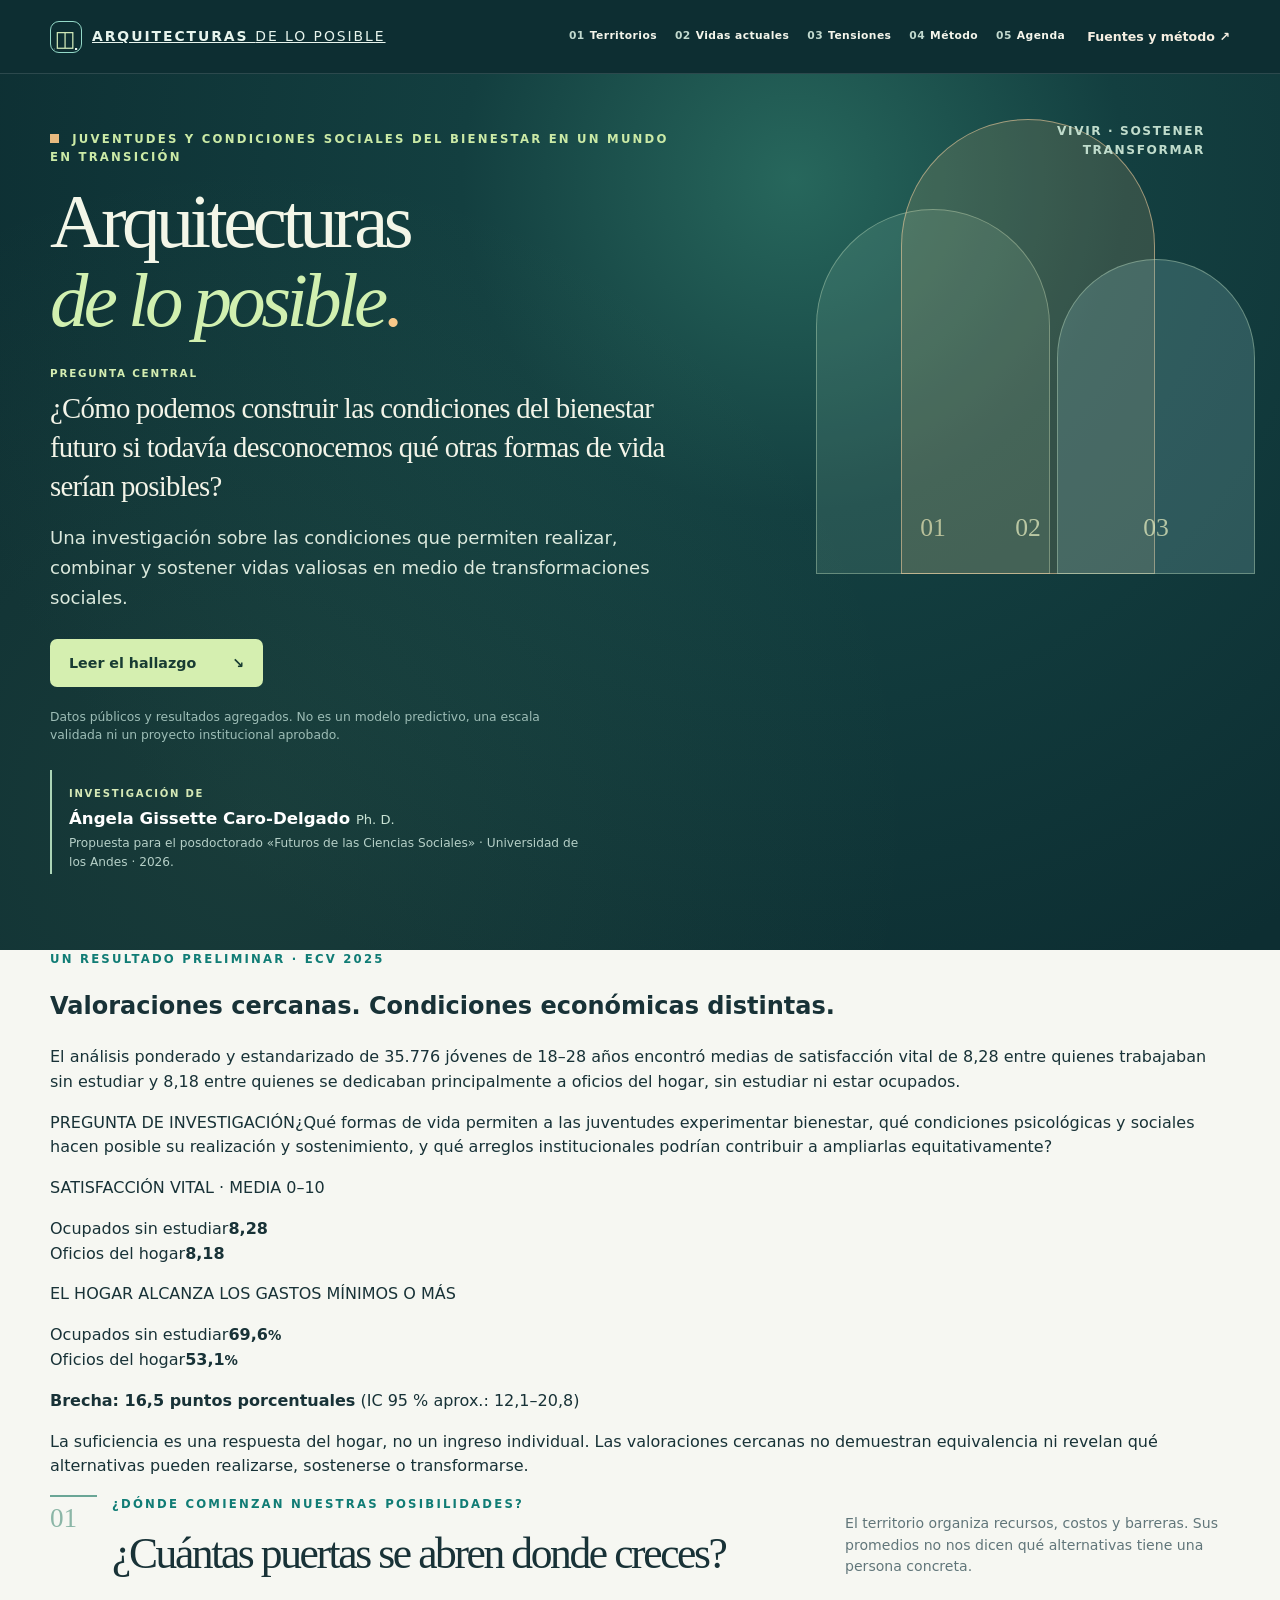
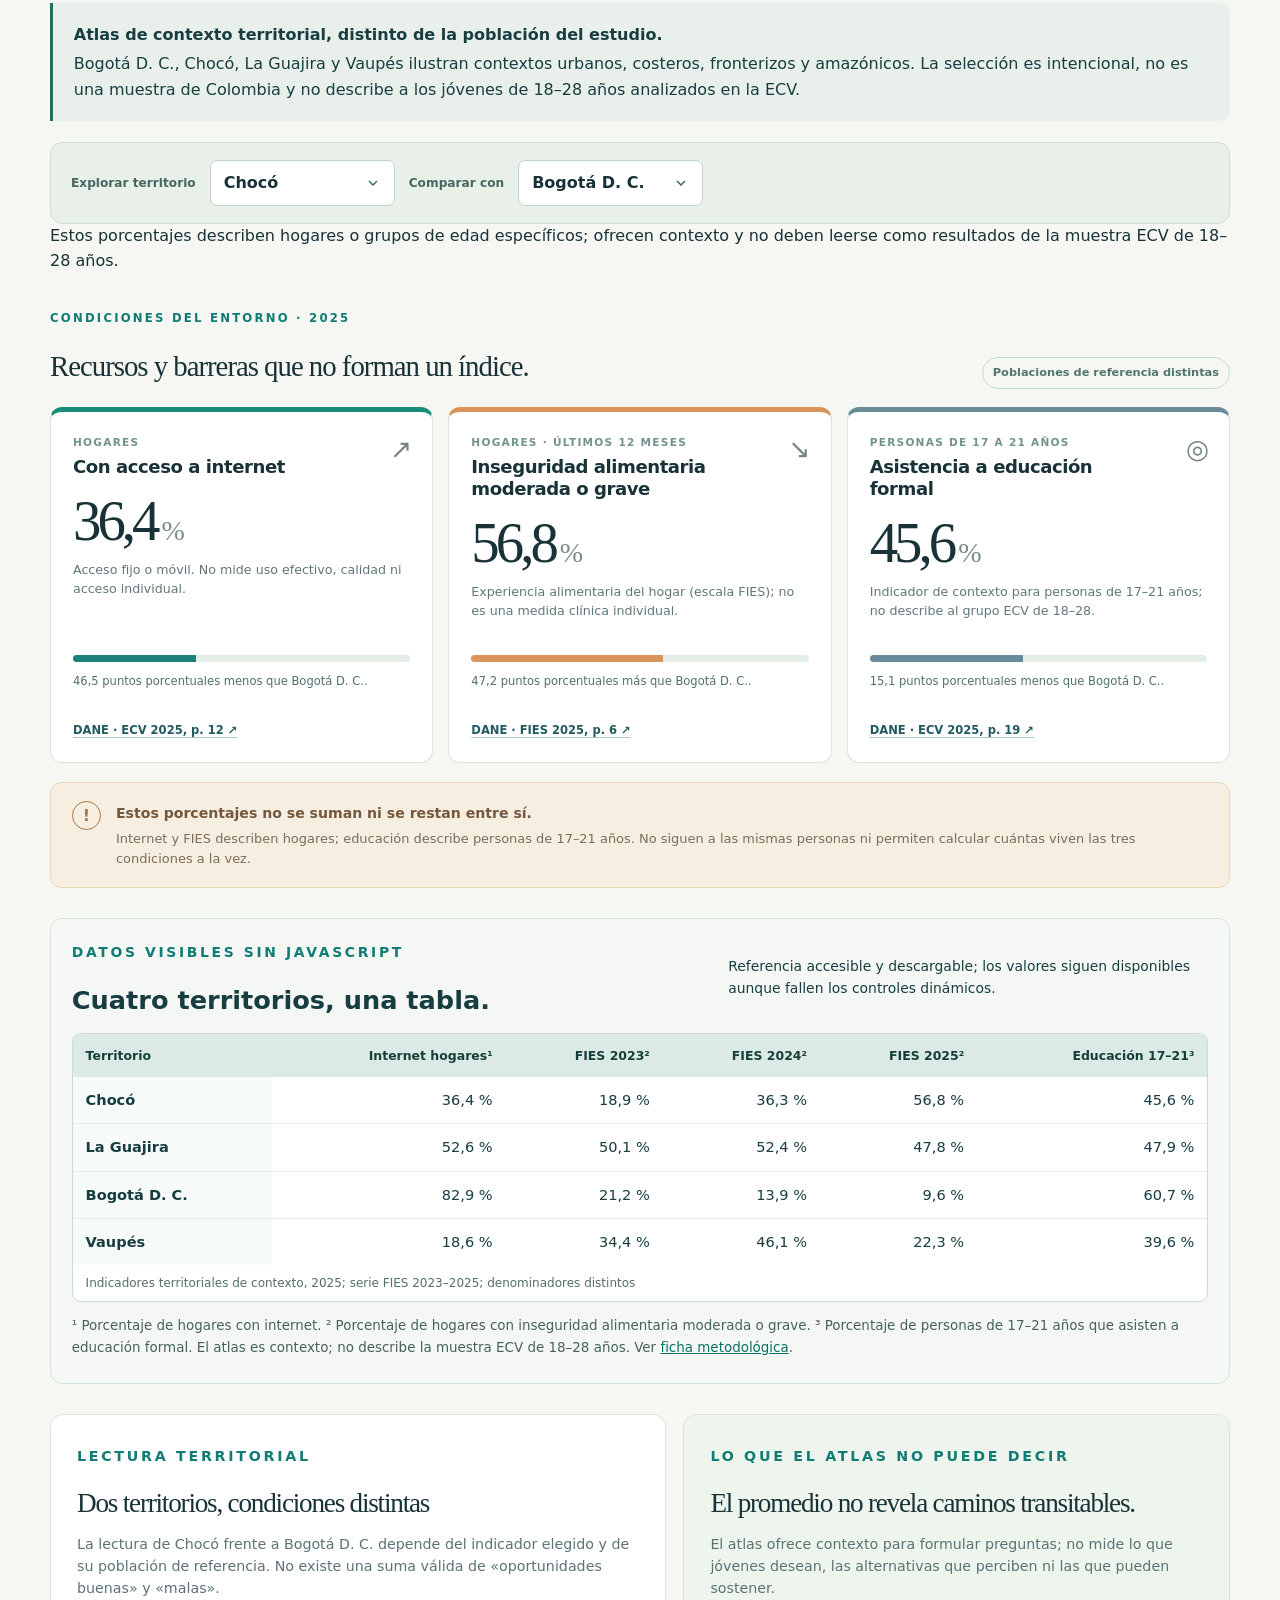
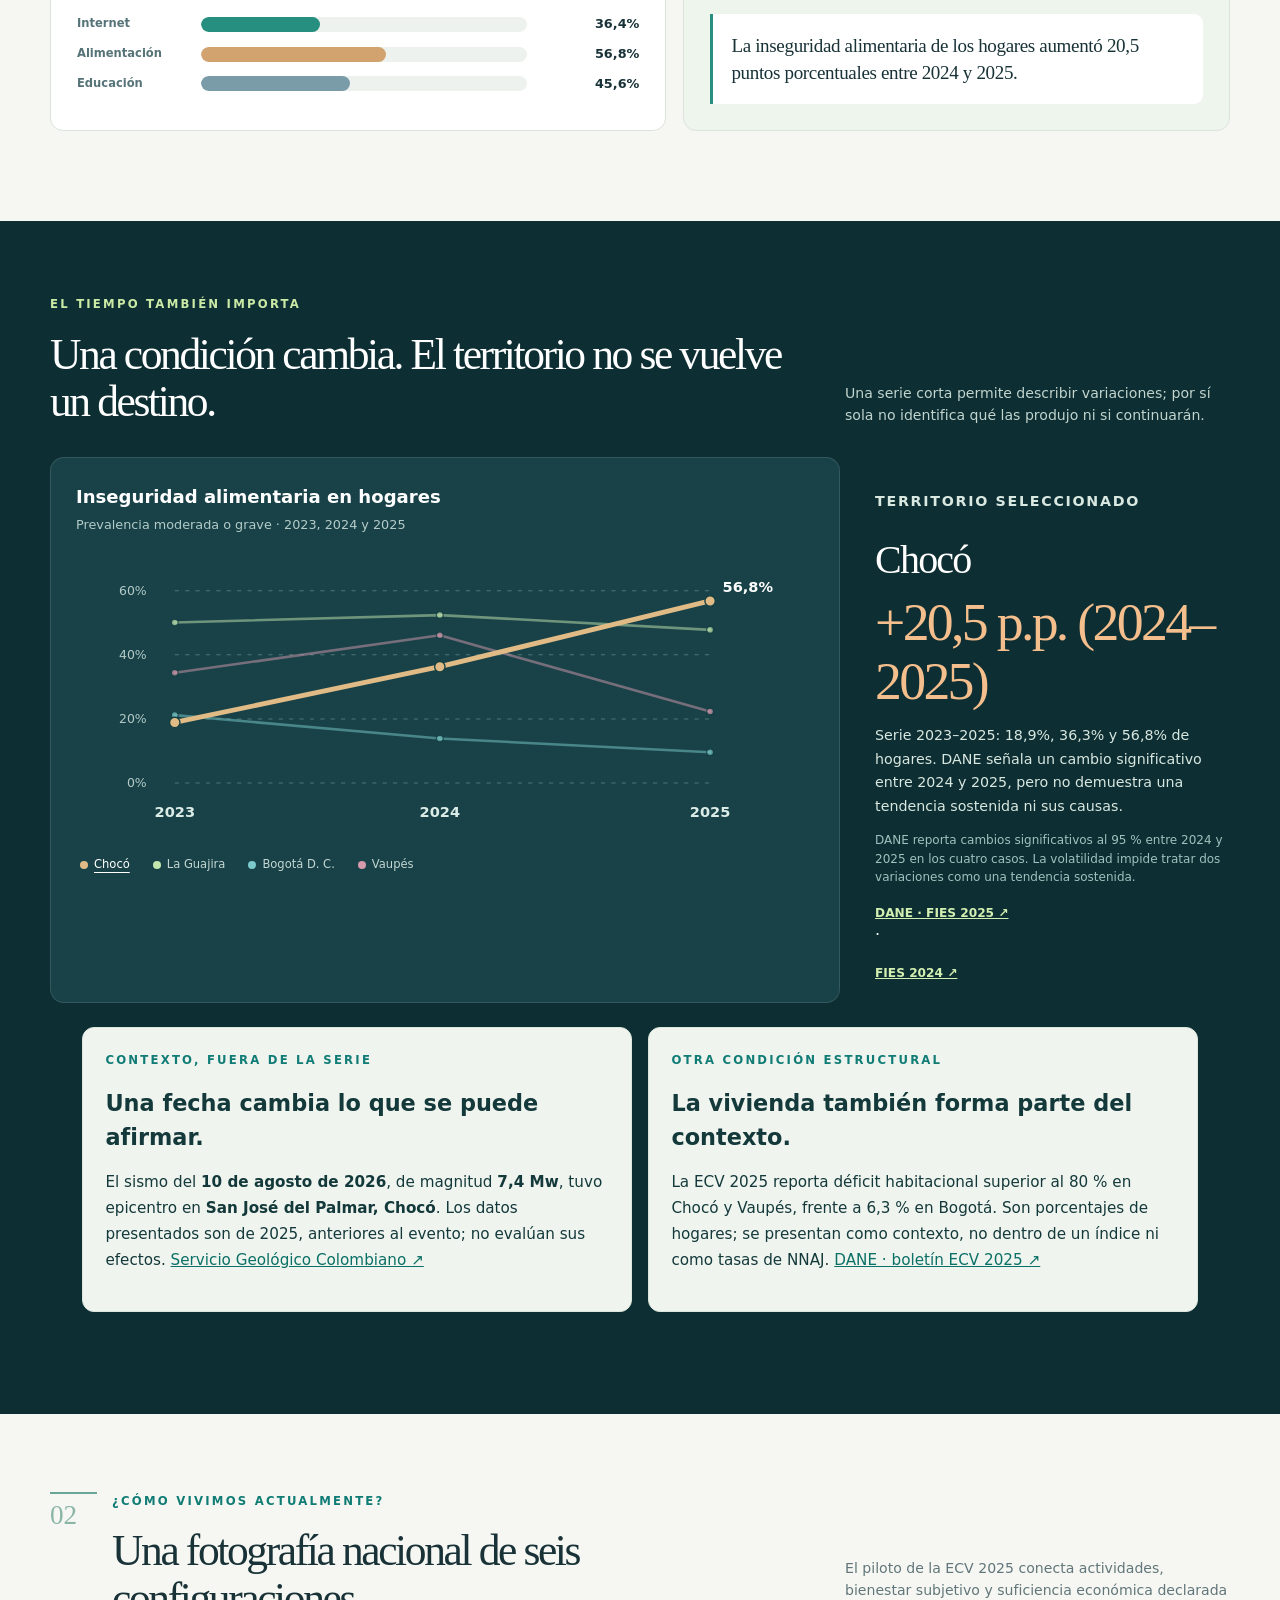
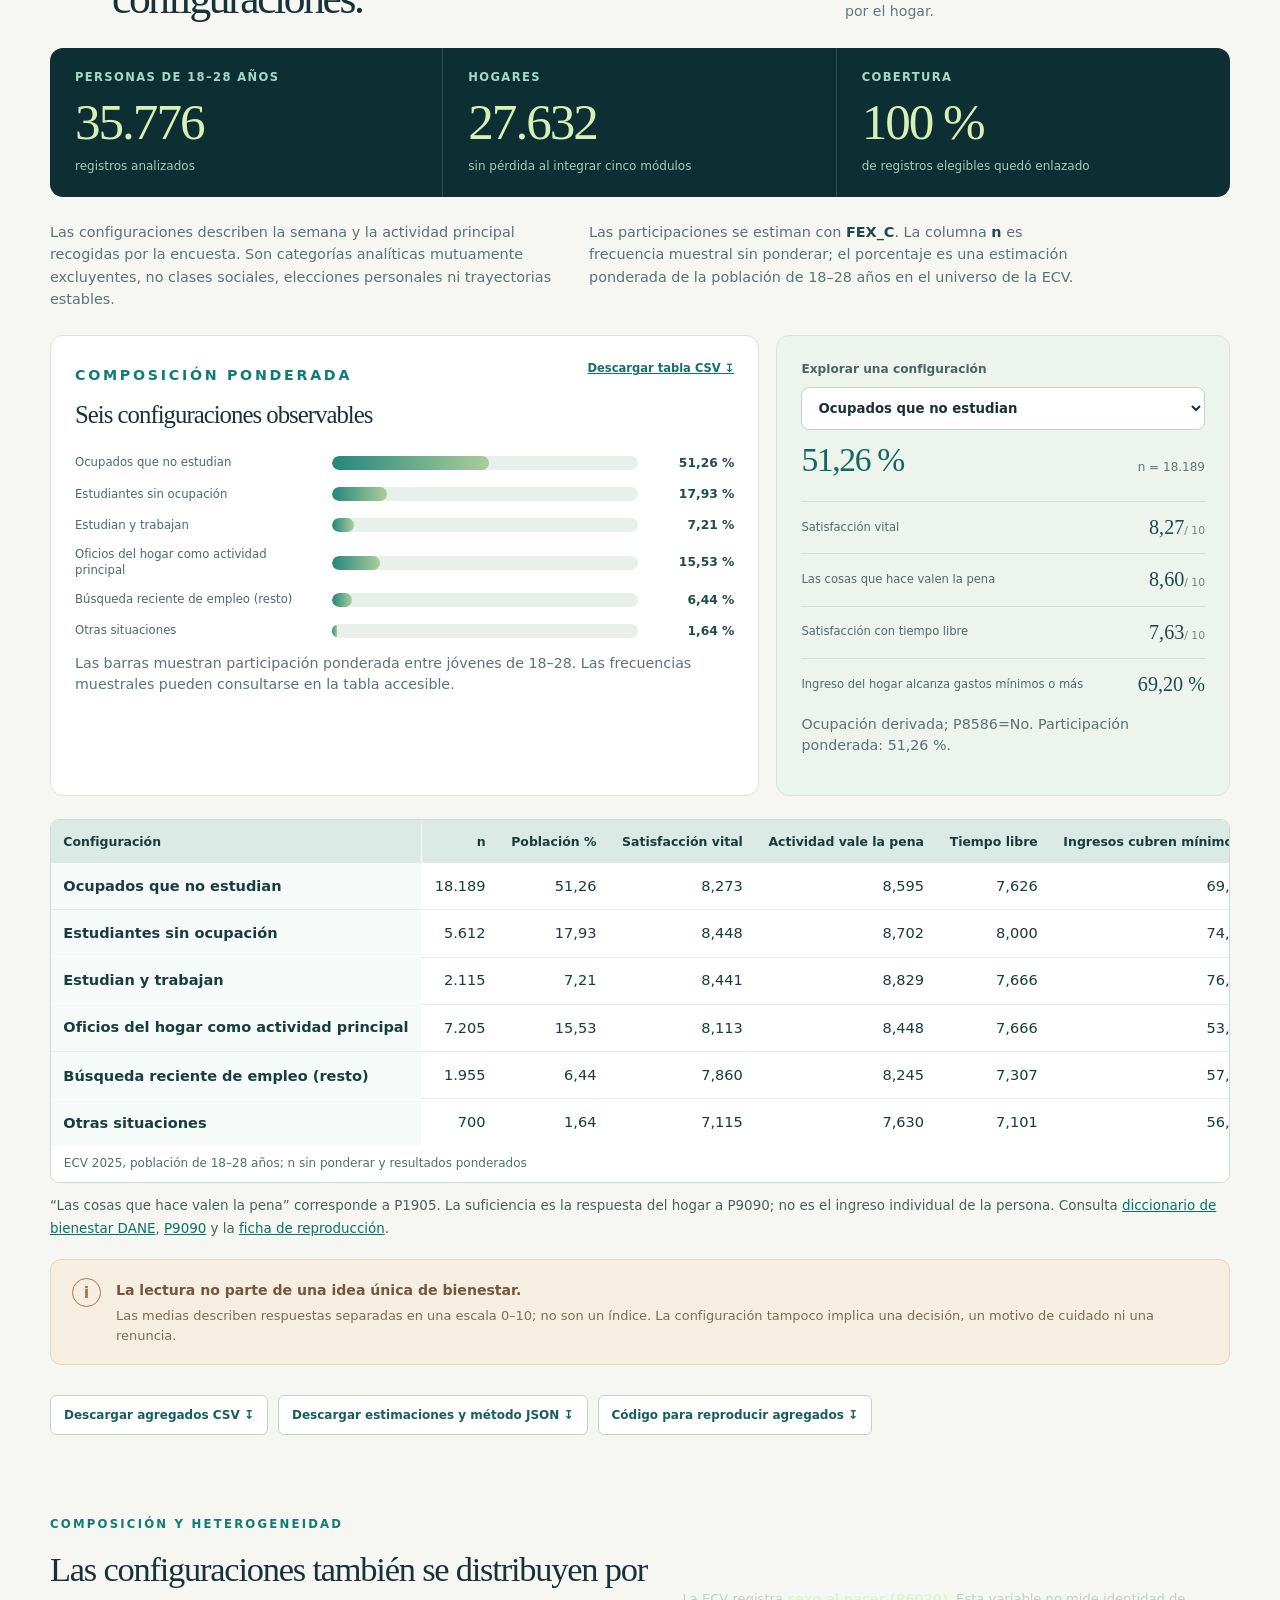
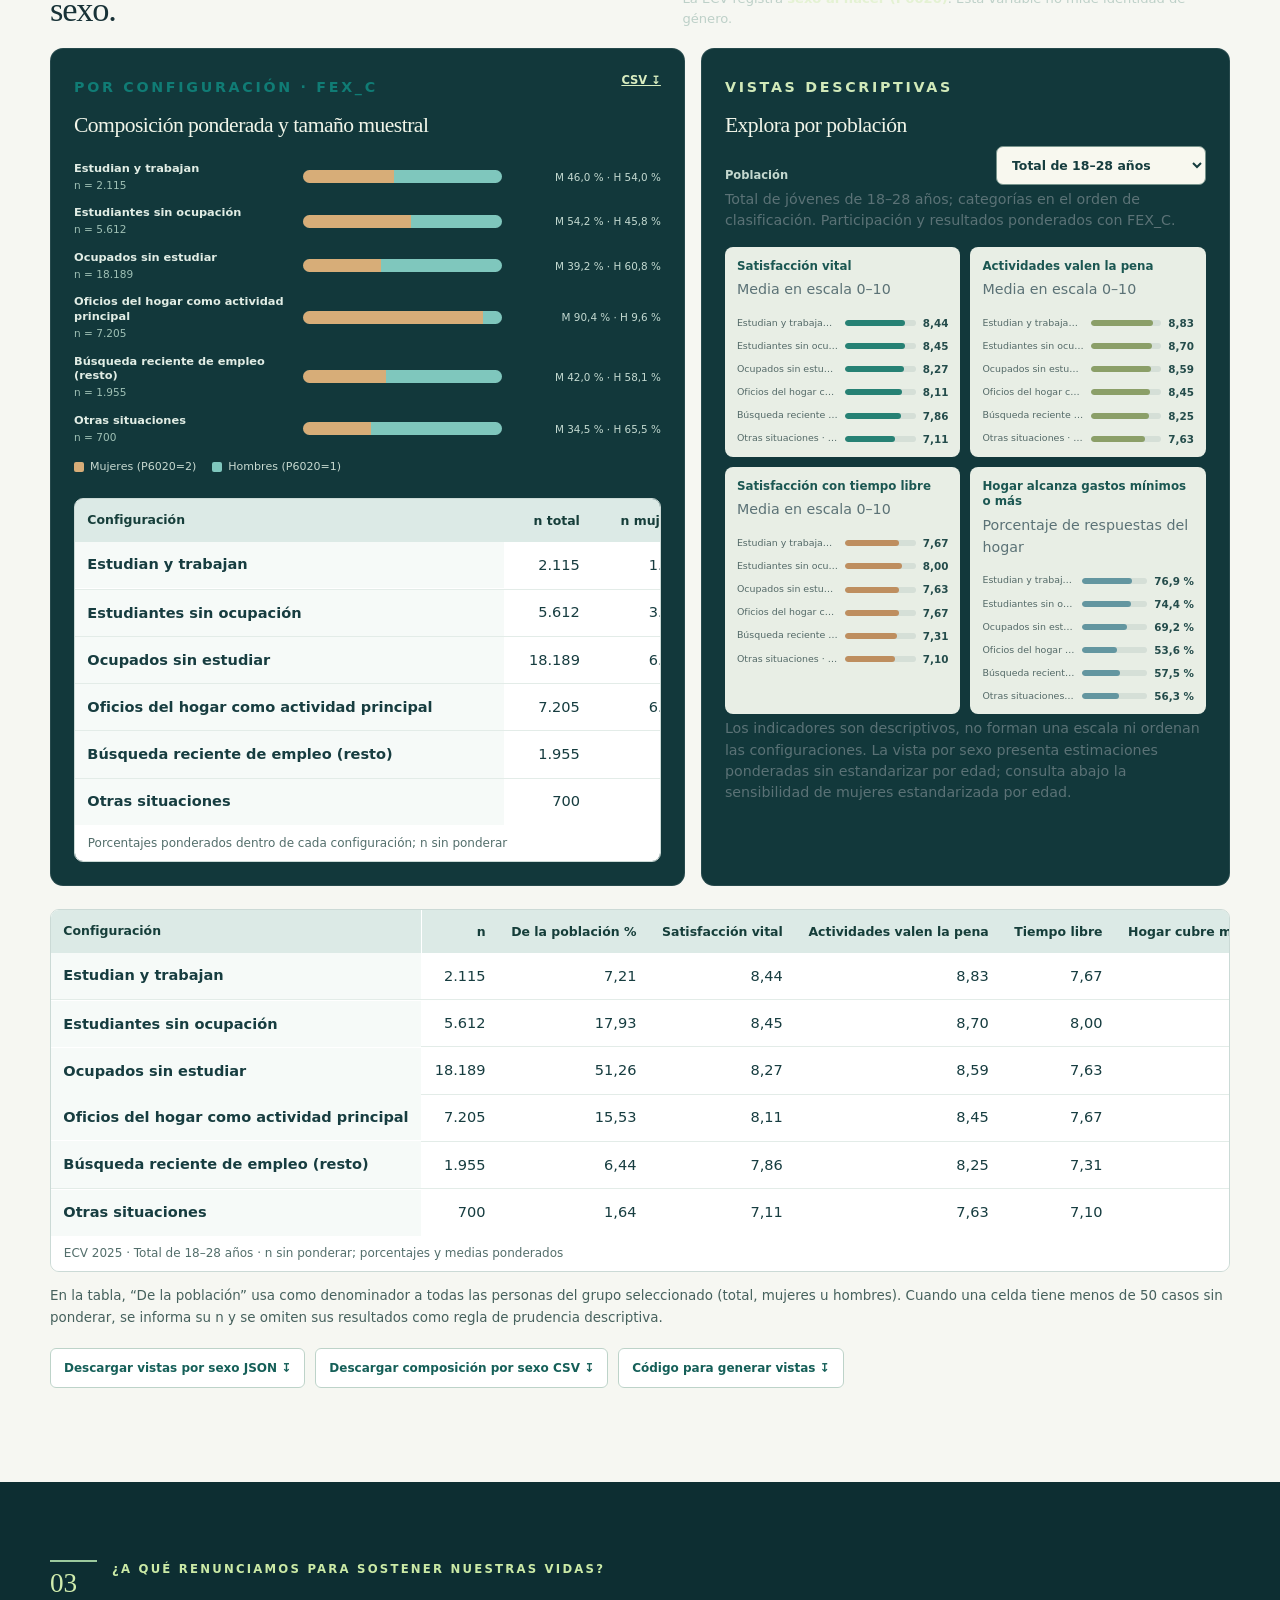
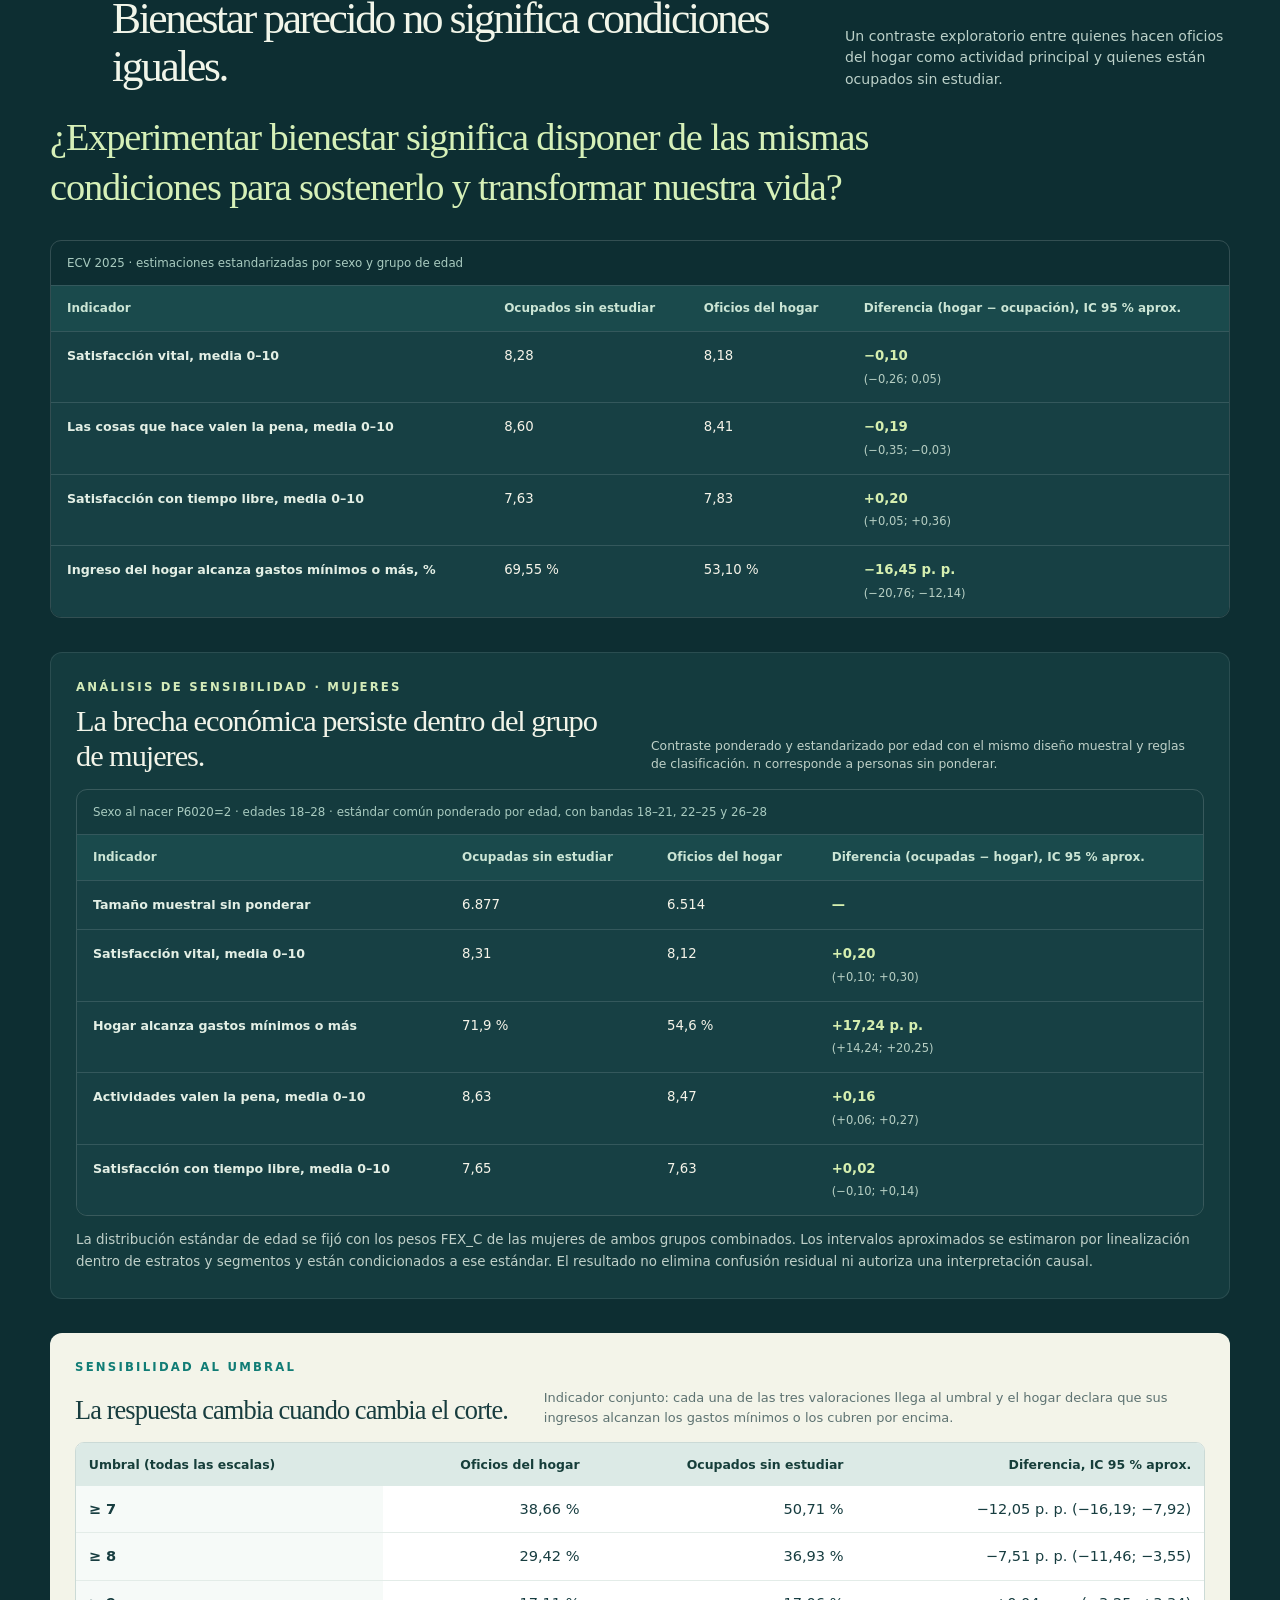
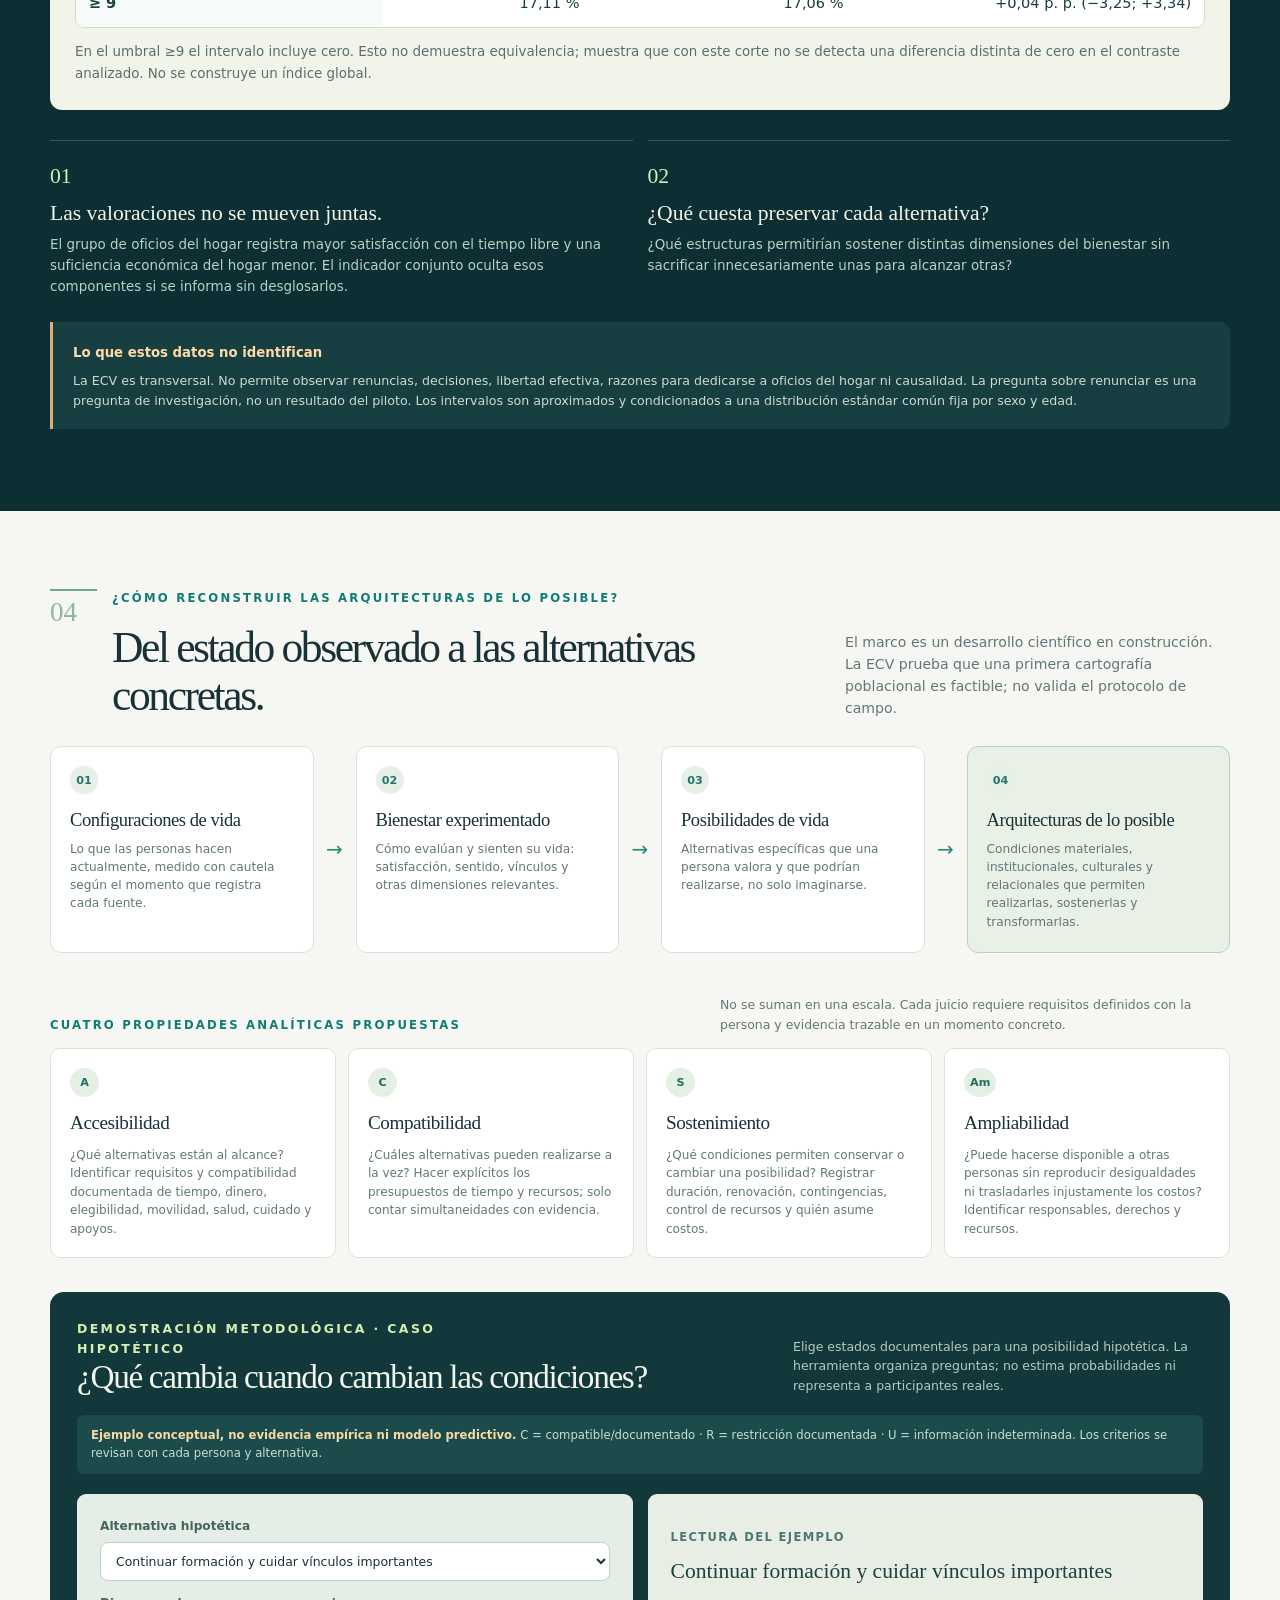
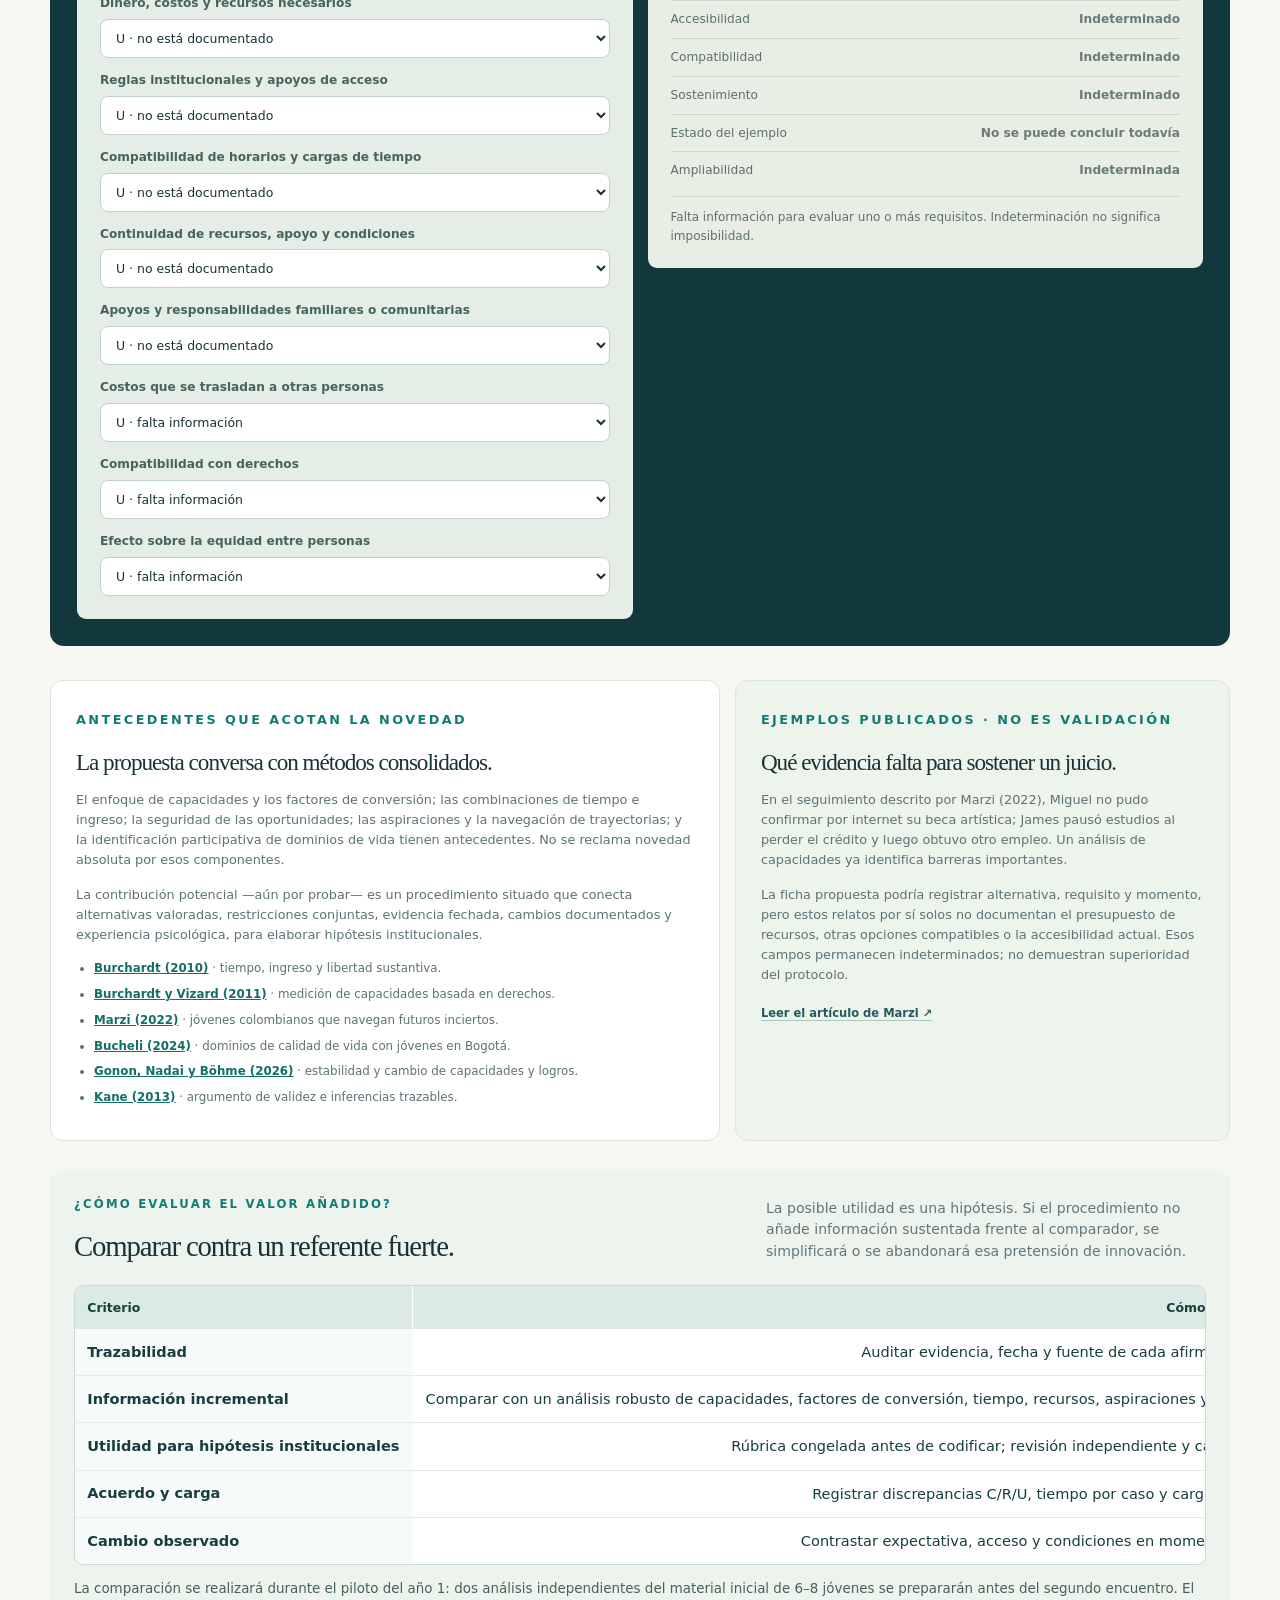
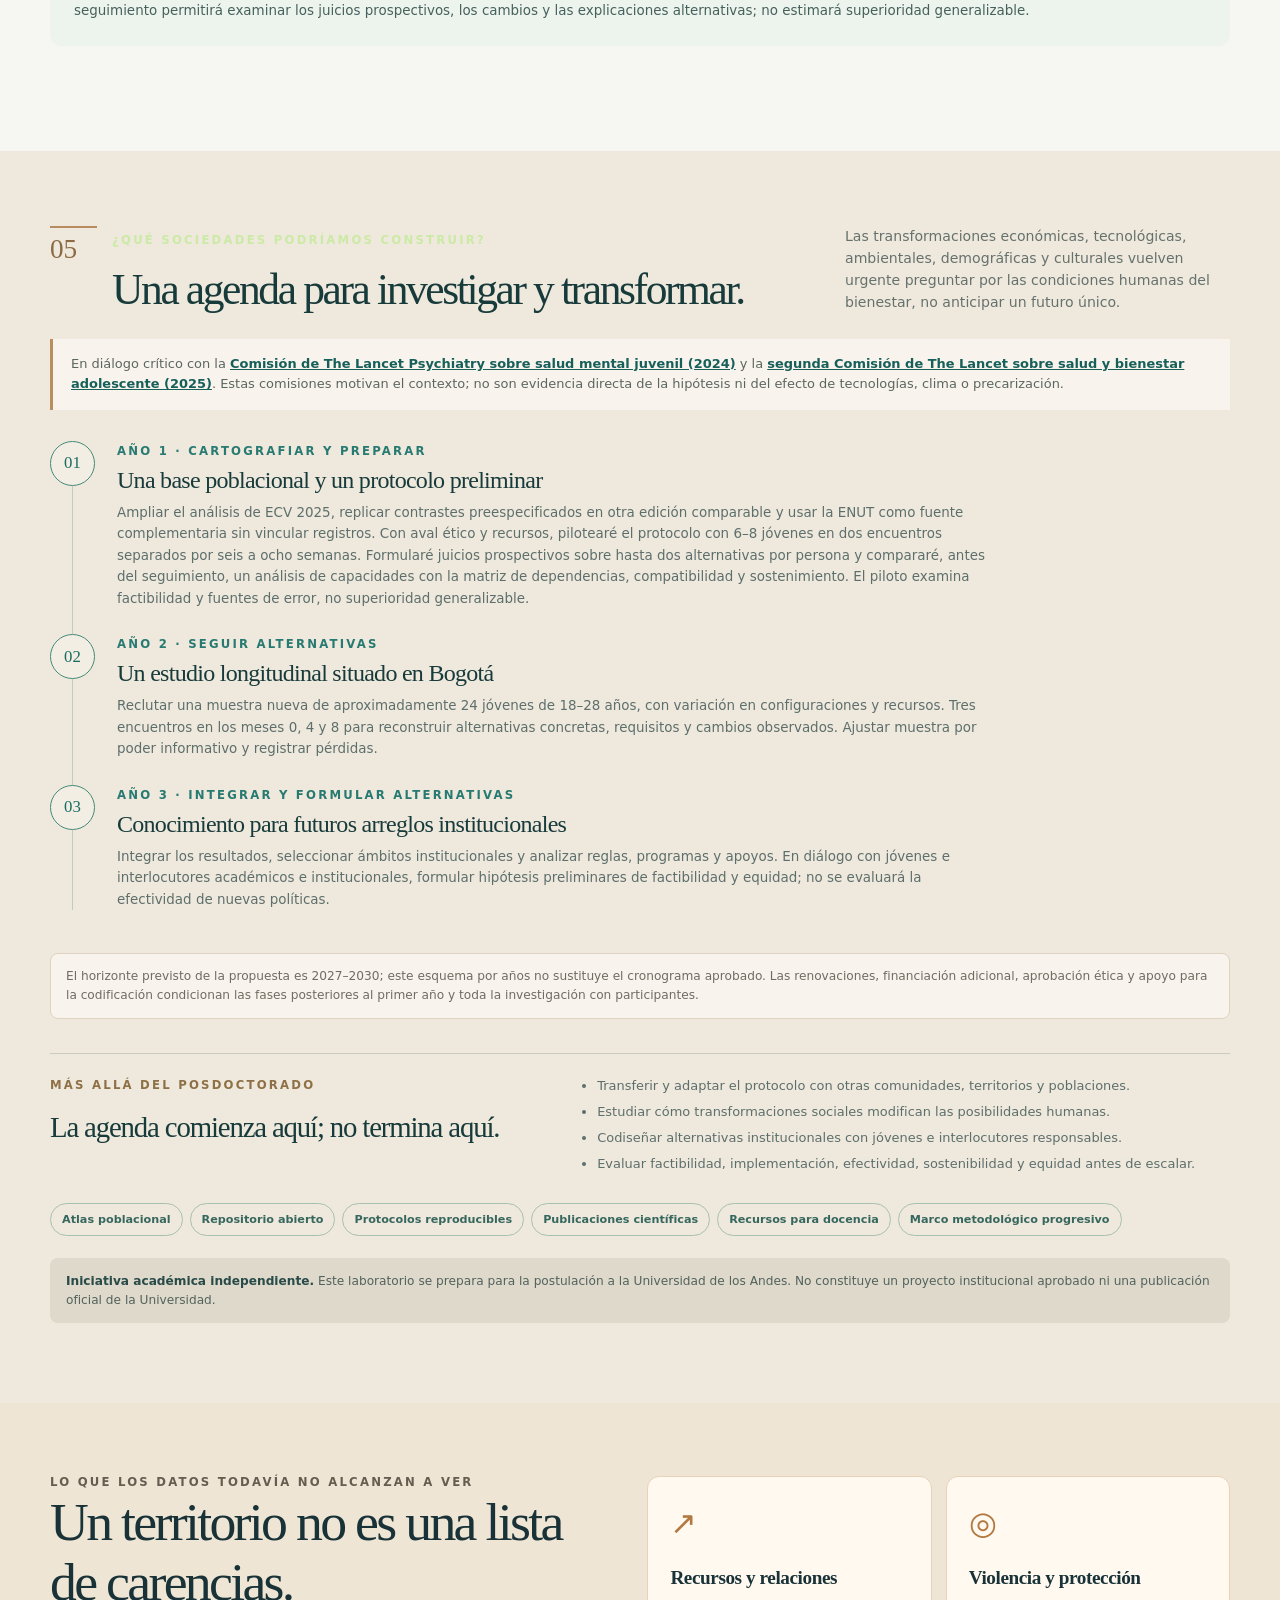
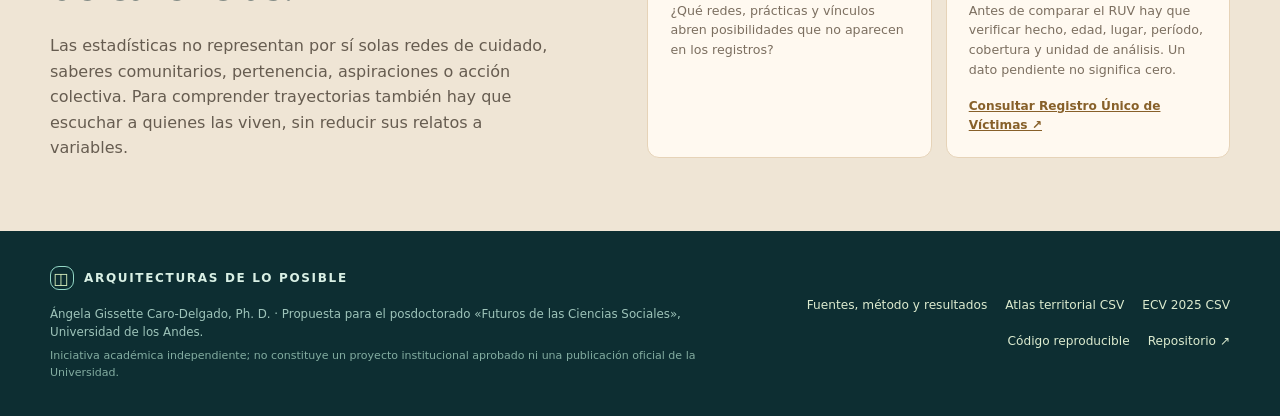
<file: index.html>
<!doctype html>
<html lang="es">
<head>
  <meta charset="utf-8">
  <meta name="viewport" content="width=device-width, initial-scale=1">
  <meta name="theme-color" content="#0d2e32">
  <meta name="description" content="Arquitecturas de lo posible: laboratorio académico sobre juventudes y condiciones sociales del bienestar. Datos territoriales, análisis ECV 2025 y metodología en desarrollo.">
  <meta property="og:title" content="Arquitecturas de lo posible">
  <meta property="og:description" content="Juventudes y condiciones sociales del bienestar en un mundo en transición.">
  <title>Arquitecturas de lo posible · Juventudes y bienestar</title>
  <link rel="icon" href="assets/favicon.svg" type="image/svg+xml">
  <link rel="stylesheet" href="styles.css?v=20261126-2">
  <script src="data/territorios.js" defer></script>
  <script src="data/demo_logic.js" defer></script>
  <script src="app.js" defer></script>
</head>
<body>
  <a href="#contenido" class="skip-link">Saltar al contenido</a>
  <header class="site-header">
    <div class="shell header-inner">
      <a class="brand" href="#inicio" aria-label="Arquitecturas de lo posible, inicio"><span class="brand-mark" aria-hidden="true">◫</span><span>ARQUITECTURAS <i>DE LO POSIBLE</i></span></a>
      <nav class="chapter-nav" aria-label="Secciones del laboratorio">
        <a href="#atlas">01 <span>Territorios</span></a>
        <a href="#vidas">02 <span>Vidas actuales</span></a>
        <a href="#renuncias">03 <span>Tensiones</span></a>
        <a href="#protocolo">04 <span>Método</span></a>
        <a href="#agenda">05 <span>Agenda</span></a>
      </nav>
      <a class="header-link" href="metodologia.html">Fuentes y método <span aria-hidden="true">↗</span></a>
    </div>
  </header>

  <main id="contenido">
    <section class="hero" id="inicio">
      <div class="shell hero-grid">
        <div class="hero-copy">
          <p class="eyebrow"><span class="eyebrow-square"></span> Juventudes y condiciones sociales del bienestar en un mundo en transición</p>
          <h1>Arquitecturas<br><em>de lo posible</em><span class="mark">.</span></h1>
          <p class="hero-question">¿Cómo podemos construir las condiciones del bienestar futuro si todavía desconocemos qué otras formas de vida serían posibles?</p>
          <p class="hero-sub">Una investigación sobre las condiciones que permiten realizar, combinar y sostener vidas valiosas en medio de transformaciones sociales.</p>
          <a class="primary-action" href="#hallazgo">Leer el hallazgo <span aria-hidden="true">↘</span></a>
          <p class="hero-small">Datos públicos y resultados agregados. No es un modelo predictivo, una escala validada ni un proyecto institucional aprobado.</p>
          <div class="author-credit">
            <p class="author-kicker">INVESTIGACIÓN DE</p>
            <p class="author-name">Ángela Gissette Caro-Delgado <span>Ph. D.</span></p>
            <p class="author-context">Propuesta para el posdoctorado «Futuros de las Ciencias Sociales» · Universidad de los Andes · 2026.</p>
          </div>
        </div>
        <div class="hero-art" aria-hidden="true">
          <div class="arch arch-a"><span class="arch-number">01</span></div>
          <div class="arch arch-b"><span class="arch-number">02</span></div>
          <div class="arch arch-c"><span class="arch-number">03</span></div>
          <div class="art-note">VIVIR · SOSTENER<br>TRANSFORMAR</div>
        </div>
      </div>
    </section>

    <section class="opening-finding" id="hallazgo" aria-labelledby="opening-title">
      <div class="shell opening-layout">
        <div class="opening-copy">
          <p class="eyebrow light">UN RESULTADO PRELIMINAR · ECV 2025</p>
          <h2 id="opening-title">Valoraciones cercanas. Condiciones económicas distintas.</h2>
          <p>El análisis ponderado y estandarizado de 35.776 jóvenes de 18–28 años encontró medias de satisfacción vital de 8,28 entre quienes trabajaban sin estudiar y 8,18 entre quienes se dedicaban principalmente a oficios del hogar, sin estudiar ni estar ocupados.</p>
          <p class="opening-question"><span>PREGUNTA DE INVESTIGACIÓN</span>¿Qué formas de vida permiten a las juventudes experimentar bienestar, qué condiciones psicológicas y sociales hacen posible su realización y sostenimiento, y qué arreglos institucionales podrían contribuir a ampliarlas equitativamente?</p>
        </div>
        <div class="opening-metrics" aria-label="Comparación preliminar de satisfacción vital y suficiencia económica del hogar">
          <article class="opening-stat">
            <p class="opening-stat-label">SATISFACCIÓN VITAL · MEDIA 0–10</p>
            <div class="opening-pair">
              <div><span>Ocupados sin estudiar</span><strong>8,28</strong></div>
              <div><span>Oficios del hogar</span><strong>8,18</strong></div>
            </div>
          </article>
          <article class="opening-stat economic">
            <p class="opening-stat-label">EL HOGAR ALCANZA LOS GASTOS MÍNIMOS O MÁS</p>
            <div class="opening-pair">
              <div><span>Ocupados sin estudiar</span><strong>69,6<small>%</small></strong></div>
              <div><span>Oficios del hogar</span><strong>53,1<small>%</small></strong></div>
            </div>
            <p class="opening-gap"><strong>Brecha: 16,5 puntos porcentuales</strong> <span>(IC 95 % aprox.: 12,1–20,8)</span></p>
          </article>
          <p class="opening-caveat">La suficiencia es una respuesta del hogar, no un ingreso individual. Las valoraciones cercanas no demuestran equivalencia ni revelan qué alternativas pueden realizarse, sostenerse o transformarse.</p>
        </div>
      </div>
    </section>

    <section class="atlas shell" id="atlas" aria-labelledby="atlas-title">
      <div class="chapter-heading">
        <span class="chapter-number">01</span>
        <div class="section-top">
          <div><p class="eyebrow light">¿DÓNDE COMIENZAN NUESTRAS POSIBILIDADES?</p><h2 id="atlas-title">¿Cuántas puertas se abren donde creces?</h2></div>
          <p>El territorio organiza recursos, costos y barreras. Sus promedios no nos dicen qué alternativas tiene una persona concreta.</p>
        </div>
      </div>
      <div class="rationale"><strong>Atlas de contexto territorial, distinto de la población del estudio.</strong> Bogotá D. C., Chocó, La Guajira y Vaupés ilustran contextos urbanos, costeros, fronterizos y amazónicos. La selección es intencional, no es una muestra de Colombia y no describe a los jóvenes de 18–28 años analizados en la ECV.</div>
      <div class="selection-panel">
        <label for="territory">Explorar territorio</label>
        <select id="territory"><option value="choco">Chocó</option><option value="guajira">La Guajira</option><option value="bogota">Bogotá D. C.</option><option value="vaupes">Vaupés</option></select>
        <label for="compare">Comparar con</label>
        <select id="compare"><option value="bogota">Bogotá D. C.</option><option value="choco">Chocó</option><option value="guajira">La Guajira</option><option value="vaupes">Vaupés</option></select>
      </div>
      <div class="atlas-scope">Estos porcentajes describen hogares o grupos de edad específicos; ofrecen contexto y no deben leerse como resultados de la muestra ECV de 18–28 años.</div>
      <div class="indicators-head"><div><p class="eyebrow light">CONDICIONES DEL ENTORNO · 2025</p><h3>Recursos y barreras que no forman un índice.</h3></div><span class="pill">Poblaciones de referencia distintas</span></div>
      <div class="indicator-grid">
        <article class="indicator-card good"><div class="card-icon" aria-hidden="true">↗</div><p class="indicator-type">HOGARES</p><h4>Con acceso a internet</h4><div class="indicator-number"><strong id="internet-val">36,4</strong><span>%</span></div><p class="card-description">Acceso fijo o móvil. No mide uso efectivo, calidad ni acceso individual.</p><div class="meter"><div id="internet-meter" class="meter-fill"></div></div><p class="comparison" id="internet-compare">46,5 puntos porcentuales menos que Bogotá D. C.</p><a href="https://www.dane.gov.co/files/operaciones/ECV/bol-ECV-2025.pdf#page=12" target="_blank" rel="noopener noreferrer" class="source-link">DANE · ECV 2025, p. 12 ↗</a></article>
        <article class="indicator-card concern"><div class="card-icon" aria-hidden="true">↘</div><p class="indicator-type">HOGARES · ÚLTIMOS 12 MESES</p><h4>Inseguridad alimentaria moderada o grave</h4><div class="indicator-number"><strong id="food-val">56,8</strong><span>%</span></div><p class="card-description">Experiencia alimentaria del hogar (escala FIES); no es una medida clínica individual.</p><div class="meter"><div id="food-meter" class="meter-fill"></div></div><p class="comparison" id="food-compare">47,2 puntos porcentuales más que Bogotá D. C.</p><a href="https://www.dane.gov.co/files/operaciones/FIES/bol-FIES-2025.pdf#page=6" target="_blank" rel="noopener noreferrer" class="source-link">DANE · FIES 2025, p. 6 ↗</a></article>
        <article class="indicator-card neutral"><div class="card-icon" aria-hidden="true">◎</div><p class="indicator-type">PERSONAS DE 17 A 21 AÑOS</p><h4>Asistencia a educación formal</h4><div class="indicator-number"><strong id="education-val">45,6</strong><span>%</span></div><p class="card-description">Indicador de contexto para personas de 17–21 años; no describe al grupo ECV de 18–28.</p><div class="meter"><div id="education-meter" class="meter-fill"></div></div><p class="comparison" id="education-compare">15,1 puntos porcentuales menos que Bogotá D. C.</p><a href="https://www.dane.gov.co/files/operaciones/ECV/bol-ECV-2025.pdf#page=19" target="_blank" rel="noopener noreferrer" class="source-link">DANE · ECV 2025, p. 19 ↗</a></article>
      </div>
      <div class="data-alert"><div class="data-alert-icon" aria-hidden="true">!</div><div><strong>Estos porcentajes no se suman ni se restan entre sí.</strong><p>Internet y FIES describen hogares; educación describe personas de 17–21 años. No siguen a las mismas personas ni permiten calcular cuántas viven las tres condiciones a la vez.</p></div></div>

      <section class="static-lookup" aria-labelledby="static-title">
        <div class="static-heading"><div><p class="eyebrow light">DATOS VISIBLES SIN JAVASCRIPT</p><h3 id="static-title">Cuatro territorios, una tabla.</h3></div><p>Referencia accesible y descargable; los valores siguen disponibles aunque fallen los controles dinámicos.</p></div>
        <div class="table-scroller" tabindex="0" role="region" aria-label="Tabla accesible de indicadores territoriales">
          <table class="fallback-table"><caption>Indicadores territoriales de contexto, 2025; serie FIES 2023–2025; denominadores distintos</caption><thead><tr><th scope="col">Territorio</th><th scope="col">Internet hogares¹</th><th scope="col">FIES 2023²</th><th scope="col">FIES 2024²</th><th scope="col">FIES 2025²</th><th scope="col">Educación 17–21³</th></tr></thead><tbody>
            <tr><th scope="row">Chocó</th><td>36,4 %</td><td>18,9 %</td><td>36,3 %</td><td>56,8 %</td><td>45,6 %</td></tr>
            <tr><th scope="row">La Guajira</th><td>52,6 %</td><td>50,1 %</td><td>52,4 %</td><td>47,8 %</td><td>47,9 %</td></tr>
            <tr><th scope="row">Bogotá D. C.</th><td>82,9 %</td><td>21,2 %</td><td>13,9 %</td><td>9,6 %</td><td>60,7 %</td></tr>
            <tr><th scope="row">Vaupés</th><td>18,6 %</td><td>34,4 %</td><td>46,1 %</td><td>22,3 %</td><td>39,6 %</td></tr>
          </tbody></table>
        </div>
        <p class="table-note">¹ Porcentaje de hogares con internet. ² Porcentaje de hogares con inseguridad alimentaria moderada o grave. ³ Porcentaje de personas de 17–21 años que asisten a educación formal. El atlas es contexto; no describe la muestra ECV de 18–28 años. Ver <a href="metodologia.html">ficha metodológica</a>.</p>
      </section>

      <div class="pair-grid">
        <article class="panel comparison-panel"><p class="eyebrow light">LECTURA TERRITORIAL</p><h3>Dos territorios, condiciones distintas</h3><p id="comparison-reading">La lectura de Chocó frente a Bogotá D. C. depende del indicador y su población de referencia.</p><div class="side-compare" id="side-compare" aria-label="Indicadores del territorio seleccionado"><p>Internet: 36,4 % · FIES: 56,8 % · Educación 17–21: 45,6 %.</p></div></article>
        <article class="panel future-panel"><p class="eyebrow light">LO QUE EL ATLAS NO PUEDE DECIR</p><h3>El promedio no revela caminos transitables.</h3><p>El atlas ofrece contexto para formular preguntas; no mide lo que jóvenes desean, las alternativas que perciben ni las que pueden sostener.</p><div class="future-note" id="territory-insight">En Chocó, la inseguridad alimentaria de los hogares aumentó 20,5 puntos porcentuales entre 2024 y 2025.</div></article>
      </div>
    </section>

    <section class="time-section" id="cambios" aria-labelledby="trend-title">
      <div class="shell">
        <div class="section-top"><div><p class="eyebrow">EL TIEMPO TAMBIÉN IMPORTA</p><h2 id="trend-title">Una condición cambia. El territorio no se vuelve un destino.</h2></div><p>Una serie corta permite describir variaciones; por sí sola no identifica qué las produjo ni si continuarán.</p></div>
        <div class="time-grid"><div class="time-graph panel-dark"><h3>Inseguridad alimentaria en hogares</h3><p>Prevalencia moderada o grave · 2023, 2024 y 2025</p><div id="trend-chart" role="img" aria-label="Gráfico de inseguridad alimentaria de los hogares, 2023 a 2025"><p>Tabla de respaldo: Chocó 18,9 → 36,3 → 56,8 %; La Guajira 50,1 → 52,4 → 47,8 %; Bogotá 21,2 → 13,9 → 9,6 %; Vaupés 34,4 → 46,1 → 22,3 %.</p></div><div class="trend-legend" id="trend-legend"></div></div><div class="time-reading"><p class="micro-label">TERRITORIO SELECCIONADO</p><h3 id="trend-name">Chocó</h3><strong id="trend-delta">+20,5 p.p.</strong><p id="trend-statement">Serie 2023–2025. DANE señala un cambio significativo entre 2024 y 2025, pero no demuestra una tendencia sostenida ni sus causas.</p><small>DANE reporta cambios significativos al 95 % entre 2024 y 2025 en los cuatro casos. La volatilidad impide tratar dos variaciones como una tendencia sostenida.</small><a class="light-source" target="_blank" rel="noopener noreferrer" href="https://www.dane.gov.co/files/operaciones/FIES/bol-FIES-2025.pdf#page=6">DANE · FIES 2025 ↗</a> · <a class="light-source" target="_blank" rel="noopener noreferrer" href="https://www.dane.gov.co/files/operaciones/FIES/bol-FIES-2024.pdf#page=7">FIES 2024 ↗</a></div></div>
        <div class="context-strip"><div><p class="eyebrow light">CONTEXTO, FUERA DE LA SERIE</p><h3>Una fecha cambia lo que se puede afirmar.</h3><p>El sismo del <strong>10 de agosto de 2026</strong>, de magnitud <strong>7,4 Mw</strong>, tuvo epicentro en <strong>San José del Palmar, Chocó</strong>. Los datos presentados son de 2025, anteriores al evento; no evalúan sus efectos. <a href="https://www2.sgc.gov.co/Noticias/Paginas/SGC-actualiza-la-informacion-sobre-el-sismo-ocurrido-en-San-Jose-del-Palmar-Choco.aspx" target="_blank" rel="noopener noreferrer">Servicio Geológico Colombiano ↗</a></p></div><div><p class="eyebrow light">OTRA CONDICIÓN ESTRUCTURAL</p><h3>La vivienda también forma parte del contexto.</h3><p>La ECV 2025 reporta déficit habitacional superior al 80 % en Chocó y Vaupés, frente a 6,3 % en Bogotá. Son porcentajes de hogares; se presentan como contexto, no dentro de un índice ni como tasas de NNAJ. <a href="https://www.dane.gov.co/files/operaciones/ECV/bol-ECV-2025.pdf" target="_blank" rel="noopener noreferrer">DANE · boletín ECV 2025 ↗</a></p></div></div>
      </div>
    </section>

    <section class="life-section shell" id="vidas" aria-labelledby="life-title">
      <div class="chapter-heading">
        <span class="chapter-number">02</span>
        <div class="section-top"><div><p class="eyebrow light">¿CÓMO VIVIMOS ACTUALMENTE?</p><h2 id="life-title">Una fotografía nacional de seis configuraciones.</h2></div><p>El piloto de la ECV 2025 conecta actividades, bienestar subjetivo y suficiencia económica declarada por el hogar.</p></div>
      </div>
      <div class="sample-banner">
        <div><span class="micro-label">PERSONAS DE 18–28 AÑOS</span><strong>35.776</strong><small>registros analizados</small></div>
        <div><span class="micro-label">HOGARES</span><strong>27.632</strong><small>sin pérdida al integrar cinco módulos</small></div>
        <div><span class="micro-label">COBERTURA</span><strong>100 %</strong><small>de registros elegibles quedó enlazado</small></div>
      </div>
      <div class="life-intro"><p>Las configuraciones describen la semana y la actividad principal recogidas por la encuesta. Son categorías analíticas mutuamente excluyentes, no clases sociales, elecciones personales ni trayectorias estables.</p><p>Las participaciones se estiman con <strong>FEX_C</strong>. La columna <strong>n</strong> es frecuencia muestral sin ponderar; el porcentaje es una estimación ponderada de la población de 18–28 años en el universo de la ECV.</p></div>
      <div class="group-explorer">
        <div class="group-visual panel">
          <div class="chart-head"><div><p class="eyebrow light">COMPOSICIÓN PONDERADA</p><h3>Seis configuraciones observables</h3></div><a href="data/ecv2025_groups.csv" download>Descargar tabla CSV ↧</a></div>
          <div id="config-plot" class="config-plot" role="group" aria-label="Barras de participación ponderada de seis configuraciones de vida"><p>Ocupados sin estudiar 51,26 %; estudiantes sin ocupación 17,93 %; estudian y trabajan 7,21 %; oficios del hogar 15,53 %; búsqueda reciente de empleo restante 6,44 %; otras situaciones 1,64 %.</p></div>
          <p class="visual-note">Las barras muestran participación ponderada entre jóvenes de 18–28. Las frecuencias muestrales pueden consultarse en la tabla accesible.</p>
        </div>
        <div class="group-detail panel" aria-live="polite">
          <label for="group-select">Explorar una configuración</label>
          <select id="group-select">
            <option value="occupied_no_study">Ocupados que no estudian</option>
            <option value="study_no_occupation">Estudiantes sin ocupación</option>
            <option value="study_and_work">Estudian y trabajan</option>
            <option value="home_primary">Oficios del hogar como actividad principal</option>
            <option value="searched_elsewhere">Búsqueda reciente de empleo (resto)</option>
            <option value="other">Otras situaciones</option>
          </select>
          <p class="detail-share"><strong id="group-share">51,26 %</strong><span id="group-n">n = 18.189</span></p>
          <dl class="outcome-list">
            <div><dt>Satisfacción vital</dt><dd><strong id="group-life">8,27</strong><span>/ 10</span></dd></div>
            <div><dt>Las cosas que hace valen la pena</dt><dd><strong id="group-meaning">8,59</strong><span>/ 10</span></dd></div>
            <div><dt>Satisfacción con tiempo libre</dt><dd><strong id="group-time">7,63</strong><span>/ 10</span></dd></div>
            <div><dt>Ingreso del hogar alcanza gastos mínimos o más</dt><dd><strong id="group-income">69,20 %</strong></dd></div>
          </dl>
          <p class="group-definition" id="group-definition">Ocupación observada/derivada; no estudia.</p>
        </div>
      </div>
      <div class="table-scroller" tabindex="0" role="region" aria-label="Resultados por configuración de vida">
        <table class="fallback-table"><caption>ECV 2025, población de 18–28 años; n sin ponderar y resultados ponderados</caption><thead><tr><th scope="col">Configuración</th><th scope="col">n</th><th scope="col">Población %</th><th scope="col">Satisfacción vital</th><th scope="col">Actividad vale la pena</th><th scope="col">Tiempo libre</th><th scope="col">Ingresos cubren mínimos %</th></tr></thead><tbody>
          <tr><th scope="row">Ocupados que no estudian</th><td>18.189</td><td>51,26</td><td>8,273</td><td>8,595</td><td>7,626</td><td>69,203</td></tr>
          <tr><th scope="row">Estudiantes sin ocupación</th><td>5.612</td><td>17,93</td><td>8,448</td><td>8,702</td><td>8,000</td><td>74,384</td></tr>
          <tr><th scope="row">Estudian y trabajan</th><td>2.115</td><td>7,21</td><td>8,441</td><td>8,829</td><td>7,666</td><td>76,924</td></tr>
          <tr><th scope="row">Oficios del hogar como actividad principal</th><td>7.205</td><td>15,53</td><td>8,113</td><td>8,448</td><td>7,666</td><td>53,627</td></tr>
          <tr><th scope="row">Búsqueda reciente de empleo (resto)</th><td>1.955</td><td>6,44</td><td>7,860</td><td>8,245</td><td>7,307</td><td>57,541</td></tr>
          <tr><th scope="row">Otras situaciones</th><td>700</td><td>1,64</td><td>7,115</td><td>7,630</td><td>7,101</td><td>56,312</td></tr>
        </tbody></table>
      </div>
      <p class="table-note">“Las cosas que hace valen la pena” corresponde a P1905. La suficiencia es la respuesta del hogar a P9090; no es el ingreso individual de la persona. Consulta <a href="https://microdatos.dane.gov.co/index.php/catalog/905/data-dictionary/F9?file_name=Caracteristicas+y+composicion+del+hogar" target="_blank" rel="noopener noreferrer">diccionario de bienestar DANE</a>, <a href="https://microdatos.dane.gov.co/index.php/catalog/905/data-dictionary/F51" target="_blank" rel="noopener noreferrer">P9090</a> y la <a href="metodologia.html#ecv">ficha de reproducción</a>.</p>
      <div class="data-alert"><div class="data-alert-icon" aria-hidden="true">i</div><div><strong>La lectura no parte de una idea única de bienestar.</strong><p>Las medias describen respuestas separadas en una escala 0–10; no son un índice. La configuración tampoco implica una decisión, un motivo de cuidado ni una renuncia.</p></div></div>
      <div class="download-row"><a class="download-link" href="data/ecv2025_groups.csv" download>Descargar agregados CSV ↧</a><a class="download-link" href="data/ecv2025_summary.json" download>Descargar estimaciones y método JSON ↧</a><a class="download-link" href="scripts/build_ecv2025_dashboard.py" download>Código para reproducir agregados ↧</a></div>

      <section class="sex-analysis" aria-labelledby="sex-analysis-title">
        <div class="sex-analysis-heading"><div><p class="eyebrow light">COMPOSICIÓN Y HETEROGENEIDAD</p><h3 id="sex-analysis-title">Las configuraciones también se distribuyen por sexo.</h3></div><p>La ECV registra <strong>sexo al nacer (P6020)</strong>. Esta variable no mide identidad de género.</p></div>
        <div class="sex-analysis-grid">
          <article class="panel sex-composition-panel">
            <div class="chart-head"><div><p class="eyebrow light">POR CONFIGURACIÓN · FEX_C</p><h4>Composición ponderada y tamaño muestral</h4></div><a href="data/ecv2025_sex_composition.csv" download>CSV ↧</a></div>
            <div id="sex-composition-chart" class="sex-composition-chart" role="img" aria-label="Composición ponderada por sexo al nacer en cada configuración; los tamaños muestrales son sin ponderar"><p>Ocupados sin estudiar: n=18.189, mujeres 39,2 %, hombres 60,8 %. Oficios del hogar: n=7.205, mujeres 90,4 %, hombres 9,6 %.</p></div>
            <div class="sex-legend"><span><i class="legend-women"></i>Mujeres (P6020=2)</span><span><i class="legend-men"></i>Hombres (P6020=1)</span></div>
            <div class="table-scroller sex-composition-table-wrap" tabindex="0" role="region" aria-label="Tabla de composición por sexo al nacer y tamaños muestrales">
              <table class="fallback-table sex-composition-table"><caption>Porcentajes ponderados dentro de cada configuración; n sin ponderar</caption><thead><tr><th scope="col">Configuración</th><th scope="col">n total</th><th scope="col">n mujeres</th><th scope="col">n hombres</th><th scope="col">Mujeres %</th><th scope="col">Hombres %</th></tr></thead><tbody>
                <tr><th scope="row">Estudian y trabajan</th><td>2.115</td><td>1.063</td><td>1.052</td><td>46,0</td><td>54,0</td></tr>
                <tr><th scope="row">Estudiantes sin ocupación</th><td>5.612</td><td>3.235</td><td>2.377</td><td>54,2</td><td>45,8</td></tr>
                <tr><th scope="row">Ocupados sin estudiar</th><td>18.189</td><td>6.877</td><td>11.312</td><td>39,2</td><td>60,8</td></tr>
                <tr><th scope="row">Oficios del hogar como actividad principal</th><td>7.205</td><td>6.514</td><td>691</td><td>90,4</td><td>9,6</td></tr>
                <tr><th scope="row">Búsqueda reciente de empleo (resto)</th><td>1.955</td><td>890</td><td>1.065</td><td>42,0</td><td>58,0</td></tr>
                <tr><th scope="row">Otras situaciones</th><td>700</td><td>272</td><td>428</td><td>34,5</td><td>65,5</td></tr>
              </tbody></table>
            </div>
          </article>
          <article class="panel sex-view-panel">
            <div class="sex-view-control"><div><p class="eyebrow light">VISTAS DESCRIPTIVAS</p><h4>Explora por población</h4></div><label for="sex-view-select">Población</label><select id="sex-view-select"><option value="all">Total de 18–28 años</option><option value="women">Mujeres (P6020=2)</option><option value="men">Hombres (P6020=1)</option></select></div>
            <p id="sex-view-description" class="sex-view-description">Total de jóvenes de 18–28 años; categorías en el orden de clasificación. Participación y resultados ponderados con FEX_C.</p>
            <div class="sex-outcome-grid" id="sex-outcome-panels">
              <p class="visual-note">Las vistas muestran cada dimensión por separado: satisfacción vital, valoración de las actividades, satisfacción con el tiempo libre y suficiencia económica del hogar.</p>
            </div>
            <p class="visual-note">Los indicadores son descriptivos, no forman una escala ni ordenan las configuraciones. La vista por sexo presenta estimaciones ponderadas sin estandarizar por edad; consulta abajo la sensibilidad de mujeres estandarizada por edad.</p>
          </article>
        </div>
        <div class="table-scroller sex-results-wrap" tabindex="0" role="region" aria-label="Resultados interactivos por sexo al nacer y configuración de vida">
          <table class="fallback-table sex-results-table"><caption id="sex-results-caption">ECV 2025 · Total de jóvenes de 18–28 años · n sin ponderar; porcentajes y medias ponderados</caption><thead><tr><th scope="col">Configuración</th><th scope="col">n</th><th scope="col">De la población %</th><th scope="col">Satisfacción vital</th><th scope="col">Actividades valen la pena</th><th scope="col">Tiempo libre</th><th scope="col">Hogar cubre mínimos %</th></tr></thead><tbody id="sex-results-body">
            <tr><th scope="row">Estudian y trabajan</th><td>2.115</td><td>7,21</td><td>8,44</td><td>8,83</td><td>7,67</td><td>76,92</td></tr>
            <tr><th scope="row">Estudiantes sin ocupación</th><td>5.612</td><td>17,93</td><td>8,45</td><td>8,70</td><td>8,00</td><td>74,38</td></tr>
            <tr><th scope="row">Ocupados sin estudiar</th><td>18.189</td><td>51,26</td><td>8,27</td><td>8,60</td><td>7,63</td><td>69,20</td></tr>
            <tr><th scope="row">Oficios del hogar como actividad principal</th><td>7.205</td><td>15,53</td><td>8,11</td><td>8,45</td><td>7,67</td><td>53,63</td></tr>
            <tr><th scope="row">Búsqueda reciente de empleo (resto)</th><td>1.955</td><td>6,44</td><td>7,86</td><td>8,25</td><td>7,31</td><td>57,54</td></tr>
            <tr><th scope="row">Otras situaciones</th><td>700</td><td>1,64</td><td>7,12</td><td>7,63</td><td>7,10</td><td>56,31</td></tr>
          </tbody></table>
        </div>
        <p class="table-note">En la tabla, “De la población” usa como denominador a todas las personas del grupo seleccionado (total, mujeres u hombres). Cuando una celda tiene menos de 50 casos sin ponderar, se informa su n y se omiten sus resultados como regla de prudencia descriptiva.</p>
        <div class="download-row"><a class="download-link" href="data/ecv2025_sex.json" download>Descargar vistas por sexo JSON ↧</a><a class="download-link" href="data/ecv2025_sex_composition.csv" download>Descargar composición por sexo CSV ↧</a><a class="download-link" href="scripts/build_ecv2025_sex_dashboard.py" download>Código para generar vistas ↧</a></div>
      </section>
    </section>

    <section class="renunciation-section" id="renuncias" aria-labelledby="renuncia-title">
      <div class="shell">
        <div class="chapter-heading">
          <span class="chapter-number">03</span>
          <div class="section-top"><div><p class="eyebrow">¿A QUÉ RENUNCIAMOS PARA SOSTENER NUESTRAS VIDAS?</p><h2 id="renuncia-title">Bienestar parecido no significa condiciones iguales.</h2></div><p>Un contraste exploratorio entre quienes hacen oficios del hogar como actividad principal y quienes están ocupados sin estudiar.</p></div>
        </div>
        <p class="renunciation-lede">¿Experimentar bienestar significa disponer de las mismas condiciones para sostenerlo y transformar nuestra vida?</p>
        <div class="comparison-table-wrap">
          <table class="contrast-table">
            <caption>ECV 2025 · estimaciones estandarizadas por sexo y grupo de edad</caption>
            <thead><tr><th scope="col">Indicador</th><th scope="col">Ocupados sin estudiar</th><th scope="col">Oficios del hogar</th><th scope="col">Diferencia (hogar − ocupación), IC 95 % aprox.</th></tr></thead>
            <tbody>
              <tr><th scope="row">Satisfacción vital, media 0–10</th><td>8,28</td><td>8,18</td><td>−0,10 <small>(−0,26; 0,05)</small></td></tr>
              <tr><th scope="row">Las cosas que hace valen la pena, media 0–10</th><td>8,60</td><td>8,41</td><td>−0,19 <small>(−0,35; −0,03)</small></td></tr>
              <tr><th scope="row">Satisfacción con tiempo libre, media 0–10</th><td>7,63</td><td>7,83</td><td>+0,20 <small>(+0,05; +0,36)</small></td></tr>
              <tr><th scope="row">Ingreso del hogar alcanza gastos mínimos o más, %</th><td>69,55 %</td><td>53,10 %</td><td>−16,45 p. p. <small>(−20,76; −12,14)</small></td></tr>
            </tbody>
          </table>
        </div>
        <div class="women-sensitivity">
          <div class="women-sensitivity-heading"><p class="eyebrow light">ANÁLISIS DE SENSIBILIDAD · MUJERES</p><h3>La brecha económica persiste dentro del grupo de mujeres.</h3><p>Contraste ponderado y estandarizado por edad con el mismo diseño muestral y reglas de clasificación. n corresponde a personas sin ponderar.</p></div>
          <div class="comparison-table-wrap">
            <table class="contrast-table women-table"><caption>Sexo al nacer P6020=2 · edades 18–28 · estándar común ponderado por edad, con bandas 18–21, 22–25 y 26–28</caption>
              <thead><tr><th scope="col">Indicador</th><th scope="col">Ocupadas sin estudiar</th><th scope="col">Oficios del hogar</th><th scope="col">Diferencia (ocupadas − hogar), IC 95 % aprox.</th></tr></thead>
              <tbody>
                <tr><th scope="row">Tamaño muestral sin ponderar</th><td>6.877</td><td>6.514</td><td>—</td></tr>
                <tr><th scope="row">Satisfacción vital, media 0–10</th><td>8,31</td><td>8,12</td><td>+0,20 <small>(+0,10; +0,30)</small></td></tr>
                <tr><th scope="row">Hogar alcanza gastos mínimos o más</th><td>71,9 %</td><td>54,6 %</td><td>+17,24 p. p. <small>(+14,24; +20,25)</small></td></tr>
                <tr><th scope="row">Actividades valen la pena, media 0–10</th><td>8,63</td><td>8,47</td><td>+0,16 <small>(+0,06; +0,27)</small></td></tr>
                <tr><th scope="row">Satisfacción con tiempo libre, media 0–10</th><td>7,65</td><td>7,63</td><td>+0,02 <small>(−0,10; +0,14)</small></td></tr>
              </tbody>
            </table>
          </div>
          <p class="table-note">La distribución estándar de edad se fijó con los pesos FEX_C de las mujeres de ambos grupos combinados. Los intervalos aproximados se estimaron por linealización dentro de estratos y segmentos y están condicionados a ese estándar. El resultado no elimina confusión residual ni autoriza una interpretación causal.</p>
        </div>
        <div class="threshold-panel">
          <div class="threshold-intro"><p class="eyebrow light">SENSIBILIDAD AL UMBRAL</p><h3>La respuesta cambia cuando cambia el corte.</h3><p>Indicador conjunto: cada una de las tres valoraciones llega al umbral y el hogar declara que sus ingresos alcanzan los gastos mínimos o los cubren por encima.</p></div>
          <div class="table-scroller" tabindex="0" role="region" aria-label="Sensibilidad del indicador conjunto a umbrales de 7, 8 y 9">
            <table class="fallback-table threshold-table"><thead><tr><th scope="col">Umbral (todas las escalas)</th><th scope="col">Oficios del hogar</th><th scope="col">Ocupados sin estudiar</th><th scope="col">Diferencia, IC 95 % aprox.</th></tr></thead><tbody>
              <tr><th scope="row">≥ 7</th><td>38,66 %</td><td>50,71 %</td><td>−12,05 p. p. (−16,19; −7,92)</td></tr>
              <tr><th scope="row">≥ 8</th><td>29,42 %</td><td>36,93 %</td><td>−7,51 p. p. (−11,46; −3,55)</td></tr>
              <tr><th scope="row">≥ 9</th><td>17,11 %</td><td>17,06 %</td><td>+0,04 p. p. (−3,25; +3,34)</td></tr>
            </tbody></table>
          </div>
          <p class="table-note">En el umbral ≥9 el intervalo incluye cero. Esto no demuestra equivalencia; muestra que con este corte no se detecta una diferencia distinta de cero en el contraste analizado. No se construye un índice global.</p>
        </div>
        <div class="interpretation-grid">
          <article><span>01</span><h3>Las valoraciones no se mueven juntas.</h3><p>El grupo de oficios del hogar registra mayor satisfacción con el tiempo libre y una suficiencia económica del hogar menor. El indicador conjunto oculta esos componentes si se informa sin desglosarlos.</p></article>
          <article><span>02</span><h3>¿Qué cuesta preservar cada alternativa?</h3><p>¿Qué estructuras permitirían sostener distintas dimensiones del bienestar sin sacrificar innecesariamente unas para alcanzar otras?</p></article>
        </div>
        <aside class="causal-caveat"><strong>Lo que estos datos no identifican</strong><p>La ECV es transversal. No permite observar renuncias, decisiones, libertad efectiva, razones para dedicarse a oficios del hogar ni causalidad. La pregunta sobre renunciar es una pregunta de investigación, no un resultado del piloto. Los intervalos son aproximados y condicionados a una distribución estándar común fija por sexo y edad.</p></aside>
      </div>
    </section>

    <section class="methodology-section shell" id="protocolo" aria-labelledby="method-title">
      <div class="chapter-heading">
        <span class="chapter-number">04</span>
        <div class="section-top"><div><p class="eyebrow light">¿CÓMO RECONSTRUIR LAS ARQUITECTURAS DE LO POSIBLE?</p><h2 id="method-title">Del estado observado a las alternativas concretas.</h2></div><p>El marco es un desarrollo científico en construcción. La ECV prueba que una primera cartografía poblacional es factible; no valida el protocolo de campo.</p></div>
      </div>
      <div class="concept-map" aria-label="Niveles conceptuales propuestos">
        <article><span>01</span><h3>Configuraciones de vida</h3><p>Lo que las personas hacen actualmente, medido con cautela según el momento que registra cada fuente.</p></article>
        <div class="concept-arrow" aria-hidden="true">→</div>
        <article><span>02</span><h3>Bienestar experimentado</h3><p>Cómo evalúan y sienten su vida: satisfacción, sentido, vínculos y otras dimensiones relevantes.</p></article>
        <div class="concept-arrow" aria-hidden="true">→</div>
        <article><span>03</span><h3>Posibilidades de vida</h3><p>Alternativas específicas que una persona valora y que podrían realizarse, no solo imaginarse.</p></article>
        <div class="concept-arrow" aria-hidden="true">→</div>
        <article class="concept-highlight"><span>04</span><h3>Arquitecturas de lo posible</h3><p>Condiciones materiales, institucionales, culturales y relacionales que permiten realizarlas, sostenerlas y transformarlas.</p></article>
      </div>
      <div class="properties-heading"><p class="eyebrow light">CUATRO PROPIEDADES ANALÍTICAS PROPUESTAS</p><p>No se suman en una escala. Cada juicio requiere requisitos definidos con la persona y evidencia trazable en un momento concreto.</p></div>
      <div class="property-grid">
        <article class="property-card"><span>A</span><h3>Accesibilidad</h3><p>¿Qué alternativas están al alcance? Identificar requisitos y compatibilidad documentada de tiempo, dinero, elegibilidad, movilidad, salud, cuidado y apoyos.</p></article>
        <article class="property-card"><span>C</span><h3>Compatibilidad</h3><p>¿Cuáles alternativas pueden realizarse a la vez? Hacer explícitos los presupuestos de tiempo y recursos; solo contar simultaneidades con evidencia.</p></article>
        <article class="property-card"><span>S</span><h3>Sostenimiento</h3><p>¿Qué condiciones permiten conservar o cambiar una posibilidad? Registrar duración, renovación, contingencias, control de recursos y quién asume costos.</p></article>
        <article class="property-card"><span>Am</span><h3>Ampliabilidad</h3><p>¿Puede hacerse disponible a otras personas sin reproducir desigualdades ni trasladarles injustamente los costos? Identificar responsables, derechos y recursos.</p></article>
      </div>

      <div class="demo-panel">
        <div class="demo-heading"><div><p class="eyebrow">DEMOSTRACIÓN METODOLÓGICA · CASO HIPOTÉTICO</p><h3>¿Qué cambia cuando cambian las condiciones?</h3></div><p>Elige estados documentales para una posibilidad hipotética. La herramienta organiza preguntas; no estima probabilidades ni representa a participantes reales.</p></div>
        <div class="demo-warning" role="note"><strong>Ejemplo conceptual, no evidencia empírica ni modelo predictivo.</strong> C = compatible/documentado · R = restricción documentada · U = información indeterminada. Los criterios se revisan con cada persona y alternativa.</div>
        <div class="demo-controls">
          <div class="workbench-inputs">
            <label for="life-option">Alternativa hipotética</label>
            <select id="life-option"><option value="study_care">Continuar formación y cuidar vínculos importantes</option><option value="work_study">Combinar un empleo con formación</option><option value="creative_work">Desarrollar una actividad creativa remunerada</option></select>
            <label for="economy-state">Dinero, costos y recursos necesarios</label>
            <select id="economy-state"><option value="U">U · no está documentado</option><option value="C">C · compatible</option><option value="R">R · hay una restricción</option></select>
            <label for="institution-state">Reglas institucionales y apoyos de acceso</label>
            <select id="institution-state"><option value="U">U · no está documentado</option><option value="C">C · compatible</option><option value="R">R · hay una restricción</option></select>
            <label for="time-state">Compatibilidad de horarios y cargas de tiempo</label>
            <select id="time-state"><option value="U">U · no está documentado</option><option value="C">C · compatible</option><option value="R">R · hay una restricción</option></select>
            <label for="continuity-state">Continuidad de recursos, apoyo y condiciones</label>
            <select id="continuity-state"><option value="U">U · no está documentado</option><option value="C">C · compatible</option><option value="R">R · hay una restricción</option></select>
            <label for="family-state">Apoyos y responsabilidades familiares o comunitarias</label>
            <select id="family-state"><option value="U">U · no está documentado</option><option value="C">C · compatible</option><option value="R">R · hay una restricción</option></select>
            <label for="cost-state">Costos que se trasladan a otras personas</label>
            <select id="cost-state"><option value="U">U · falta información</option><option value="C">C · no se documenta un traslado injusto</option><option value="R">R · hay un costo injusto</option></select>
            <label for="rights-state">Compatibilidad con derechos</label>
            <select id="rights-state"><option value="U">U · falta información</option><option value="C">C · compatible</option><option value="R">R · hay una restricción de derechos</option></select>
            <label for="equity-state">Efecto sobre la equidad entre personas</label>
            <select id="equity-state"><option value="U">U · falta información</option><option value="C">C · compatible</option><option value="R">R · reproduce desigualdad</option></select>
          </div>
          <div class="demo-results" aria-live="polite">
            <p class="micro-label">LECTURA DEL EJEMPLO</p><h4 id="demo-option">Continuar formación y cuidar vínculos importantes</h4>
            <div class="result-line"><span>Accesibilidad</span><strong id="demo-access">Indeterminada</strong></div>
            <div class="result-line"><span>Compatibilidad</span><strong id="demo-compatible">Indeterminada</strong></div>
            <div class="result-line"><span>Sostenimiento</span><strong id="demo-sustain">Indeterminada</strong></div>
            <div class="result-line"><span>Estado del ejemplo</span><strong id="demo-overall">No se puede concluir todavía</strong></div>
            <div class="result-line"><span>Ampliabilidad</span><strong id="demo-expand">Indeterminada</strong></div>
            <p id="demo-explanation" class="demo-explanation">Información todavía insuficiente para describir esta posibilidad. Indeterminación no significa imposibilidad.</p>
          </div>
        </div>
      </div>

      <div class="precedents-grid">
        <article class="panel"><p class="eyebrow light">ANTECEDENTES QUE ACOTAN LA NOVEDAD</p><h3>La propuesta conversa con métodos consolidados.</h3><p>El enfoque de capacidades y los factores de conversión; las combinaciones de tiempo e ingreso; la seguridad de las oportunidades; las aspiraciones y la navegación de trayectorias; y la identificación participativa de dominios de vida tienen antecedentes. No se reclama novedad absoluta por esos componentes.</p><p>La contribución potencial —aún por probar— es un procedimiento situado que conecta alternativas valoradas, restricciones conjuntas, evidencia fechada, cambios documentados y experiencia psicológica, para elaborar hipótesis institucionales.</p><ul class="reference-list">
          <li><a href="https://doi.org/10.1177/0961463X10369754" target="_blank" rel="noopener noreferrer">Burchardt (2010)</a> · tiempo, ingreso y libertad sustantiva.</li>
          <li><a href="https://doi.org/10.1080/19452829.2011.541790" target="_blank" rel="noopener noreferrer">Burchardt y Vizard (2011)</a> · medición de capacidades basada en derechos.</li>
          <li><a href="https://doi.org/10.1177/13607804211024273" target="_blank" rel="noopener noreferrer">Marzi (2022)</a> · jóvenes colombianos que navegan futuros inciertos.</li>
          <li><a href="https://doi.org/10.1007/s11205-024-03414-8" target="_blank" rel="noopener noreferrer">Bucheli (2024)</a> · dominios de calidad de vida con jóvenes en Bogotá.</li>
          <li><a href="https://doi.org/10.1080/19452829.2026.2699231" target="_blank" rel="noopener noreferrer">Gonon, Nadai y Böhme (2026)</a> · estabilidad y cambio de capacidades y logros.</li>
          <li><a href="https://doi.org/10.1111/jedm.12000" target="_blank" rel="noopener noreferrer">Kane (2013)</a> · argumento de validez e inferencias trazables.</li>
        </ul></article>
        <article class="panel case-panel"><p class="eyebrow light">EJEMPLOS PUBLICADOS · NO ES VALIDACIÓN</p><h3>Qué evidencia falta para sostener un juicio.</h3><p>En el seguimiento descrito por Marzi (2022), Miguel no pudo confirmar por internet su beca artística; James pausó estudios al perder el crédito y luego obtuvo otro empleo. Un análisis de capacidades ya identifica barreras importantes.</p><p>La ficha propuesta podría registrar alternativa, requisito y momento, pero estos relatos por sí solos no documentan el presupuesto de recursos, otras opciones compatibles o la accesibilidad actual. Esos campos permanecen indeterminados; no demuestran superioridad del protocolo.</p><a class="source-link" href="https://doi.org/10.1177/13607804211024273" target="_blank" rel="noopener noreferrer">Leer el artículo de Marzi ↗</a></article>
      </div>

      <div class="evaluation-panel">
        <div class="section-top"><div><p class="eyebrow light">¿CÓMO EVALUAR EL VALOR AÑADIDO?</p><h3>Comparar contra un referente fuerte.</h3></div><p>La posible utilidad es una hipótesis. Si el procedimiento no añade información sustentada frente al comparador, se simplificará o se abandonará esa pretensión de innovación.</p></div>
        <div class="table-scroller" tabindex="0" role="region" aria-label="Criterios para evaluar la contribución metodológica">
          <table class="fallback-table"><thead><tr><th scope="col">Criterio</th><th scope="col">Cómo se contrastaría</th><th scope="col">Qué cuestionaría la contribución</th></tr></thead><tbody>
            <tr><th scope="row">Trazabilidad</th><td>Auditar evidencia, fecha y fuente de cada afirmación decisiva.</td><td>Inferencias clave sin respaldo verificable.</td></tr>
            <tr><th scope="row">Información incremental</th><td>Comparar con un análisis robusto de capacidades, factores de conversión, tiempo, recursos, aspiraciones y curso de vida.</td><td>Las mismas conclusiones aparecen con la misma evidencia.</td></tr>
            <tr><th scope="row">Utilidad para hipótesis institucionales</th><td>Rúbrica congelada antes de codificar; revisión independiente y casos negativos.</td><td>Las recomendaciones siguen siendo generales o no comprobables.</td></tr>
            <tr><th scope="row">Acuerdo y carga</th><td>Registrar discrepancias C/R/U, tiempo por caso y carga para jóvenes.</td><td>Mayor carga sin más hallazgos confiables.</td></tr>
            <tr><th scope="row">Cambio observado</th><td>Contrastar expectativa, acceso y condiciones en momentos sucesivos.</td><td>Confundir no realización con falta de acceso o depender de recuerdos no corroborados.</td></tr>
          </tbody></table>
        </div>
        <p class="table-note">La comparación se realizará durante el piloto del año 1: dos análisis independientes del material inicial de 6–8 jóvenes se prepararán antes del segundo encuentro. El seguimiento permitirá examinar los juicios prospectivos, los cambios y las explicaciones alternativas; no estimará superioridad generalizable.</p>
      </div>


    </section>

    <section class="agenda-section" id="agenda" aria-labelledby="agenda-title">
      <div class="shell">
        <div class="chapter-heading">
          <span class="chapter-number">05</span>
          <div class="section-top"><div><p class="eyebrow">¿QUÉ SOCIEDADES PODRÍAMOS CONSTRUIR?</p><h2 id="agenda-title">Una agenda para investigar y transformar.</h2></div><p>Las transformaciones económicas, tecnológicas, ambientales, demográficas y culturales vuelven urgente preguntar por las condiciones humanas del bienestar, no anticipar un futuro único.</p></div>
        </div>
        <div class="commissions-note"><p>En diálogo crítico con la <a href="https://pubmed.ncbi.nlm.nih.gov/39147461/" target="_blank" rel="noopener noreferrer">Comisión de The Lancet Psychiatry sobre salud mental juvenil (2024)</a> y la <a href="https://pubmed.ncbi.nlm.nih.gov/40409329/" target="_blank" rel="noopener noreferrer">segunda Comisión de The Lancet sobre salud y bienestar adolescente (2025)</a>. Estas comisiones motivan el contexto; no son evidencia directa de la hipótesis ni del efecto de tecnologías, clima o precarización.</p></div>
        <div class="timeline">
          <article class="timeline-item"><span class="timeline-marker">01</span><div><p class="eyebrow light">AÑO 1 · CARTOGRAFIAR Y PREPARAR</p><h3>Una base poblacional y un protocolo preliminar</h3><p>Ampliar el análisis de ECV 2025, replicar contrastes preespecificados en otra edición comparable y usar la ENUT como fuente complementaria sin vincular registros. Con aval ético y recursos, pilotearé el protocolo con 6–8 jóvenes en dos encuentros separados por seis a ocho semanas. Formularé juicios prospectivos sobre hasta dos alternativas por persona y compararé, antes del seguimiento, un análisis de capacidades con la matriz de dependencias, compatibilidad y sostenimiento. El piloto examina factibilidad y fuentes de error, no superioridad generalizable.</p></div></article>
          <article class="timeline-item"><span class="timeline-marker">02</span><div><p class="eyebrow light">AÑO 2 · SEGUIR ALTERNATIVAS</p><h3>Un estudio longitudinal situado en Bogotá</h3><p>Reclutar una muestra nueva de aproximadamente 24 jóvenes de 18–28 años, con variación en configuraciones y recursos. Tres encuentros en los meses 0, 4 y 8 para reconstruir alternativas concretas, requisitos y cambios observados. Ajustar muestra por poder informativo y registrar pérdidas.</p></div></article>
          <article class="timeline-item"><span class="timeline-marker">03</span><div><p class="eyebrow light">AÑO 3 · INTEGRAR Y FORMULAR ALTERNATIVAS</p><h3>Conocimiento para futuros arreglos institucionales</h3><p>Integrar los resultados, seleccionar ámbitos institucionales y analizar reglas, programas y apoyos. En diálogo con jóvenes e interlocutores académicos e institucionales, formular hipótesis preliminares de factibilidad y equidad; no se evaluará la efectividad de nuevas políticas.</p></div></article>
        </div>
        <p class="timeline-caveat">El horizonte previsto de la propuesta es 2027–2030; este esquema por años no sustituye el cronograma aprobado. Las renovaciones, financiación adicional, aprobación ética y apoyo para la codificación condicionan las fases posteriores al primer año y toda la investigación con participantes.</p>
        <div class="long-agenda">
          <div><p class="eyebrow">MÁS ALLÁ DEL POSDOCTORADO</p><h3>La agenda comienza aquí; no termina aquí.</h3></div>
          <ul><li>Transferir y adaptar el protocolo con otras comunidades, territorios y poblaciones.</li><li>Estudiar cómo transformaciones sociales modifican las posibilidades humanas.</li><li>Codiseñar alternativas institucionales con jóvenes e interlocutores responsables.</li><li>Evaluar factibilidad, implementación, efectividad, sostenibilidad y equidad antes de escalar.</li></ul>
        </div>
        <div class="products-row" aria-label="Productos académicos propuestos"><span>Atlas poblacional</span><span>Repositorio abierto</span><span>Protocolos reproducibles</span><span>Publicaciones científicas</span><span>Recursos para docencia</span><span>Marco metodológico progresivo</span></div>
        <div class="university-disclaimer"><strong>Iniciativa académica independiente.</strong> Este laboratorio se prepara para la postulación a la Universidad de los Andes. No constituye un proyecto institucional aprobado ni una publicación oficial de la Universidad.</div>
      </div>
    </section>

    <section class="missing-section">
      <div class="shell missing-grid"><div><p class="eyebrow">LO QUE LOS DATOS TODAVÍA NO ALCANZAN A VER</p><h2>Un territorio no es una lista de carencias.</h2><p>Las estadísticas no representan por sí solas redes de cuidado, saberes comunitarios, pertenencia, aspiraciones o acción colectiva. Para comprender trayectorias también hay que escuchar a quienes las viven, sin reducir sus relatos a variables.</p></div><div class="missing-cards"><div><span class="missing-symbol">↗</span><strong>Recursos y relaciones</strong><small>¿Qué redes, prácticas y vínculos abren posibilidades que no aparecen en los registros?</small></div><div><span class="missing-symbol">◎</span><strong>Violencia y protección</strong><small>Antes de comparar el RUV hay que verificar hecho, edad, lugar, período, cobertura y unidad de análisis. Un dato pendiente no significa cero.</small><a href="https://datospaz.unidadvictimas.gov.co/registro-unico-de-victimas/" target="_blank" rel="noopener noreferrer">Consultar Registro Único de Víctimas ↗</a></div></div></div>
    </section>
  </main>

  <footer class="footer">
    <div class="shell footer-inner"><div><span class="brand small"><span class="brand-mark" aria-hidden="true">◫</span> ARQUITECTURAS DE LO POSIBLE</span><p>Ángela Gissette Caro-Delgado, Ph. D. · Propuesta para el posdoctorado «Futuros de las Ciencias Sociales», Universidad de los Andes.</p><p class="footer-disclaimer">Iniciativa académica independiente; no constituye un proyecto institucional aprobado ni una publicación oficial de la Universidad.</p></div><div><a href="metodologia.html">Fuentes, método y resultados</a><a href="data/indicadores_2025.csv" download>Atlas territorial CSV</a><a href="data/ecv2025_groups.csv" download>ECV 2025 CSV</a><a href="scripts/">Código reproducible</a><a href="https://github.com/agcarod/arquitecturas-de-lo-posible" target="_blank" rel="noopener noreferrer">Repositorio ↗</a></div></div>
  </footer>
</body>
</html>
</file>
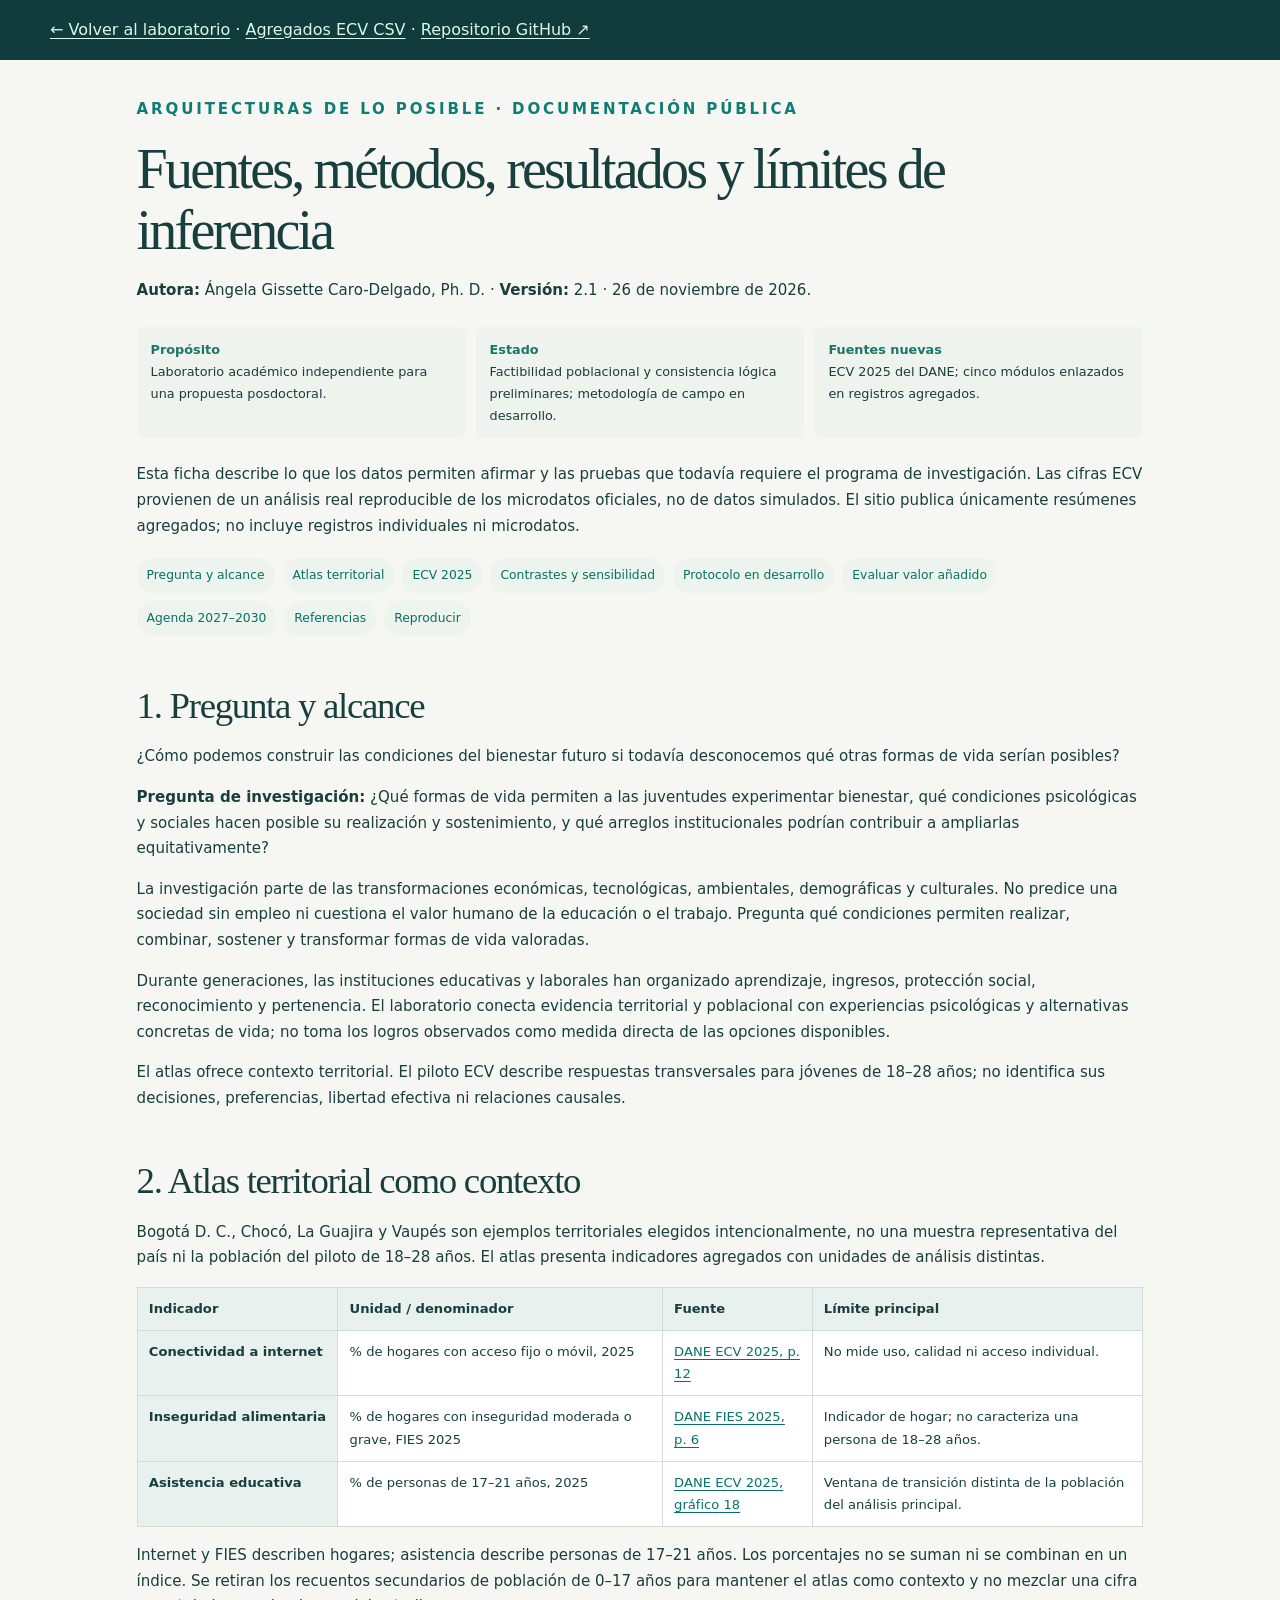
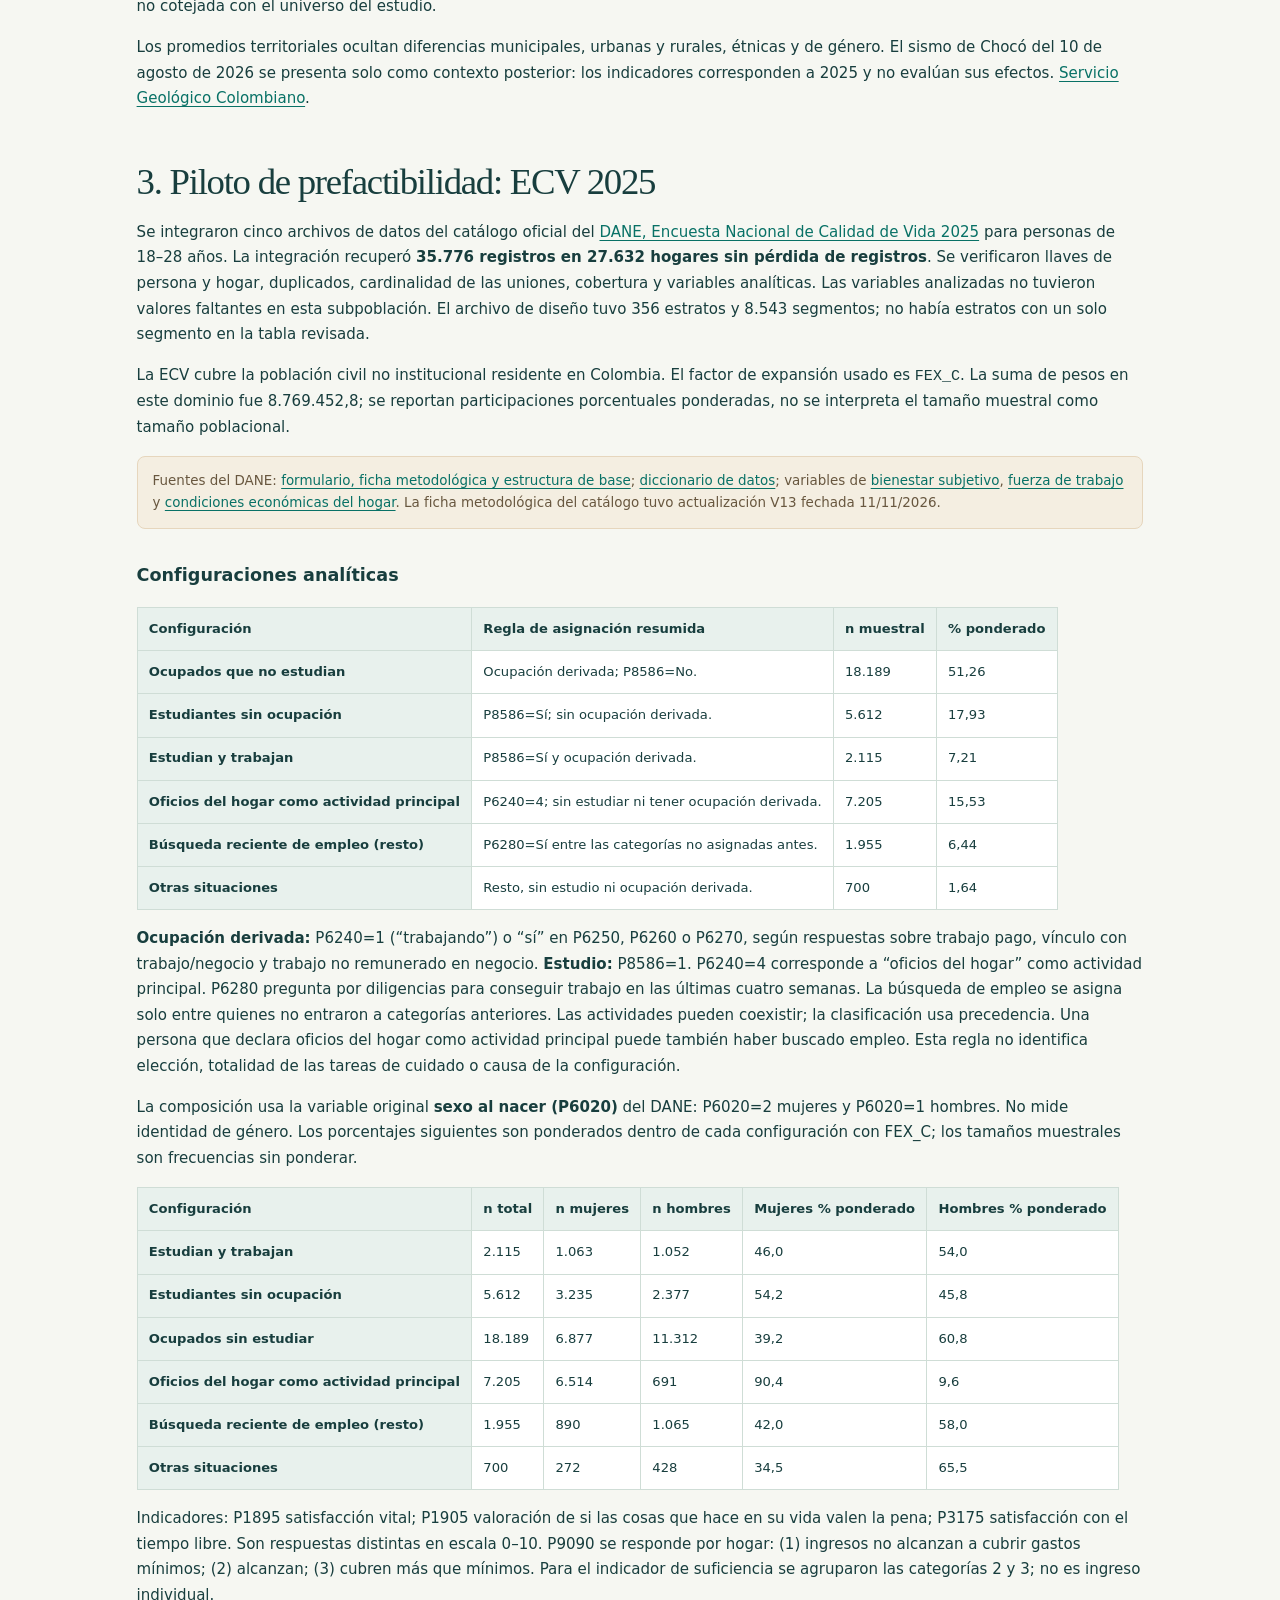
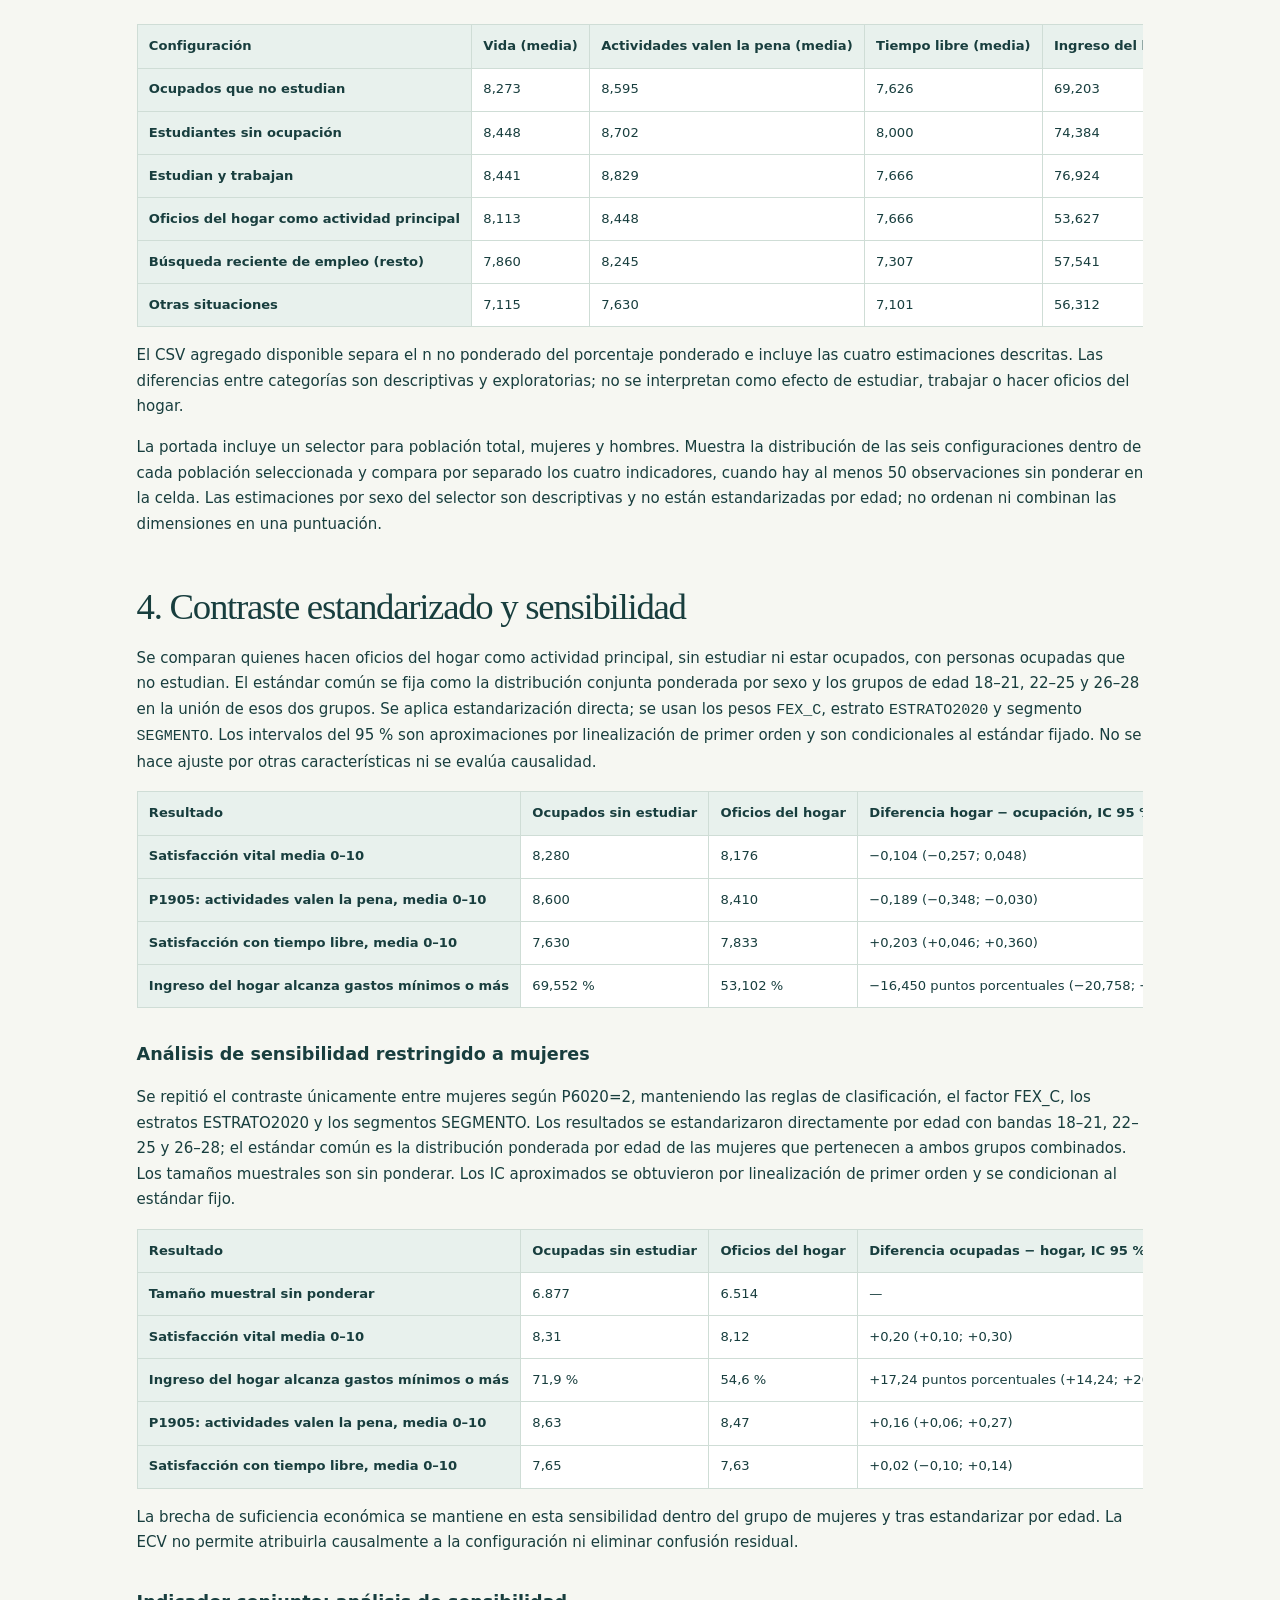
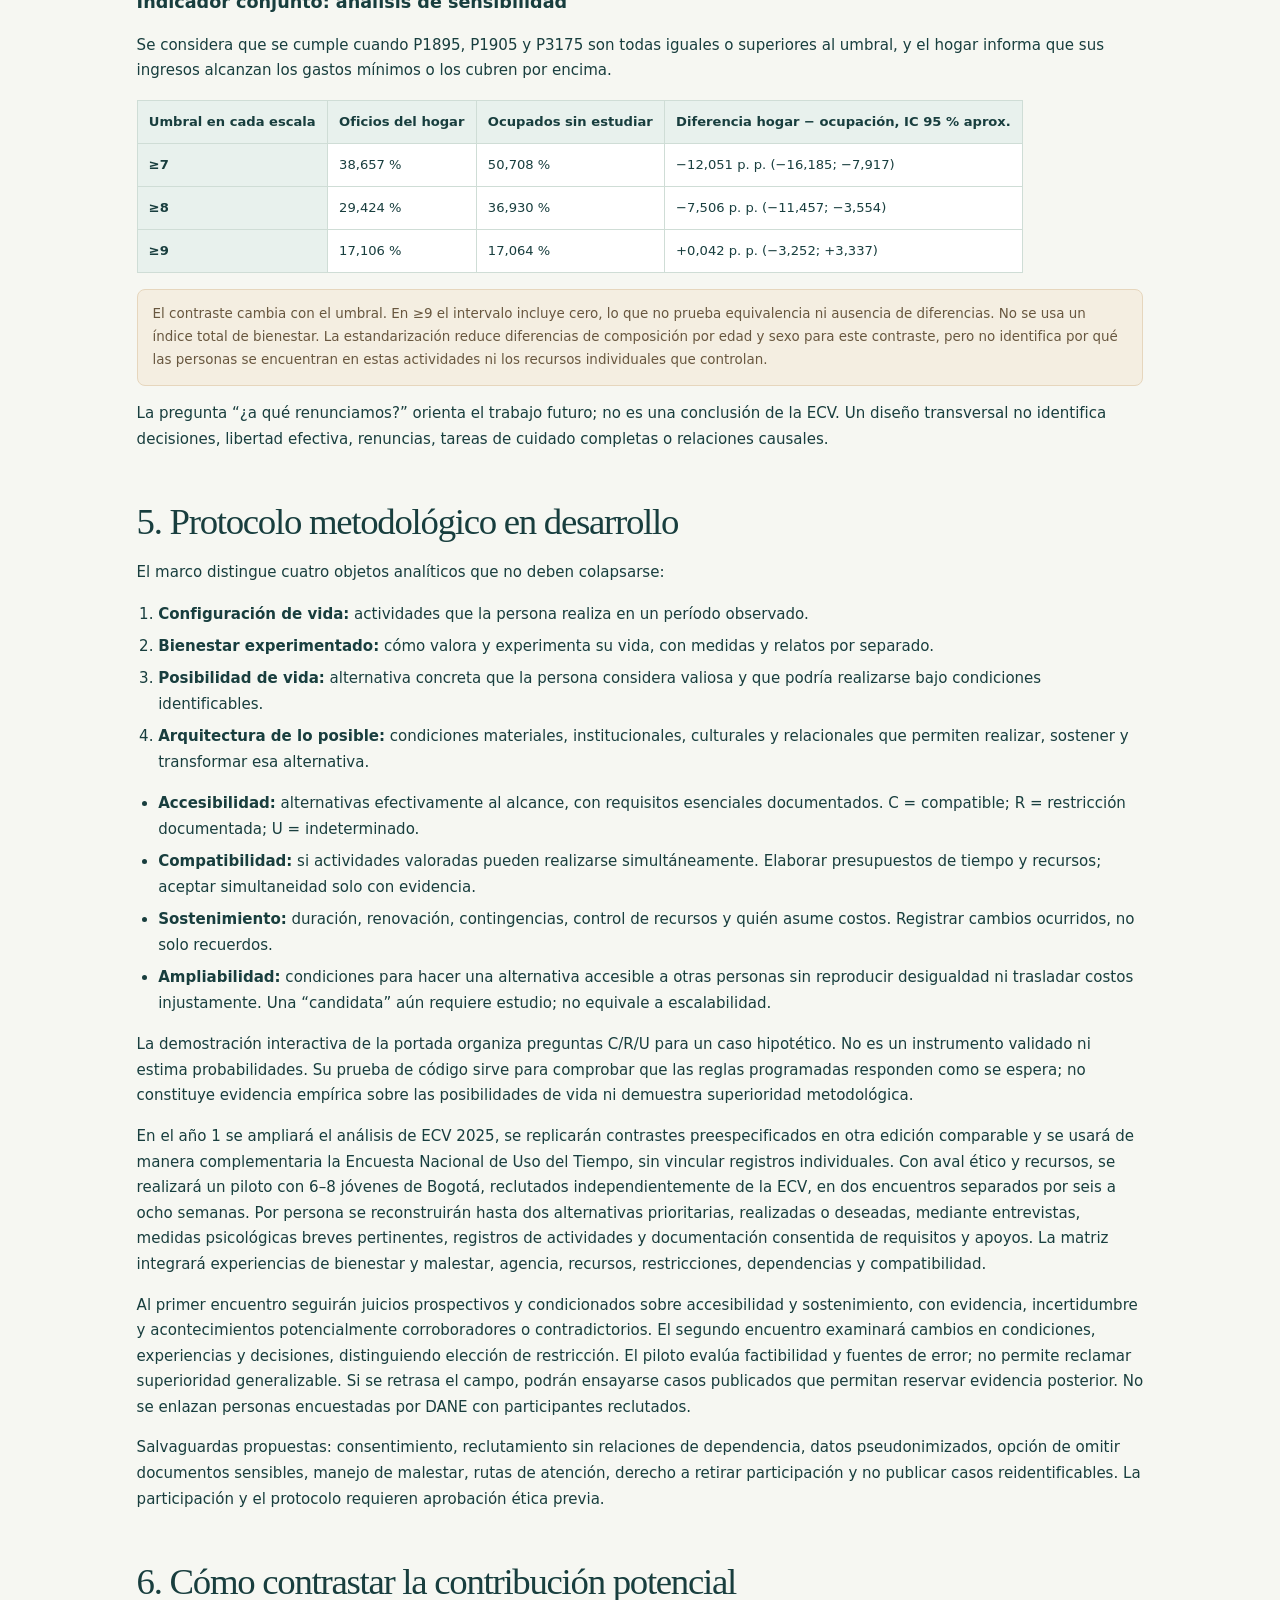
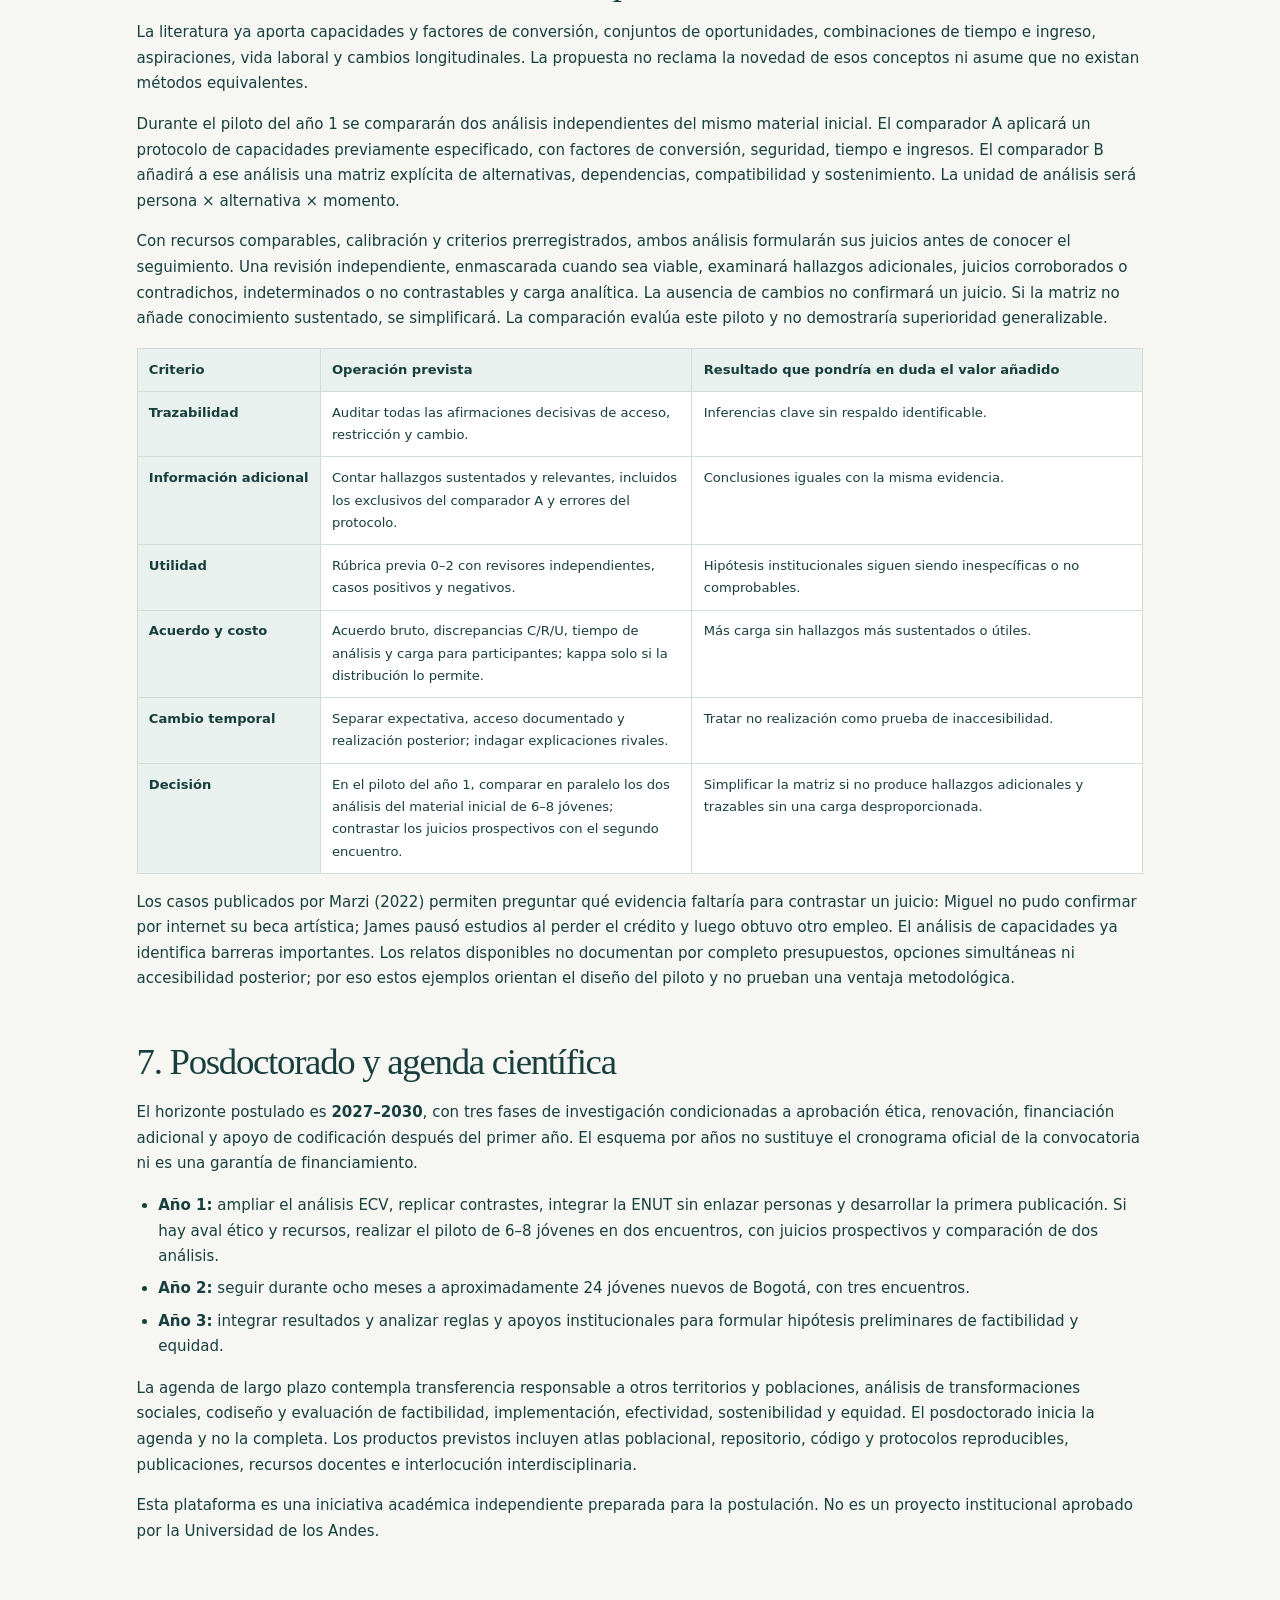
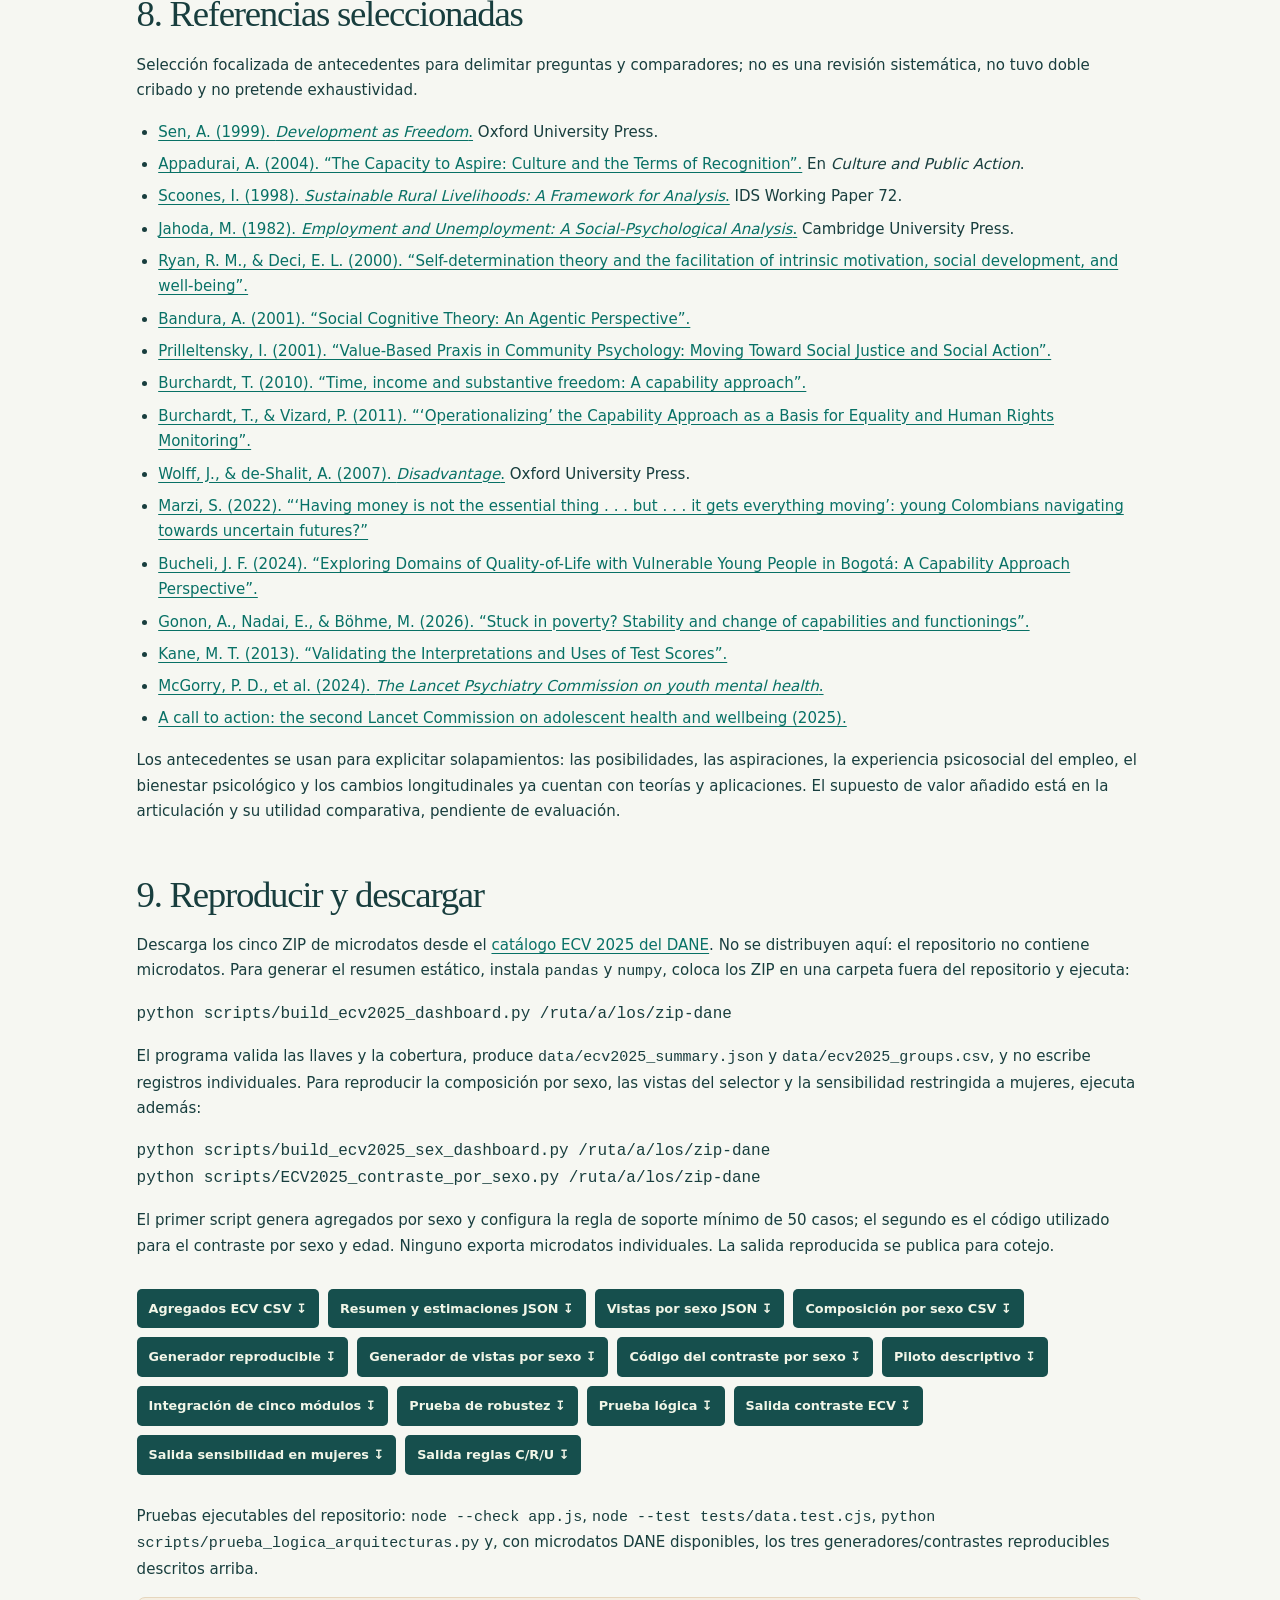
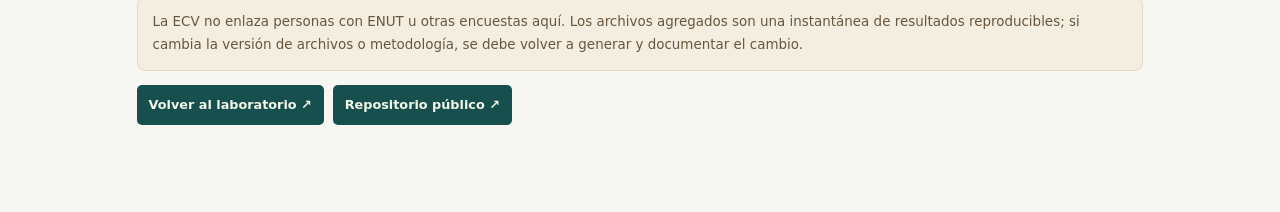
<file: metodologia.html>
<!doctype html>
<html lang="es">
<head>
<meta charset="utf-8">
<meta name="viewport" content="width=device-width,initial-scale=1">
<meta name="theme-color" content="#0d2e32">
<meta name="description" content="Métodos, fuentes, estimaciones, límites y código reproducible de Arquitecturas de lo posible.">
<title>Fuentes, método y resultados · Arquitecturas de lo posible</title>
<link rel="stylesheet" href="styles.css?v=20261126-2">
<style>
.method-document{max-width:1050px;margin:2.3rem auto 5rem;padding:0 1.35rem;line-height:1.7;color:#183e3e}
.method-nav{padding:1.1rem 1.5rem;background:#113c3d;color:#f0f6ed}
.method-nav a{color:#dcf8e8;text-decoration:underline;text-underline-offset:3px}
.method-document h1{font-family:Georgia,serif;font-size:clamp(2.1rem,5vw,3.5rem);line-height:1.08;letter-spacing:-.05em;font-weight:500;margin:.7rem 0 1.1rem}
.method-document h2{font-family:Georgia,serif;font-size:clamp(1.6rem,3vw,2.3rem);line-height:1.2;letter-spacing:-.035em;font-weight:500;margin:3rem 0 1rem}
.method-document h3{font-size:1.1rem;margin:2rem 0 .6rem}
.method-document p,.method-document li{font-size:.94rem}
.method-document a{color:#087166;text-decoration:underline;text-underline-offset:3px}
.method-document blockquote{margin:1.4rem 0;padding:1.1rem 1.3rem;background:#edf4e9;border-left:3px solid #288277;font-family:Georgia,serif;font-size:1.25rem;line-height:1.5}
.method-document table{border-collapse:collapse;display:block;overflow-x:auto;width:100%;font-size:.82rem;margin:1rem 0}
.method-document th,.method-document td{padding:.62rem .7rem;text-align:left;vertical-align:top;border:1px solid #cfddd6}
.method-document th{background:#e8f1ed;white-space:nowrap}
.method-document td{background:#fff}
.method-document .doc-meta{display:grid;grid-template-columns:repeat(3,1fr);gap:10px;margin:1.5rem 0}
.method-document .doc-meta div{background:#eef3ed;padding:12px 14px;border-radius:8px;font-size:.8rem}
.method-document .doc-meta strong{display:block;color:#1c756c}
.method-document .note{padding:13px 15px;background:#f4eee1;border:1px solid #e6d6bd;border-radius:8px;color:#68573f;font-size:.84rem}
.method-document .download-box{display:flex;flex-wrap:wrap;gap:9px;padding:14px 0}
.method-document .download-box a{display:inline-block;background:#164f4d;color:#f2f6e8;padding:9px 12px;border-radius:5px;text-decoration:none;font-size:.8rem;font-weight:750}
.method-document .download-box a:hover{background:#117267}
.method-document ol,.method-document ul{padding-left:1.35rem}
.method-document li{margin:.42rem 0}
.method-document .toc{display:flex;flex-wrap:wrap;gap:8px;margin:1.2rem 0 2rem}
.method-document .toc a{font-size:.77rem;padding:7px 10px;border-radius:40px;background:#edf3ed;text-decoration:none}
@media(max-width:600px){.method-document{margin:1.4rem auto 3rem;padding:0 1rem}.method-document .doc-meta{grid-template-columns:1fr}.method-document th,.method-document td{min-width:145px}.method-document .note{font-size:.79rem}}
</style>
</head>
<body>
<nav class="method-nav" aria-label="Navegación de documentación">
<div class="shell"><a href="index.html">← Volver al laboratorio</a> · <a href="data/ecv2025_groups.csv" download>Agregados ECV CSV</a> · <a href="https://github.com/agcarod/arquitecturas-de-lo-posible" target="_blank" rel="noopener noreferrer">Repositorio GitHub ↗</a></div>
</nav>
<article class="method-document">
<p class="eyebrow light">ARQUITECTURAS DE LO POSIBLE · DOCUMENTACIÓN PÚBLICA</p>
<h1>Fuentes, métodos, resultados y límites de inferencia</h1>
<p><strong>Autora:</strong> Ángela Gissette Caro-Delgado, Ph. D. · <strong>Versión:</strong> 2.1 · 26 de noviembre de 2026.</p>
<div class="doc-meta">
<div><strong>Propósito</strong>Laboratorio académico independiente para una propuesta posdoctoral.</div>
<div><strong>Estado</strong>Factibilidad poblacional y consistencia lógica preliminares; metodología de campo en desarrollo.</div>
<div><strong>Fuentes nuevas</strong>ECV 2025 del DANE; cinco módulos enlazados en registros agregados.</div>
</div>
<p>Esta ficha describe lo que los datos permiten afirmar y las pruebas que todavía requiere el programa de investigación. Las cifras ECV provienen de un análisis real reproducible de los microdatos oficiales, no de datos simulados. El sitio publica únicamente resúmenes agregados; no incluye registros individuales ni microdatos.</p>
<div class="toc" aria-label="Contenido de esta ficha"><a href="#pregunta">Pregunta y alcance</a><a href="#atlas-metodo">Atlas territorial</a><a href="#ecv">ECV 2025</a><a href="#contraste">Contrastes y sensibilidad</a><a href="#protocolo">Protocolo en desarrollo</a><a href="#evaluacion">Evaluar valor añadido</a><a href="#agenda">Agenda 2027–2030</a><a href="#referencias">Referencias</a><a href="#reproducir">Reproducir</a></div>

<h2 id="pregunta">1. Pregunta y alcance</h2>
<p class="research-opening">¿Cómo podemos construir las condiciones del bienestar futuro si todavía desconocemos qué otras formas de vida serían posibles?</p>
<p><strong>Pregunta de investigación:</strong> ¿Qué formas de vida permiten a las juventudes experimentar bienestar, qué condiciones psicológicas y sociales hacen posible su realización y sostenimiento, y qué arreglos institucionales podrían contribuir a ampliarlas equitativamente?</p>
<p>La investigación parte de las transformaciones económicas, tecnológicas, ambientales, demográficas y culturales. No predice una sociedad sin empleo ni cuestiona el valor humano de la educación o el trabajo. Pregunta qué condiciones permiten realizar, combinar, sostener y transformar formas de vida valoradas.</p>
<p>Durante generaciones, las instituciones educativas y laborales han organizado aprendizaje, ingresos, protección social, reconocimiento y pertenencia. El laboratorio conecta evidencia territorial y poblacional con experiencias psicológicas y alternativas concretas de vida; no toma los logros observados como medida directa de las opciones disponibles.</p>
<p>El atlas ofrece contexto territorial. El piloto ECV describe respuestas transversales para jóvenes de 18–28 años; no identifica sus decisiones, preferencias, libertad efectiva ni relaciones causales.</p>
<h2 id="atlas-metodo">2. Atlas territorial como contexto</h2>
<p>Bogotá D. C., Chocó, La Guajira y Vaupés son ejemplos territoriales elegidos intencionalmente, no una muestra representativa del país ni la población del piloto de 18–28 años. El atlas presenta indicadores agregados con unidades de análisis distintas.</p>
<table><thead><tr><th>Indicador</th><th>Unidad / denominador</th><th>Fuente</th><th>Límite principal</th></tr></thead><tbody>
<tr><th>Conectividad a internet</th><td>% de hogares con acceso fijo o móvil, 2025</td><td><a href="https://www.dane.gov.co/files/operaciones/ECV/bol-ECV-2025.pdf#page=12">DANE ECV 2025, p. 12</a></td><td>No mide uso, calidad ni acceso individual.</td></tr>
<tr><th>Inseguridad alimentaria</th><td>% de hogares con inseguridad moderada o grave, FIES 2025</td><td><a href="https://www.dane.gov.co/files/operaciones/FIES/bol-FIES-2025.pdf#page=6">DANE FIES 2025, p. 6</a></td><td>Indicador de hogar; no caracteriza una persona de 18–28 años.</td></tr>
<tr><th>Asistencia educativa</th><td>% de personas de 17–21 años, 2025</td><td><a href="https://www.dane.gov.co/files/operaciones/ECV/bol-ECV-2025.pdf#page=19">DANE ECV 2025, gráfico 18</a></td><td>Ventana de transición distinta de la población del análisis principal.</td></tr>
</tbody></table>
<p>Internet y FIES describen hogares; asistencia describe personas de 17–21 años. Los porcentajes no se suman ni se combinan en un índice. Se retiran los recuentos secundarios de población de 0–17 años para mantener el atlas como contexto y no mezclar una cifra no cotejada con el universo del estudio.</p>
<p>Los promedios territoriales ocultan diferencias municipales, urbanas y rurales, étnicas y de género. El sismo de Chocó del 10 de agosto de 2026 se presenta solo como contexto posterior: los indicadores corresponden a 2025 y no evalúan sus efectos. <a href="https://www2.sgc.gov.co/Noticias/Paginas/SGC-actualiza-la-informacion-sobre-el-sismo-ocurrido-en-San-Jose-del-Palmar-Choco.aspx" target="_blank" rel="noopener noreferrer">Servicio Geológico Colombiano</a>.</p>

<h2 id="ecv">3. Piloto de prefactibilidad: ECV 2025</h2>
<p>Se integraron cinco archivos de datos del catálogo oficial del <a href="https://microdatos.dane.gov.co/index.php/catalog/905">DANE, Encuesta Nacional de Calidad de Vida 2025</a> para personas de 18–28 años. La integración recuperó <strong>35.776 registros en 27.632 hogares sin pérdida de registros</strong>. Se verificaron llaves de persona y hogar, duplicados, cardinalidad de las uniones, cobertura y variables analíticas. Las variables analizadas no tuvieron valores faltantes en esta subpoblación. El archivo de diseño tuvo 356 estratos y 8.543 segmentos; no había estratos con un solo segmento en la tabla revisada.</p>
<p>La ECV cubre la población civil no institucional residente en Colombia. El factor de expansión usado es <code>FEX_C</code>. La suma de pesos en este dominio fue 8.769.452,8; se reportan participaciones porcentuales ponderadas, no se interpreta el tamaño muestral como tamaño poblacional.</p>
<div class="note">Fuentes del DANE: <a href="https://microdatos.dane.gov.co/index.php/catalog/905/related-materials">formulario, ficha metodológica y estructura de base</a>; <a href="https://microdatos.dane.gov.co/index.php/catalog/905/data-dictionary">diccionario de datos</a>; variables de <a href="https://microdatos.dane.gov.co/index.php/catalog/905/data-dictionary/F9?file_name=Caracteristicas+y+composicion+del+hogar">bienestar subjetivo</a>, <a href="https://microdatos.dane.gov.co/index.php/catalog/905/data-dictionary/F47">fuerza de trabajo</a> y <a href="https://microdatos.dane.gov.co/index.php/catalog/905/data-dictionary/F51">condiciones económicas del hogar</a>. La ficha metodológica del catálogo tuvo actualización V13 fechada 11/11/2026.</div>
<h3>Configuraciones analíticas</h3>
<table><thead><tr><th>Configuración</th><th>Regla de asignación resumida</th><th>n muestral</th><th>% ponderado</th></tr></thead><tbody>
<tr><th>Ocupados que no estudian</th><td>Ocupación derivada; P8586=No.</td><td>18.189</td><td>51,26</td></tr>
<tr><th>Estudiantes sin ocupación</th><td>P8586=Sí; sin ocupación derivada.</td><td>5.612</td><td>17,93</td></tr>
<tr><th>Estudian y trabajan</th><td>P8586=Sí y ocupación derivada.</td><td>2.115</td><td>7,21</td></tr>
<tr><th>Oficios del hogar como actividad principal</th><td>P6240=4; sin estudiar ni tener ocupación derivada.</td><td>7.205</td><td>15,53</td></tr>
<tr><th>Búsqueda reciente de empleo (resto)</th><td>P6280=Sí entre las categorías no asignadas antes.</td><td>1.955</td><td>6,44</td></tr>
<tr><th>Otras situaciones</th><td>Resto, sin estudio ni ocupación derivada.</td><td>700</td><td>1,64</td></tr>
</tbody></table>
<p><strong>Ocupación derivada:</strong> P6240=1 (“trabajando”) o “sí” en P6250, P6260 o P6270, según respuestas sobre trabajo pago, vínculo con trabajo/negocio y trabajo no remunerado en negocio. <strong>Estudio:</strong> P8586=1. P6240=4 corresponde a “oficios del hogar” como actividad principal. P6280 pregunta por diligencias para conseguir trabajo en las últimas cuatro semanas. La búsqueda de empleo se asigna solo entre quienes no entraron a categorías anteriores. Las actividades pueden coexistir; la clasificación usa precedencia. Una persona que declara oficios del hogar como actividad principal puede también haber buscado empleo. Esta regla no identifica elección, totalidad de las tareas de cuidado o causa de la configuración.</p>
<p>La composición usa la variable original <strong>sexo al nacer (P6020)</strong> del DANE: P6020=2 mujeres y P6020=1 hombres. No mide identidad de género. Los porcentajes siguientes son ponderados dentro de cada configuración con FEX_C; los tamaños muestrales son frecuencias sin ponderar.</p>
<table><thead><tr><th>Configuración</th><th>n total</th><th>n mujeres</th><th>n hombres</th><th>Mujeres % ponderado</th><th>Hombres % ponderado</th></tr></thead><tbody>
<tr><th>Estudian y trabajan</th><td>2.115</td><td>1.063</td><td>1.052</td><td>46,0</td><td>54,0</td></tr>
<tr><th>Estudiantes sin ocupación</th><td>5.612</td><td>3.235</td><td>2.377</td><td>54,2</td><td>45,8</td></tr>
<tr><th>Ocupados sin estudiar</th><td>18.189</td><td>6.877</td><td>11.312</td><td>39,2</td><td>60,8</td></tr>
<tr><th>Oficios del hogar como actividad principal</th><td>7.205</td><td>6.514</td><td>691</td><td>90,4</td><td>9,6</td></tr>
<tr><th>Búsqueda reciente de empleo (resto)</th><td>1.955</td><td>890</td><td>1.065</td><td>42,0</td><td>58,0</td></tr>
<tr><th>Otras situaciones</th><td>700</td><td>272</td><td>428</td><td>34,5</td><td>65,5</td></tr>
</tbody></table>
<p>Indicadores: P1895 satisfacción vital; P1905 valoración de si las cosas que hace en su vida valen la pena; P3175 satisfacción con el tiempo libre. Son respuestas distintas en escala 0–10. P9090 se responde por hogar: (1) ingresos no alcanzan a cubrir gastos mínimos; (2) alcanzan; (3) cubren más que mínimos. Para el indicador de suficiencia se agruparon las categorías 2 y 3; no es ingreso individual.</p>
<table><thead><tr><th>Configuración</th><th>Vida (media)</th><th>Actividades valen la pena (media)</th><th>Tiempo libre (media)</th><th>Ingreso del hogar alcanza mínimo o más (%)</th></tr></thead><tbody>
<tr><th>Ocupados que no estudian</th><td>8,273</td><td>8,595</td><td>7,626</td><td>69,203</td></tr>
<tr><th>Estudiantes sin ocupación</th><td>8,448</td><td>8,702</td><td>8,000</td><td>74,384</td></tr>
<tr><th>Estudian y trabajan</th><td>8,441</td><td>8,829</td><td>7,666</td><td>76,924</td></tr>
<tr><th>Oficios del hogar como actividad principal</th><td>8,113</td><td>8,448</td><td>7,666</td><td>53,627</td></tr>
<tr><th>Búsqueda reciente de empleo (resto)</th><td>7,860</td><td>8,245</td><td>7,307</td><td>57,541</td></tr>
<tr><th>Otras situaciones</th><td>7,115</td><td>7,630</td><td>7,101</td><td>56,312</td></tr>
</tbody></table>
<p>El CSV agregado disponible separa el n no ponderado del porcentaje ponderado e incluye las cuatro estimaciones descritas. Las diferencias entre categorías son descriptivas y exploratorias; no se interpretan como efecto de estudiar, trabajar o hacer oficios del hogar.</p>
<p>La portada incluye un selector para población total, mujeres y hombres. Muestra la distribución de las seis configuraciones dentro de cada población seleccionada y compara por separado los cuatro indicadores, cuando hay al menos 50 observaciones sin ponderar en la celda. Las estimaciones por sexo del selector son descriptivas y no están estandarizadas por edad; no ordenan ni combinan las dimensiones en una puntuación.</p>

<h2 id="contraste">4. Contraste estandarizado y sensibilidad</h2>
<p>Se comparan quienes hacen oficios del hogar como actividad principal, sin estudiar ni estar ocupados, con personas ocupadas que no estudian. El estándar común se fija como la distribución conjunta ponderada por sexo y los grupos de edad 18–21, 22–25 y 26–28 en la unión de esos dos grupos. Se aplica estandarización directa; se usan los pesos <code>FEX_C</code>, estrato <code>ESTRATO2020</code> y segmento <code>SEGMENTO</code>. Los intervalos del 95 % son aproximaciones por linealización de primer orden y son condicionales al estándar fijado. No se hace ajuste por otras características ni se evalúa causalidad.</p>
<table><thead><tr><th>Resultado</th><th>Ocupados sin estudiar</th><th>Oficios del hogar</th><th>Diferencia hogar − ocupación, IC 95 % aprox.</th></tr></thead><tbody>
<tr><th>Satisfacción vital media 0–10</th><td>8,280</td><td>8,176</td><td>−0,104 (−0,257; 0,048)</td></tr>
<tr><th>P1905: actividades valen la pena, media 0–10</th><td>8,600</td><td>8,410</td><td>−0,189 (−0,348; −0,030)</td></tr>
<tr><th>Satisfacción con tiempo libre, media 0–10</th><td>7,630</td><td>7,833</td><td>+0,203 (+0,046; +0,360)</td></tr>
<tr><th>Ingreso del hogar alcanza gastos mínimos o más</th><td>69,552 %</td><td>53,102 %</td><td>−16,450 puntos porcentuales (−20,758; −12,141)</td></tr>
</tbody></table>
<h3>Análisis de sensibilidad restringido a mujeres</h3>
<p>Se repitió el contraste únicamente entre mujeres según P6020=2, manteniendo las reglas de clasificación, el factor FEX_C, los estratos ESTRATO2020 y los segmentos SEGMENTO. Los resultados se estandarizaron directamente por edad con bandas 18–21, 22–25 y 26–28; el estándar común es la distribución ponderada por edad de las mujeres que pertenecen a ambos grupos combinados. Los tamaños muestrales son sin ponderar. Los IC aproximados se obtuvieron por linealización de primer orden y se condicionan al estándar fijo.</p>
<table><thead><tr><th>Resultado</th><th>Ocupadas sin estudiar</th><th>Oficios del hogar</th><th>Diferencia ocupadas − hogar, IC 95 % aprox.</th></tr></thead><tbody>
<tr><th>Tamaño muestral sin ponderar</th><td>6.877</td><td>6.514</td><td>—</td></tr>
<tr><th>Satisfacción vital media 0–10</th><td>8,31</td><td>8,12</td><td>+0,20 (+0,10; +0,30)</td></tr>
<tr><th>Ingreso del hogar alcanza gastos mínimos o más</th><td>71,9 %</td><td>54,6 %</td><td>+17,24 puntos porcentuales (+14,24; +20,25)</td></tr>
<tr><th>P1905: actividades valen la pena, media 0–10</th><td>8,63</td><td>8,47</td><td>+0,16 (+0,06; +0,27)</td></tr>
<tr><th>Satisfacción con tiempo libre, media 0–10</th><td>7,65</td><td>7,63</td><td>+0,02 (−0,10; +0,14)</td></tr>
</tbody></table>
<p>La brecha de suficiencia económica se mantiene en esta sensibilidad dentro del grupo de mujeres y tras estandarizar por edad. La ECV no permite atribuirla causalmente a la configuración ni eliminar confusión residual.</p>
<h3>Indicador conjunto: análisis de sensibilidad</h3>
<p>Se considera que se cumple cuando P1895, P1905 y P3175 son todas iguales o superiores al umbral, y el hogar informa que sus ingresos alcanzan los gastos mínimos o los cubren por encima.</p>
<table><thead><tr><th>Umbral en cada escala</th><th>Oficios del hogar</th><th>Ocupados sin estudiar</th><th>Diferencia hogar − ocupación, IC 95 % aprox.</th></tr></thead><tbody>
<tr><th>≥7</th><td>38,657 %</td><td>50,708 %</td><td>−12,051 p. p. (−16,185; −7,917)</td></tr>
<tr><th>≥8</th><td>29,424 %</td><td>36,930 %</td><td>−7,506 p. p. (−11,457; −3,554)</td></tr>
<tr><th>≥9</th><td>17,106 %</td><td>17,064 %</td><td>+0,042 p. p. (−3,252; +3,337)</td></tr>
</tbody></table>
<p class="note">El contraste cambia con el umbral. En ≥9 el intervalo incluye cero, lo que no prueba equivalencia ni ausencia de diferencias. No se usa un índice total de bienestar. La estandarización reduce diferencias de composición por edad y sexo para este contraste, pero no identifica por qué las personas se encuentran en estas actividades ni los recursos individuales que controlan.</p>
<p>La pregunta “¿a qué renunciamos?” orienta el trabajo futuro; no es una conclusión de la ECV. Un diseño transversal no identifica decisiones, libertad efectiva, renuncias, tareas de cuidado completas o relaciones causales.</p>

<h2 id="protocolo">5. Protocolo metodológico en desarrollo</h2>
<p>El marco distingue cuatro objetos analíticos que no deben colapsarse:</p>
<ol>
<li><strong>Configuración de vida:</strong> actividades que la persona realiza en un período observado.</li>
<li><strong>Bienestar experimentado:</strong> cómo valora y experimenta su vida, con medidas y relatos por separado.</li>
<li><strong>Posibilidad de vida:</strong> alternativa concreta que la persona considera valiosa y que podría realizarse bajo condiciones identificables.</li>
<li><strong>Arquitectura de lo posible:</strong> condiciones materiales, institucionales, culturales y relacionales que permiten realizar, sostener y transformar esa alternativa.</li>
</ol>
<ul>
<li><strong>Accesibilidad:</strong> alternativas efectivamente al alcance, con requisitos esenciales documentados. C = compatible; R = restricción documentada; U = indeterminado.</li>
<li><strong>Compatibilidad:</strong> si actividades valoradas pueden realizarse simultáneamente. Elaborar presupuestos de tiempo y recursos; aceptar simultaneidad solo con evidencia.</li>
<li><strong>Sostenimiento:</strong> duración, renovación, contingencias, control de recursos y quién asume costos. Registrar cambios ocurridos, no solo recuerdos.</li>
<li><strong>Ampliabilidad:</strong> condiciones para hacer una alternativa accesible a otras personas sin reproducir desigualdad ni trasladar costos injustamente. Una “candidata” aún requiere estudio; no equivale a escalabilidad.</li>
</ul>
<p>La demostración interactiva de la portada organiza preguntas C/R/U para un caso hipotético. No es un instrumento validado ni estima probabilidades. Su prueba de código sirve para comprobar que las reglas programadas responden como se espera; no constituye evidencia empírica sobre las posibilidades de vida ni demuestra superioridad metodológica.</p>
<p>En el año 1 se ampliará el análisis de ECV 2025, se replicarán contrastes preespecificados en otra edición comparable y se usará de manera complementaria la Encuesta Nacional de Uso del Tiempo, sin vincular registros individuales. Con aval ético y recursos, se realizará un piloto con 6–8 jóvenes de Bogotá, reclutados independientemente de la ECV, en dos encuentros separados por seis a ocho semanas. Por persona se reconstruirán hasta dos alternativas prioritarias, realizadas o deseadas, mediante entrevistas, medidas psicológicas breves pertinentes, registros de actividades y documentación consentida de requisitos y apoyos. La matriz integrará experiencias de bienestar y malestar, agencia, recursos, restricciones, dependencias y compatibilidad.</p>
<p>Al primer encuentro seguirán juicios prospectivos y condicionados sobre accesibilidad y sostenimiento, con evidencia, incertidumbre y acontecimientos potencialmente corroboradores o contradictorios. El segundo encuentro examinará cambios en condiciones, experiencias y decisiones, distinguiendo elección de restricción. El piloto evalúa factibilidad y fuentes de error; no permite reclamar superioridad generalizable. Si se retrasa el campo, podrán ensayarse casos publicados que permitan reservar evidencia posterior. No se enlazan personas encuestadas por DANE con participantes reclutados.</p>
<p>Salvaguardas propuestas: consentimiento, reclutamiento sin relaciones de dependencia, datos pseudonimizados, opción de omitir documentos sensibles, manejo de malestar, rutas de atención, derecho a retirar participación y no publicar casos reidentificables. La participación y el protocolo requieren aprobación ética previa.</p>

<h2 id="evaluacion">6. Cómo contrastar la contribución potencial</h2>
<p>La literatura ya aporta capacidades y factores de conversión, conjuntos de oportunidades, combinaciones de tiempo e ingreso, aspiraciones, vida laboral y cambios longitudinales. La propuesta no reclama la novedad de esos conceptos ni asume que no existan métodos equivalentes.</p>
<p>Durante el piloto del año 1 se compararán dos análisis independientes del mismo material inicial. El comparador A aplicará un protocolo de capacidades previamente especificado, con factores de conversión, seguridad, tiempo e ingresos. El comparador B añadirá a ese análisis una matriz explícita de alternativas, dependencias, compatibilidad y sostenimiento. La unidad de análisis será persona × alternativa × momento.</p>
<p>Con recursos comparables, calibración y criterios prerregistrados, ambos análisis formularán sus juicios antes de conocer el seguimiento. Una revisión independiente, enmascarada cuando sea viable, examinará hallazgos adicionales, juicios corroborados o contradichos, indeterminados o no contrastables y carga analítica. La ausencia de cambios no confirmará un juicio. Si la matriz no añade conocimiento sustentado, se simplificará. La comparación evalúa este piloto y no demostraría superioridad generalizable.</p>
<table><thead><tr><th>Criterio</th><th>Operación prevista</th><th>Resultado que pondría en duda el valor añadido</th></tr></thead><tbody>
<tr><th>Trazabilidad</th><td>Auditar todas las afirmaciones decisivas de acceso, restricción y cambio.</td><td>Inferencias clave sin respaldo identificable.</td></tr>
<tr><th>Información adicional</th><td>Contar hallazgos sustentados y relevantes, incluidos los exclusivos del comparador A y errores del protocolo.</td><td>Conclusiones iguales con la misma evidencia.</td></tr>
<tr><th>Utilidad</th><td>Rúbrica previa 0–2 con revisores independientes, casos positivos y negativos.</td><td>Hipótesis institucionales siguen siendo inespecíficas o no comprobables.</td></tr>
<tr><th>Acuerdo y costo</th><td>Acuerdo bruto, discrepancias C/R/U, tiempo de análisis y carga para participantes; kappa solo si la distribución lo permite.</td><td>Más carga sin hallazgos más sustentados o útiles.</td></tr>
<tr><th>Cambio temporal</th><td>Separar expectativa, acceso documentado y realización posterior; indagar explicaciones rivales.</td><td>Tratar no realización como prueba de inaccesibilidad.</td></tr>
<tr><th>Decisión</th><td>En el piloto del año 1, comparar en paralelo los dos análisis del material inicial de 6–8 jóvenes; contrastar los juicios prospectivos con el segundo encuentro.</td><td>Simplificar la matriz si no produce hallazgos adicionales y trazables sin una carga desproporcionada.</td></tr>
</tbody></table>
<p>Los casos publicados por Marzi (2022) permiten preguntar qué evidencia faltaría para contrastar un juicio: Miguel no pudo confirmar por internet su beca artística; James pausó estudios al perder el crédito y luego obtuvo otro empleo. El análisis de capacidades ya identifica barreras importantes. Los relatos disponibles no documentan por completo presupuestos, opciones simultáneas ni accesibilidad posterior; por eso estos ejemplos orientan el diseño del piloto y no prueban una ventaja metodológica.</p>

<h2 id="agenda">7. Posdoctorado y agenda científica</h2>
<p>El horizonte postulado es <strong>2027–2030</strong>, con tres fases de investigación condicionadas a aprobación ética, renovación, financiación adicional y apoyo de codificación después del primer año. El esquema por años no sustituye el cronograma oficial de la convocatoria ni es una garantía de financiamiento.</p>
<ul>
<li><strong>Año 1:</strong> ampliar el análisis ECV, replicar contrastes, integrar la ENUT sin enlazar personas y desarrollar la primera publicación. Si hay aval ético y recursos, realizar el piloto de 6–8 jóvenes en dos encuentros, con juicios prospectivos y comparación de dos análisis.</li>
<li><strong>Año 2:</strong> seguir durante ocho meses a aproximadamente 24 jóvenes nuevos de Bogotá, con tres encuentros.</li>
<li><strong>Año 3:</strong> integrar resultados y analizar reglas y apoyos institucionales para formular hipótesis preliminares de factibilidad y equidad.</li>
</ul>
<p>La agenda de largo plazo contempla transferencia responsable a otros territorios y poblaciones, análisis de transformaciones sociales, codiseño y evaluación de factibilidad, implementación, efectividad, sostenibilidad y equidad. El posdoctorado inicia la agenda y no la completa. Los productos previstos incluyen atlas poblacional, repositorio, código y protocolos reproducibles, publicaciones, recursos docentes e interlocución interdisciplinaria.</p>
<p>Esta plataforma es una iniciativa académica independiente preparada para la postulación. No es un proyecto institucional aprobado por la Universidad de los Andes.</p>

<h2 id="referencias">8. Referencias seleccionadas</h2>
<p>Selección focalizada de antecedentes para delimitar preguntas y comparadores; no es una revisión sistemática, no tuvo doble cribado y no pretende exhaustividad.</p>
<ul>
<li><a href="https://global.oup.com/academic/product/development-as-freedom-9780198297581" target="_blank" rel="noopener noreferrer">Sen, A. (1999). <em>Development as Freedom</em>.</a> Oxford University Press.</li>
<li><a href="https://gsdrc.org/document-library/the-capacity-to-aspire-culture-and-the-terms-of-recognition/" target="_blank" rel="noopener noreferrer">Appadurai, A. (2004). “The Capacity to Aspire: Culture and the Terms of Recognition”.</a> En <em>Culture and Public Action</em>.</li>
<li><a href="https://www.ids.ac.uk/publications/sustainable-rural-livelihoods-a-framework-for-analysis/" target="_blank" rel="noopener noreferrer">Scoones, I. (1998). <em>Sustainable Rural Livelihoods: A Framework for Analysis</em>.</a> IDS Working Paper 72.</li>
<li><a href="https://wellcomecollection.org/works/pqqbterv" target="_blank" rel="noopener noreferrer">Jahoda, M. (1982). <em>Employment and Unemployment: A Social-Psychological Analysis</em>.</a> Cambridge University Press.</li>
<li><a href="https://doi.org/10.1037/0003-066X.55.1.68" target="_blank" rel="noopener noreferrer">Ryan, R. M., &amp; Deci, E. L. (2000). “Self-determination theory and the facilitation of intrinsic motivation, social development, and well-being”.</a></li>
<li><a href="https://doi.org/10.1146/annurev.psych.52.1.1" target="_blank" rel="noopener noreferrer">Bandura, A. (2001). “Social Cognitive Theory: An Agentic Perspective”.</a></li>
<li><a href="https://doi.org/10.1023/A:1010417201918" target="_blank" rel="noopener noreferrer">Prilleltensky, I. (2001). “Value-Based Praxis in Community Psychology: Moving Toward Social Justice and Social Action”.</a></li>
<li><a href="https://doi.org/10.1177/0961463X10369754" target="_blank" rel="noopener noreferrer">Burchardt, T. (2010). “Time, income and substantive freedom: A capability approach”.</a></li>
<li><a href="https://doi.org/10.1080/19452829.2011.541790" target="_blank" rel="noopener noreferrer">Burchardt, T., &amp; Vizard, P. (2011). “‘Operationalizing’ the Capability Approach as a Basis for Equality and Human Rights Monitoring”.</a></li>
<li><a href="https://academic.oup.com/book/5992" target="_blank" rel="noopener noreferrer">Wolff, J., &amp; de-Shalit, A. (2007). <em>Disadvantage</em>.</a> Oxford University Press.</li>
<li><a href="https://doi.org/10.1177/13607804211024273" target="_blank" rel="noopener noreferrer">Marzi, S. (2022). “‘Having money is not the essential thing . . . but . . . it gets everything moving’: young Colombians navigating towards uncertain futures?”</a></li>
<li><a href="https://doi.org/10.1007/s11205-024-03414-8" target="_blank" rel="noopener noreferrer">Bucheli, J. F. (2024). “Exploring Domains of Quality-of-Life with Vulnerable Young People in Bogotá: A Capability Approach Perspective”.</a></li>
<li><a href="https://doi.org/10.1080/19452829.2026.2699231" target="_blank" rel="noopener noreferrer">Gonon, A., Nadai, E., &amp; Böhme, M. (2026). “Stuck in poverty? Stability and change of capabilities and functionings”.</a></li>
<li><a href="https://doi.org/10.1111/jedm.12000" target="_blank" rel="noopener noreferrer">Kane, M. T. (2013). “Validating the Interpretations and Uses of Test Scores”.</a></li>
<li><a href="https://pubmed.ncbi.nlm.nih.gov/39147461/" target="_blank" rel="noopener noreferrer">McGorry, P. D., et al. (2024). <em>The Lancet Psychiatry Commission on youth mental health</em>.</a></li>
<li><a href="https://pubmed.ncbi.nlm.nih.gov/40409329/" target="_blank" rel="noopener noreferrer">A call to action: the second Lancet Commission on adolescent health and wellbeing (2025).</a></li>
</ul>
<p>Los antecedentes se usan para explicitar solapamientos: las posibilidades, las aspiraciones, la experiencia psicosocial del empleo, el bienestar psicológico y los cambios longitudinales ya cuentan con teorías y aplicaciones. El supuesto de valor añadido está en la articulación y su utilidad comparativa, pendiente de evaluación.</p>

<h2 id="reproducir">9. Reproducir y descargar</h2>
<p>Descarga los cinco ZIP de microdatos desde el <a href="https://microdatos.dane.gov.co/index.php/catalog/905/get_microdata" target="_blank" rel="noopener noreferrer">catálogo ECV 2025 del DANE</a>. No se distribuyen aquí: el repositorio no contiene microdatos. Para generar el resumen estático, instala <code>pandas</code> y <code>numpy</code>, coloca los ZIP en una carpeta fuera del repositorio y ejecuta:</p>
<pre><code>python scripts/build_ecv2025_dashboard.py /ruta/a/los/zip-dane</code></pre>
<p>El programa valida las llaves y la cobertura, produce <code>data/ecv2025_summary.json</code> y <code>data/ecv2025_groups.csv</code>, y no escribe registros individuales. Para reproducir la composición por sexo, las vistas del selector y la sensibilidad restringida a mujeres, ejecuta además:</p>
<pre><code>python scripts/build_ecv2025_sex_dashboard.py /ruta/a/los/zip-dane
python scripts/ECV2025_contraste_por_sexo.py /ruta/a/los/zip-dane</code></pre>
<p>El primer script genera agregados por sexo y configura la regla de soporte mínimo de 50 casos; el segundo es el código utilizado para el contraste por sexo y edad. Ninguno exporta microdatos individuales. La salida reproducida se publica para cotejo.</p>
<div class="download-box">
<a href="data/ecv2025_groups.csv" download>Agregados ECV CSV ↧</a>
<a href="data/ecv2025_summary.json" download>Resumen y estimaciones JSON ↧</a>
<a href="data/ecv2025_sex.json" download>Vistas por sexo JSON ↧</a>
<a href="data/ecv2025_sex_composition.csv" download>Composición por sexo CSV ↧</a>
<a href="scripts/build_ecv2025_dashboard.py" download>Generador reproducible ↧</a>
<a href="scripts/build_ecv2025_sex_dashboard.py" download>Generador de vistas por sexo ↧</a>
<a href="scripts/ECV2025_contraste_por_sexo.py" download>Código del contraste por sexo ↧</a>
<a href="scripts/piloto_ecv2025_arquitecturas.py" download>Piloto descriptivo ↧</a>
<a href="scripts/piloto_ecv2025_soportes.py" download>Integración de cinco módulos ↧</a>
<a href="scripts/prueba_robustez_ecv.py" download>Prueba de robustez ↧</a>
<a href="scripts/prueba_logica_arquitecturas.py" download>Prueba lógica ↧</a>
<a href="results/resultado_robustez_ecv.txt" download>Salida contraste ECV ↧</a>
<a href="results/resultado_contraste_por_sexo.txt" download>Salida sensibilidad en mujeres ↧</a>
<a href="results/resultado_prueba_logica.txt" download>Salida reglas C/R/U ↧</a>
</div>
<p>Pruebas ejecutables del repositorio: <code>node --check app.js</code>, <code>node --test tests/data.test.cjs</code>, <code>python scripts/prueba_logica_arquitecturas.py</code> y, con microdatos DANE disponibles, los tres generadores/contrastes reproducibles descritos arriba.</p>
<div class="note">La ECV no enlaza personas con ENUT u otras encuestas aquí. Los archivos agregados son una instantánea de resultados reproducibles; si cambia la versión de archivos o metodología, se debe volver a generar y documentar el cambio.</div>
<div class="download-box"><a href="index.html">Volver al laboratorio ↗</a><a href="https://github.com/agcarod/arquitecturas-de-lo-posible" target="_blank" rel="noopener noreferrer">Repositorio público ↗</a></div>
</article>
</body>
</html>
</file>
<file: styles.css>
:root{
  --ink:#183237;--muted:#58717a;--paper:#f6f7f2;--white:#fff;--dark:#0d2e32;--teal:#1d8078;--teal-deep:#0a6768;
  --mint:#d7efe4;--peach:#e7b17b;--orange:#e5a25d;--coral:#c36f5c;--line:#dbe3db;--sand:#f1ebe0;--lime:#d6edae;
  --serif:Georgia,'Times New Roman',serif;--sans:Inter,system-ui,-apple-system,BlinkMacSystemFont,'Segoe UI',sans-serif;
}
*{box-sizing:border-box}
html{scroll-behavior:smooth}
body{margin:0;color:var(--ink);background:var(--paper);font-family:var(--sans);line-height:1.55;font-size:16px;-webkit-font-smoothing:antialiased}
a{color:inherit}a:focus-visible,button:focus-visible,select:focus-visible,summary:focus-visible{outline:3px solid #b37437;outline-offset:3px}
button,select{font:inherit}button{cursor:pointer}
.shell{width:min(1180px,calc(100% - 52px));margin:0 auto}.skip-link{position:absolute;top:-90px;left:12px;background:#fff;z-index:100;padding:12px 16px}.skip-link:focus{top:9px}
.site-header{background:var(--dark);color:#e7f4ed;border-bottom:1px solid #ffffff21}.header-inner{min-height:73px;display:flex;align-items:center;justify-content:space-between;gap:22px}.brand{font-size:.87rem;font-weight:900;letter-spacing:.14em;display:inline-flex;align-items:center;gap:10px;white-space:nowrap}.brand i{font-weight:450;font-style:normal}.brand-mark{border:1px solid #94d9c8;border-radius:9px;width:32px;height:32px;display:inline-grid;place-items:center;font-size:1.35rem;color:#d8efbd}.header-meta{font-size:.69rem;letter-spacing:.12em;color:#add1c8;text-align:center}.meta-dot{padding:0 5px}.header-link{color:#f6efe2;text-decoration:none;font-weight:750;font-size:.79rem;white-space:nowrap}.header-link:hover{text-decoration:underline}
.hero{color:#f3f6e8;background:radial-gradient(circle at 62% 12%,#27675c 0%,#133f40 30%,#0d2e32 80%);overflow:hidden;position:relative}.hero:before{content:"";position:absolute;inset:0;background:radial-gradient(circle at 20% 85%,#96cf8c16,transparent 52%);pointer-events:none}.hero-grid{position:relative;display:grid;grid-template-columns:1.11fr .89fr;gap:24px;align-items:center;min-height:550px}.hero-copy{padding:56px 0 76px;z-index:1}.eyebrow{font-size:.73rem;text-transform:uppercase;letter-spacing:.19em;font-weight:850;color:#cbeaa6;margin:0 0 17px}.eyebrow.light{color:#107c75}.eyebrow-square{display:inline-block;width:9px;height:9px;background:#e8ba80;margin-right:7px}.hero h1{font-family:var(--serif);letter-spacing:-.059em;font-weight:400;line-height:1.02;font-size:clamp(3rem,6vw,5.8rem);margin:0 0 26px}.hero h1 em{font-style:italic;color:#d1f0b0}.hero .mark{color:#f9c98a}.hero-sub{font-size:1.13rem;line-height:1.68;max-width:560px;color:#dbe9dd;margin:0 0 25px}.primary-action{display:inline-flex;align-items:center;justify-content:space-between;gap:36px;background:#d5efb0;color:#183c33;text-decoration:none;font-weight:800;border-radius:7px;padding:13px 19px;font-size:.89rem}.primary-action:hover{background:#e2fac3}.hero-small{max-width:540px;color:#9dbdb6;font-size:.77rem;line-height:1.52;margin:21px 0 0}.hero-art{height:500px;position:relative;align-self:stretch;isolation:isolate}.arch{position:absolute;border-radius:240px 240px 0 0;border:1.5px solid #c4dfbd66;bottom:0;display:flex;align-items:flex-end;justify-content:center;padding-bottom:25px}.arch-a{height:365px;width:234px;right:180px;background:#8ec1a92b;z-index:1}.arch-b{height:455px;width:254px;right:75px;background:#e2b57a2a;z-index:2;border-color:#f3ce9e90}.arch-c{height:315px;width:198px;right:-25px;background:#7aabaf47;z-index:3}.arch-number{font-family:var(--serif);font-size:1.6rem;color:#e8eec0b8}.art-note{position:absolute;z-index:5;top:48px;right:25px;color:#c0dccc;letter-spacing:.13em;font-size:.76rem;text-align:right;line-height:1.6;font-weight:650}
.introduction{display:grid;grid-template-columns:1fr 3.3fr;gap:50px;padding:52px 0 58px;align-items:start}.intro-kicker{font-size:.75rem;letter-spacing:.13em;font-weight:850;color:var(--teal);padding-top:7px}.introduction p{font-family:var(--serif);line-height:1.48;font-size:clamp(1.25rem,2.5vw,1.78rem);margin:0;letter-spacing:-.025em}.introduction strong{font-weight:650;color:#0a655f}
.atlas{padding-bottom:90px}.section-top{display:flex;justify-content:space-between;align-items:end;gap:32px;margin:0 0 22px}.section-top h2{font-family:var(--serif);font-weight:500;font-size:clamp(2rem,3.4vw,3.1rem);letter-spacing:-.055em;line-height:1.1;margin:0}.section-top p:not(.eyebrow){max-width:385px;font-size:.88rem;color:#61767a;margin:0}.selection-panel{background:#e9f0e8;border:1px solid #ceded3;padding:17px 20px;display:flex;align-items:center;gap:14px;border-radius:12px}.selection-panel label{font-size:.76rem;font-weight:850;white-space:nowrap;color:#466762}.selection-panel select{appearance:none;background:#fff url('data:image/svg+xml,%3Csvg xmlns="http://www.w3.org/2000/svg" width="16" height="16" fill="none" stroke="%232c665d" stroke-width="2" viewBox="0 0 24 24"%3E%3Cpath d="m6 9 6 6 6-6"/%3E%3C/svg%3E') no-repeat right 13px center;padding:10px 38px 10px 13px;border:1px solid #bcd3ca;border-radius:7px;min-width:185px;color:var(--ink);font-weight:700}.population-band{margin-top:17px;display:grid;grid-template-columns:1fr 1.04fr;background:#103c3c;border-radius:14px;color:#f5f4e9;overflow:hidden}.population-main{padding:31px 36px;border-right:1px solid #ffffff30}.micro-label{font-size:.72rem;letter-spacing:.12em;font-weight:800;color:#a6d8c9}.population-main strong{display:block;font-size:clamp(3rem,6vw,5.3rem);line-height:1.1;font-weight:600;letter-spacing:-.07em;margin:10px 0 1px;font-family:var(--serif);font-variant-numeric:tabular-nums}.population-location{display:block;font-weight:750;font-size:1rem;margin:2px 0 13px}.population-main small{display:block;max-width:440px;font-size:.76rem;color:#abc7bf}.population-breakdown{padding:35px 38px;display:grid;grid-template-columns:1fr 1fr;gap:12px 20px;align-content:center}.life-amount span{display:block;font-size:.78rem;color:#abcbc4}.life-amount strong{font-size:clamp(1.55rem,3vw,2.3rem);font-family:var(--serif);font-weight:500;line-height:1.35;letter-spacing:-.03em;font-variant-numeric:tabular-nums}.population-meter{height:14px;background:#4f807b;border-radius:40px;overflow:hidden;grid-column:1/-1;margin-top:13px}.population-meter-fill{height:100%;background:#cbebae;width:55%;border-radius:40px;transition:width .35s}.population-caption{grid-column:1/-1;font-size:.76rem;color:#9dc9be}.indicators-head{display:flex;justify-content:space-between;align-items:end;gap:16px;margin:35px 0 18px}.indicators-head h3{font-family:var(--serif);font-size:1.8rem;font-weight:500;letter-spacing:-.035em;margin:0}.pill{border:1px solid #c4dcd0;border-radius:50px;color:#51766c;padding:6px 10px;font-size:.71rem;font-weight:700}.indicator-grid{display:grid;grid-template-columns:repeat(3,minmax(0,1fr));gap:15px}.indicator-card{position:relative;border:1px solid var(--line);border-radius:12px;padding:22px;background:#fff;min-height:356px;display:flex;flex-direction:column}.indicator-card.good{border-top:5px solid #1b8b7b}.indicator-card.concern{border-top:5px solid #d9955a}.indicator-card.neutral{border-top:5px solid #688c9a}.card-icon{position:absolute;right:20px;top:17px;font-size:1.65rem;opacity:.6}.indicator-type{font-size:.66rem;font-weight:850;letter-spacing:.12em;color:#72938d;margin:0 0 6px}.indicator-card h4{font-size:1.13rem;line-height:1.22;letter-spacing:-.025em;max-width:250px;margin:0}.indicator-number{display:flex;align-items:baseline;gap:5px;margin:15px 0 7px}.indicator-number strong{font-family:var(--serif);font-weight:500;font-size:3.55rem;letter-spacing:-.07em;line-height:1}.indicator-number span{font-family:var(--serif);font-size:1.75rem;color:#7b8c89}.card-description{font-size:.79rem;color:#607779;line-height:1.55;margin:0 0 15px;flex:1}.card-description strong{color:#37575b}.meter{height:7px;border-radius:10px;background:#e5ede7;overflow:hidden}.meter-fill{height:100%;background:var(--teal);width:0;transition:width .3s}.concern .meter-fill{background:#d9955a}.neutral .meter-fill{background:#668c9d}.comparison{font-size:.72rem;min-height:38px;color:#51716d;margin:11px 0 0}.source-link{color:#225a60;font-size:.72rem;font-weight:800;text-decoration:underline;text-decoration-color:#abc7bd;text-underline-offset:3px;margin-top:11px}.source-link:hover{color:#0b7b71}.data-alert{display:flex;align-items:flex-start;gap:15px;margin:19px 0 30px;padding:18px 21px;background:#f5eee1;border:1px solid #e8d6ba;border-radius:11px}.data-alert-icon{border:1.5px solid #ac7445;color:#ac7445;font-size:1rem;font-weight:850;line-height:27px;text-align:center;width:29px;height:29px;border-radius:100%;flex-shrink:0}.data-alert strong{font-size:.88rem;color:#74573c}.data-alert p{font-size:.81rem;margin:3px 0 0;color:#7c6c59}.pair-grid{display:grid;grid-template-columns:1.06fr .94fr;gap:17px}.panel{padding:26px;border:1px solid var(--line);border-radius:13px;background:#fff}.panel h3{font-family:var(--serif);font-size:1.7rem;letter-spacing:-.045em;font-weight:500;margin:0 0 9px}.panel p{color:#5b7276;font-size:.89rem;margin:4px 0 15px}.side-compare{display:grid;gap:10px;margin-top:15px}.side-row{display:grid;grid-template-columns:112px 1fr 100px;gap:12px;align-items:center}.side-row .kind{font-size:.72rem;color:#567378;font-weight:800}.side-row .barbox{height:15px;display:flex;background:#eef2ee;border-radius:20px;overflow:hidden}.side-row .bar{height:100%;border-radius:20px;background:#298f80}.side-row .value{font-size:.8rem;text-align:right;font-weight:800;white-space:nowrap}.future-panel{background:#edf5ec}.future-note{background:#fff;padding:18px;border-left:3px solid #298f80;border-radius:0 9px 9px 0;font-family:var(--serif);font-size:1.19rem;line-height:1.42;letter-spacing:-.018em}
.time-section{background:var(--dark);color:#fff;padding:74px 0 78px}.time-section .section-top p:not(.eyebrow){color:#c1d4ce}.time-grid{display:grid;grid-template-columns:1.38fr .62fr;gap:35px;margin-top:31px}.panel-dark{background:#184248;border:1px solid #ffffff1e;border-radius:14px;padding:25px}.panel-dark h3{margin:0 0 4px;font-size:1.13rem}.panel-dark p{color:#b3cbc8;margin:0 0 10px;font-size:.8rem}.time-graph svg{width:100%;height:auto;display:block}.trend-legend{display:flex;flex-wrap:wrap;gap:8px 15px;margin-top:12px}.legend-button{display:flex;gap:6px;align-items:center;background:transparent;border:0;color:#c3d6d1;padding:3px 4px;font-size:.72rem}.legend-button.current{color:white;text-decoration:underline;text-underline-offset:4px}.legend-circle{width:8px;height:8px;border-radius:50%}.time-reading{padding:20px 0;display:flex;flex-direction:column;justify-content:center}.time-reading h3{font-family:var(--serif);font-weight:500;font-size:2.5rem;letter-spacing:-.045em;line-height:1.15;margin:10px 0}.time-reading strong{font-family:var(--serif);font-size:clamp(2.4rem,4.2vw,4rem);line-height:1.1;font-weight:400;color:#c5e9ae;letter-spacing:-.05em}.time-reading p{line-height:1.65;color:#d9e8e1;font-size:.89rem;margin:13px 0}.time-reading small{color:#9fc2be;line-height:1.55;font-size:.75rem}.light-source{color:#d3efb1;font-size:.76rem;font-weight:800;margin-top:17px}
.questions{padding:74px 0}.question-workbench{display:grid;grid-template-columns:.84fr 1.16fr;border:1px solid #d0ddd7;overflow:hidden;border-radius:14px;background:#fff}.workbench-inputs{padding:32px;background:#e4ede6}.workbench-inputs label{display:block;font-size:.76rem;font-weight:850;color:#45645e;margin:0 0 8px}.workbench-inputs select{display:block;width:100%;padding:13px 12px;border:1px solid #bfd3ca;background:#fff;border-radius:8px;margin:0 0 22px;color:var(--ink);font-size:.88rem}.copy-btn{display:flex;justify-content:space-between;align-items:center;gap:16px;margin-top:20px;width:100%;border:0;border-radius:7px;background:#0e5452;color:#fff;padding:13px 15px;font-size:.79rem;font-weight:800}.copy-btn:hover{background:#0a7170}.copy-status{display:block;min-height:20px;font-size:.7rem;color:#45645e;margin-top:9px}.workbench-result{background:#fff;padding:36px 40px}.workbench-result h3{font-family:var(--serif);font-size:clamp(1.5rem,2.4vw,2.2rem);line-height:1.27;font-weight:500;letter-spacing:-.035em;margin:0 0 22px}.workbench-result dl{display:grid;grid-template-columns:115px 1fr;gap:13px 14px;margin:0}.workbench-result dt{font-size:.76rem;color:#1a7e72;font-weight:850}.workbench-result dd{font-size:.86rem;line-height:1.53;margin:0;color:#50676b}
.missing-section{background:#efe5d5;padding:70px 0}.missing-grid{display:grid;grid-template-columns:1fr 1.08fr;align-items:center;gap:58px}.missing-grid h2{font-family:var(--serif);font-size:clamp(2.1rem,4.2vw,3.7rem);font-weight:500;line-height:1.13;letter-spacing:-.05em;margin:0 0 20px}.missing-grid p{color:#665c50;max-width:500px;line-height:1.6;margin:0}.missing-cards{display:grid;grid-template-columns:1fr 1fr;gap:14px}.missing-cards>div{background:#fff9f0;border:1px solid #e6d3b8;border-radius:12px;padding:22px;min-height:245px;display:flex;flex-direction:column}.missing-symbol{color:#b27a42;font-family:var(--serif);font-size:2rem;margin-bottom:14px}.missing-cards strong{font-family:var(--serif);font-size:1.2rem;letter-spacing:-.022em}.missing-cards small{font-size:.79rem;color:#7c6f60;line-height:1.57;margin-top:8px}.missing-cards a{color:#876029;font-size:.76rem;font-weight:850;margin-top:17px}
.methods{padding:73px 0 80px}.method-grid{display:grid;grid-template-columns:repeat(4,1fr);gap:18px;margin-top:30px}.method-item{border-top:2px solid #1e7973;padding-top:17px}.method-index{font-family:var(--serif);display:block;color:#6ca195;font-size:1.75rem;line-height:1.2;margin-bottom:11px}.method-item strong{font-size:.92rem}.method-item p{font-size:.78rem;line-height:1.65;color:#667b7c}.sources-accordion{background:#fff;border:1px solid #d8e4df;border-radius:10px;margin:28px 0}.sources-accordion summary{cursor:pointer;font-weight:850;color:#275859;font-size:.91rem;padding:19px 22px;display:flex;justify-content:space-between;gap:15px}.sources-accordion summary::marker{color:#15897e}.sources-accordion[open] summary span{transform:rotate(45deg)}.sources-accordion>div{padding:0 25px 22px}.sources-accordion ul{padding-left:20px}.sources-accordion li,.sources-accordion p{font-size:.83rem;color:#597176;line-height:1.62;margin:9px 0}.sources-accordion a{color:#126e67}.closing-note{display:grid;grid-template-columns:1fr 2.5fr;gap:35px;border-top:1px solid #cbdcd0;padding-top:32px;margin-top:42px}.closing-note span{letter-spacing:.1em;font-size:.74rem;font-weight:850;color:#38837b}.closing-note p{font-family:var(--serif);font-size:clamp(1.4rem,2.8vw,2.1rem);line-height:1.43;letter-spacing:-.029em;margin:0}.closing-note strong{color:#0d726a;font-weight:500}
.footer{background:#0d2e32;color:#d9f0e5;padding:35px 0}.footer-inner{display:flex;justify-content:space-between;align-items:center;gap:22px}.footer .brand{font-size:.75rem}.footer .brand-mark{width:24px;height:24px;font-size:1rem}.footer p{font-size:.74rem;color:#9ec4ba;margin:13px 0 0}.footer-inner>div:last-child{display:flex;gap:18px;flex-wrap:wrap}.footer a{color:#dcebcf;font-size:.76rem;text-decoration:none}.footer a:hover{text-decoration:underline}
@media(max-width:900px){.header-meta{display:none}.hero-grid{grid-template-columns:1.2fr .8fr;min-height:500px}.hero-art{height:480px}.arch-a{right:75px}.arch-b{right:9px}.arch-c{right:-70px}.art-note{right:0}.indicator-grid{gap:10px}.indicator-card{padding:18px}.time-grid{grid-template-columns:1fr}.method-grid{grid-template-columns:1fr 1fr}.missing-grid{gap:24px}.population-main{padding:29px}.population-breakdown{padding:28px}.side-row{grid-template-columns:90px 1fr 90px}}
@media(max-width:690px){.shell{width:min(100% - 30px,1180px)}.header-inner{min-height:64px}.brand{font-size:.72rem}.brand-mark{width:29px;height:29px}.header-link{font-size:.69rem}.hero-grid{grid-template-columns:1fr;min-height:0}.hero-copy{padding:63px 0 70px}.hero h1{font-size:clamp(3rem,13vw,5.2rem)}.hero-art{display:none}.hero-sub{font-size:.98rem}.introduction{grid-template-columns:1fr;gap:12px;padding:35px 0 45px}.section-top{display:block}.section-top p:not(.eyebrow){margin-top:13px;max-width:100%}.atlas{padding-bottom:55px}.selection-panel{display:grid;grid-template-columns:1fr 1fr;gap:9px}.selection-panel label{grid-row:auto}.selection-panel select{grid-column:auto;min-width:0;width:100%;font-size:.79rem;padding:12px 34px 12px 8px}.selection-panel label:nth-child(3){grid-row:1;grid-column:2}.selection-panel select:nth-child(4){grid-row:2;grid-column:2}.population-band{grid-template-columns:1fr}.population-main{border-right:0;border-bottom:1px solid #ffffff36;padding:25px}.population-breakdown{padding:26px}.population-main strong{font-size:3.9rem}.indicators-head{display:block}.pill{display:inline-block;margin-top:12px}.indicator-grid{grid-template-columns:1fr}.indicator-card{min-height:280px}.indicator-number{margin-top:7px}.indicator-card h4{max-width:none}.pair-grid{grid-template-columns:1fr}.time-section{padding:54px 0}.questions{padding:54px 0}.question-workbench{grid-template-columns:1fr}.workbench-result{padding:28px}.workbench-result dl{grid-template-columns:1fr;gap:3px}.workbench-result dd{margin-bottom:10px}.missing-grid{grid-template-columns:1fr}.missing-cards{gap:10px}.missing-cards>div{padding:15px}.method-grid{gap:12px}.method-item p{font-size:.76rem}.methods{padding:55px 0}.closing-note{grid-template-columns:1fr;gap:12px}.footer-inner{display:block}.footer-inner>div:last-child{margin-top:22px}.side-row{grid-template-columns:80px 1fr 75px}}
@media(max-width:400px){.missing-cards{grid-template-columns:1fr}.method-grid{grid-template-columns:1fr}.selection-panel{padding:13px;gap:7px}.selection-panel select{font-size:.71rem}.hero-copy{padding-top:52px}.hero h1{font-size:2.85rem}.comparison{min-height:auto}.population-main strong{font-size:3.2rem}}
@media(prefers-reduced-motion:reduce){html{scroll-behavior:auto}*,*:before,*:after{animation-duration:.001ms!important;transition:none!important}}

/* ECV por sexo al nacer: composición y comparación de dimensiones sin índice. */
.sex-analysis{margin:48px 0 12px;padding-top:31px;border-top:1px solid #ffffff26}
.sex-analysis-heading{display:grid;grid-template-columns:1fr .9fr;gap:24px;align-items:end;margin-bottom:18px}
.sex-analysis-heading h3,.women-sensitivity-heading h3{font-family:var(--serif);font-weight:500;font-size:clamp(1.5rem,2.7vw,2.15rem);line-height:1.15;letter-spacing:-.035em;margin:0}
.sex-analysis-heading>p{font-size:.82rem;line-height:1.55;color:#bdd0c8;margin:0}
.sex-analysis-heading strong{color:#e4f2d3}
.sex-analysis-grid{display:grid;grid-template-columns:minmax(0,1.2fr) minmax(0,1fr);gap:16px;min-width:0}
.sex-composition-panel,.sex-view-panel{min-width:0;padding:23px;background:#12383b;color:#f1f5e9;border:1px solid #ffffff16}
.sex-composition-panel .chart-head h4,.sex-view-control h4{font-family:var(--serif);font-weight:500;font-size:1.35rem;line-height:1.17;letter-spacing:-.025em;margin:0}
.sex-composition-panel .chart-head a{color:#d9edc0;font-size:.72rem}
.sex-composition-chart{display:grid;gap:13px;margin:23px 0 14px}
.sex-composition-row{display:grid;grid-template-columns:minmax(145px,1.1fr) minmax(90px,1fr) minmax(112px,.75fr);gap:10px;align-items:center}
.sex-composition-label{display:flex;flex-direction:column;gap:3px;color:#e1ede5;font-size:.71rem;line-height:1.3}
.sex-composition-label span{font-size:.66rem;color:#9fc0b5;font-variant-numeric:tabular-nums}
.sex-stack{height:13px;display:flex;overflow:hidden;border-radius:12px;background:#35585a}
.sex-stack-women{height:100%;background:#d7ad78}
.sex-stack-men{height:100%;background:#7fc7bd}
.sex-composition-value{font-size:.65rem;color:#c3d9d0;font-variant-numeric:tabular-nums;text-align:right;white-space:nowrap}
.sex-legend{display:flex;gap:16px;flex-wrap:wrap;color:#c7d9d0;font-size:.69rem;margin:14px 0 12px}
.sex-legend span{display:inline-flex;align-items:center;gap:6px}
.sex-legend i{width:10px;height:10px;border-radius:2px;display:inline-block}
.sex-legend .legend-women{background:#d7ad78}.sex-legend .legend-men{background:#7fc7bd}
.sex-composition-table-wrap{border-color:#496668}
.sex-composition-table{min-width:680px;font-size:.77rem}
.sex-composition-table th:first-child,.sex-composition-table td:first-child{background:#f6faf8}
.sex-view-control{display:grid;grid-template-columns:1fr auto;gap:8px 14px;align-items:end}
.sex-view-control>div{grid-column:1/-1}
.sex-view-control .eyebrow{color:#d1e9b9}
.sex-view-control label{font-size:.72rem;color:#c3d7ce;font-weight:750}
.sex-view-control select{min-width:210px;max-width:100%;padding:10px 34px 10px 11px;border:1px solid #78948c;border-radius:7px;background:#f8f8ef;color:#163d3e;font:700 .78rem var(--sans)}
.sex-view-description{margin:15px 0 17px;color:#c4d8cf;font-size:.75rem;line-height:1.5;min-height:2.3em}
.sex-outcome-grid{display:grid;grid-template-columns:1fr 1fr;gap:10px}
.sex-outcome-card{padding:12px 12px 10px;border-radius:8px;background:#e8eee5;color:#183f40;min-width:0}
.sex-outcome-card h5{font-size:.74rem;line-height:1.3;margin:0;font-weight:800;color:#1b5752}
.sex-outcome-unit{font-size:.63rem;color:#70817a;margin:3px 0 9px}
.sex-outcome-rows{display:grid;gap:7px}
.sex-outcome-row{display:grid;grid-template-columns:minmax(0,1fr) minmax(34px,.7fr) auto;gap:7px;align-items:center}
.sex-outcome-label{overflow:hidden;text-overflow:ellipsis;white-space:nowrap;font-size:.59rem;color:#536967}
.sex-outcome-track{display:block;height:6px;border-radius:10px;background:#d5dfd7;overflow:hidden}
.sex-outcome-bar{height:100%;display:block;border-radius:10px;background:#268174}
.sex-outcome-card.meaning .sex-outcome-bar{background:#8b9f68}
.sex-outcome-card.leisure .sex-outcome-bar{background:#be8e5f}
.sex-outcome-card.income .sex-outcome-bar{background:#6396a0}
.sex-outcome-value{font-size:.65rem;color:#244c4b;font-variant-numeric:tabular-nums;white-space:nowrap}
.sex-outcome-suppressed{grid-column:2/-1;color:#815d37;font-size:.64rem}
.sex-results-wrap{margin-top:16px;border-color:#496668}
.sex-results-table{min-width:980px}
.women-sensitivity{margin:34px 0;padding:25px;background:#143b3e;border:1px solid #ffffff18;border-radius:12px}
.women-sensitivity-heading{display:grid;grid-template-columns:1fr 1fr;gap:8px 22px;align-items:end;margin-bottom:15px}
.women-sensitivity-heading .eyebrow{grid-column:1/-1;color:#d4ebb9;margin:0}
.women-sensitivity-heading h3{color:#f2f4e9;font-size:clamp(1.4rem,2.4vw,1.9rem)}
.women-sensitivity-heading p:last-child{font-size:.77rem;line-height:1.5;color:#bfd1c8;margin:0}
.women-table{min-width:800px;background:#194447}
.women-table thead th{background:#205054}
.women-table tbody th{color:#eff4e9}
.women-table td{color:#f6f3e8}
.women-sensitivity .table-note{color:#bfd0c9}
@media(max-width:900px){.sex-analysis-grid{grid-template-columns:1fr}.sex-analysis-heading{grid-template-columns:1fr;gap:10px}.sex-composition-row{grid-template-columns:minmax(160px,1.1fr) minmax(100px,1fr) minmax(120px,.75fr)}}
@media(max-width:600px){.sex-analysis{margin-top:35px}.sex-analysis-heading h3{font-size:1.65rem}.sex-composition-panel,.sex-view-panel{padding:16px}.sex-composition-row{grid-template-columns:1fr auto;gap:7px}.sex-stack{grid-column:1/-1;grid-row:2}.sex-composition-value{font-size:.62rem}.sex-view-control{grid-template-columns:1fr}.sex-view-control>div{grid-column:auto}.sex-view-control select{min-width:0;width:100%}.sex-outcome-grid{grid-template-columns:1fr}.women-sensitivity{padding:17px 13px}.women-sensitivity-heading{grid-template-columns:1fr}.women-sensitivity-heading .eyebrow{grid-column:auto}}

.population-source{display:inline-block;margin-top:10px;color:#d8edb4;font-size:.72rem;font-weight:750;text-underline-offset:3px}

/* Identidad de la propuesta académica: autoría visible sin sugerir aval institucional. */
.author-credit{margin-top:25px;padding:16px 0 3px 17px;border-left:2px solid #acd5b7;max-width:548px}
.author-kicker{margin:0 0 6px;color:#d5e8b6;font-size:.63rem;font-weight:850;letter-spacing:.17em}
.author-name{font-size:1.04rem;font-weight:780;line-height:1.3;color:#fff;margin:0}
.author-name span{font-size:.82rem;font-weight:500;color:#c8e2d4}
.author-context{font-size:.76rem;line-height:1.5;color:#b5cfc7;max-width:520px;margin:5px 0 0}
.author-context em{font-style:normal;color:#dcefc6}
.footer .footer-disclaimer{font-size:.69rem;color:#83ada1;margin-top:5px;max-width:680px}
@media(max-width:690px){.author-credit{margin-top:22px;padding-left:13px}.author-name{font-size:.98rem}.author-context{font-size:.73rem}}

/* Accesibilidad y transparencia metodológica · edición v1.1 */
.rationale{background:#e9f0eb;border-left:3px solid #246c61;padding:1.15rem 1.3rem;margin:1rem 0 1.3rem;line-height:1.6;color:#173d40;border-radius:0 10px 10px 0}
.rationale strong{display:block;margin-bottom:.25rem}
.static-lookup{background:#f4f7f4;padding:1.45rem 1.3rem;margin:1.9rem 0;border:1px solid #d4e2dd;border-radius:12px;color:#173d40}
.static-heading{display:flex;justify-content:space-between;align-items:flex-start;gap:1.5rem;flex-wrap:wrap;margin-bottom:.7rem}
.static-heading h3{font-size:1.6rem;margin:.1rem 0}.static-heading p{max-width:30rem;font-size:.87rem;line-height:1.55}
.table-scroller{overflow-x:auto;border-radius:9px;border:1px solid #cbdad6;background:white}
.fallback-table{border-collapse:collapse;min-width:790px;width:100%;font-variant-numeric:tabular-nums;font-size:.91rem;color:#173d40}
.fallback-table caption{caption-side:bottom;text-align:left;padding:.55rem .8rem;font-size:.75rem;color:#536e6b}
.fallback-table th,.fallback-table td{padding:.74rem .8rem;border-bottom:1px solid #e3ece8;text-align:right;white-space:nowrap}
.fallback-table thead th{background:#dceae6;color:#163e3a;font-size:.78rem}
.fallback-table th:first-child,.fallback-table td:first-child{text-align:left;position:sticky;left:0;background:#f6faf8}
.fallback-table thead th:first-child{background:#dceae6}
.fallback-table tr:last-child th,.fallback-table tr:last-child td{border-bottom:0}
.table-note{margin:.8rem 0 0;font-size:.84rem;line-height:1.65;color:#46615d}
.table-note a{color:#0a7264;text-decoration:underline}
.js-note{background:#fff3cc;padding:1rem;border-radius:8px;color:#5d4d15}
.context-strip{max-width:1260px;margin:0 auto;padding:1.5rem clamp(1rem,4vw,2rem);display:grid;grid-template-columns:1fr 1fr;gap:1rem;color:#14393a}
.context-strip>div{padding:1.4rem;background:#eff4ef;border:1px solid #dbe6dd;border-radius:12px}
.context-strip h3{font-size:1.4rem;margin:.4rem 0}
.context-strip p:not(.eyebrow){font-size:.95rem;line-height:1.7}
.context-strip a{color:#0b7065;text-decoration:underline}
@media(max-width:780px){.context-strip{grid-template-columns:1fr}.static-heading h3{font-size:1.4rem}.static-lookup{padding:1rem .8rem}.table-scroller{margin-right:0}}


/* Arquitecturas de lo posible · navegación y narración por cinco preguntas */
:target{scroll-margin-top:20px}
.chapter-nav{display:flex;align-items:center;gap:clamp(8px,1.4vw,21px);margin-left:auto}
.chapter-nav a{display:inline-flex;gap:5px;align-items:center;color:#c1d9ce;text-decoration:none;white-space:nowrap;font-size:.67rem;font-weight:800;letter-spacing:.04em}
.chapter-nav a span{font-weight:600;color:#f4f5eb}
.chapter-nav a:hover,.chapter-nav a:focus-visible{color:#d6efb0;text-decoration:underline;text-underline-offset:4px}
.hero-question{font-family:var(--serif);max-width:640px;color:#f3f4e8;font-size:clamp(1.25rem,2.3vw,1.8rem);line-height:1.35;letter-spacing:-.025em;margin:0 0 17px}
.hero-question::before{content:"PREGUNTA CENTRAL";display:block;font-family:var(--sans);font-size:.65rem;font-weight:850;letter-spacing:.17em;color:#d4edb1;margin:0 0 9px}
.hero-sub{max-width:620px}
.transition-note{display:flex;gap:14px;align-items:flex-start;border-top:1px solid #dce6dd;padding:20px 0 45px;color:#526c6c}
.transition-note span{font-family:var(--serif);font-size:1.65rem;color:#198176;line-height:1}
.transition-note p{margin:0;max-width:780px;font-size:.9rem}
.chapter-heading{display:grid;grid-template-columns:47px 1fr;gap:15px;align-items:start;margin-bottom:25px}
.chapter-heading .section-top{margin:0}
.chapter-number{font-family:var(--serif);color:#8bb6a7;font-size:1.7rem;line-height:1.15;border-top:2px solid #6aa696;padding-top:6px;font-variant-numeric:tabular-nums}
.life-section{padding-top:78px;padding-bottom:82px}
.life-intro{display:grid;grid-template-columns:1fr 1fr;gap:28px;margin:20px 0 25px;max-width:1050px;color:#5b7276;font-size:.9rem}
.life-intro p{margin:0}
.life-intro strong{color:#204a49}
.sample-banner{display:grid;grid-template-columns:repeat(3,1fr);border-radius:13px;background:var(--dark);color:#f4f6eb;overflow:hidden;margin:24px 0}
.sample-banner>div{padding:21px 25px;border-right:1px solid #ffffff24}
.sample-banner>div:last-child{border:0}
.sample-banner .micro-label{display:block}
.sample-banner strong{display:block;font-family:var(--serif);font-size:clamp(2rem,4vw,3.25rem);line-height:1.1;color:#d7f0b5;font-weight:500;letter-spacing:-.04em;margin:7px 0}
.sample-banner small{display:block;color:#aac8be;font-size:.75rem}
.group-explorer{display:grid;grid-template-columns:1.22fr .78fr;gap:17px;margin:22px 0}
.group-visual,.group-detail{padding:24px}
.chart-head{display:flex;align-items:flex-start;justify-content:space-between;gap:14px}
.chart-head h3{font-family:var(--serif);font-size:1.55rem;font-weight:500;letter-spacing:-.04em;line-height:1.15;margin:0}
.chart-head a{font-size:.72rem;font-weight:800;color:#147267;white-space:nowrap}
.config-plot{display:grid;gap:12px;margin:24px 0 12px}
.config-bar-row{display:grid;grid-template-columns:minmax(135px,1.2fr) minmax(90px,1.5fr) 84px;gap:12px;align-items:center}
.config-bar-label{font-size:.73rem;line-height:1.35;color:#4d696b}
.config-bar-track{height:14px;border-radius:12px;background:#e9efeb;overflow:hidden}
.config-bar-fill{height:100%;display:block;border-radius:12px;background:linear-gradient(90deg,#24867c,#aacd9b)}
.config-bar-value{font-variant-numeric:tabular-nums;text-align:right;font-size:.77rem;color:#234d4a}
.visual-note{font-size:.71rem;line-height:1.5;color:#738583;margin:15px 0 0}
.group-detail{background:#edf4ee}
.group-detail label{display:block;font-size:.76rem;font-weight:850;color:#466762;margin:0 0 8px}
.group-detail select{width:100%;padding:12px 36px 12px 12px;border:1px solid #bfd3ca;background:#fff;border-radius:8px;color:var(--ink);font-size:.83rem;font-weight:700}
.detail-share{display:flex;justify-content:space-between;align-items:baseline;gap:12px;margin:18px 0 9px}
.detail-share strong{font-family:var(--serif);font-size:2.1rem;color:#12695f;font-weight:500;letter-spacing:-.04em}
.detail-share span{font-size:.75rem;color:#5d7775}
.outcome-list{display:grid;gap:0;margin:0}
.outcome-list>div{display:flex;justify-content:space-between;align-items:center;gap:12px;padding:10px 0;border-top:1px solid #d3e0d7}
.outcome-list dt{font-size:.72rem;line-height:1.35;color:#526a69}
.outcome-list dd{margin:0;white-space:nowrap;font-variant-numeric:tabular-nums;color:#22494b}
.outcome-list dd strong{font-family:var(--serif);font-size:1.26rem;font-weight:500}
.outcome-list dd span{font-size:.67rem;color:#718481}
.group-definition{font-size:.72rem;line-height:1.48;color:#627978;margin:12px 0 0}
.life-section .table-scroller{margin-top:23px}
.life-section .fallback-table{min-width:980px}
.download-row{display:flex;gap:10px;flex-wrap:wrap;margin:18px 0 0}
.download-link{display:inline-flex;padding:10px 13px;border:1px solid #bdd3c9;border-radius:6px;text-decoration:none;color:#155f58;font-size:.75rem;font-weight:800;background:#fff}
.download-link:hover{background:#edf5ec;text-decoration:underline}
.renunciation-section{background:#0d2e32;color:#f1f5e9;padding:78px 0 82px}
.renunciation-section .section-top p:not(.eyebrow){color:#bcd1c9}
.renunciation-section .chapter-number{color:#d0ecad;border-color:#9bc99d}
.renunciation-section .chapter-heading{margin-bottom:20px}
.renunciation-lede{max-width:900px;font-family:var(--serif);font-size:clamp(1.55rem,3vw,2.4rem);line-height:1.3;letter-spacing:-.03em;color:#d6f0b8;margin:22px 0 27px}
.comparison-table-wrap{overflow-x:auto;border:1px solid #ffffff28;border-radius:11px}
.contrast-table{width:100%;min-width:790px;border-collapse:collapse;text-align:left;background:#174044;font-variant-numeric:tabular-nums}
.contrast-table caption{text-align:left;padding:13px 16px;color:#a9cbc0;font-size:.74rem}
.contrast-table th,.contrast-table td{padding:14px 16px;border-top:1px solid #ffffff20;vertical-align:top}
.contrast-table thead th{font-size:.75rem;line-height:1.4;color:#cbe5d5;background:#1a4a4c}
.contrast-table tbody th{font-size:.79rem;font-weight:700;color:#e3efe5;min-width:220px}
.contrast-table td{font-size:.83rem;white-space:nowrap;color:#f6f4e9}
.contrast-table td:last-child{color:#d6efb0;font-weight:800}
.contrast-table small{display:block;color:#b6cec3;font-weight:500;font-size:.72rem;margin-top:4px}
.threshold-panel{margin:30px 0;padding:25px;background:#f3f4e9;color:#183d3f;border-radius:12px}
.threshold-intro{display:grid;grid-template-columns:1fr 1.5fr;gap:12px 28px;align-items:end;margin-bottom:15px}
.threshold-intro .eyebrow{grid-column:1/-1;margin:0}
.threshold-intro h3{font-family:var(--serif);font-size:1.65rem;line-height:1.2;letter-spacing:-.035em;font-weight:500;margin:0}
.threshold-intro p:last-child{font-size:.81rem;line-height:1.5;color:#5d7271;margin:0}
.threshold-table{min-width:720px}
.threshold-panel .table-note{color:#596f70}
.interpretation-grid{display:grid;grid-template-columns:1fr 1fr;gap:15px;margin:24px 0}
.interpretation-grid article{border-top:1px solid #8fb6a64d;padding:19px 0 0}
.interpretation-grid article>span{color:#d5efb4;font-family:var(--serif);font-size:1.35rem}
.interpretation-grid h3{font-family:var(--serif);font-weight:500;font-size:1.35rem;line-height:1.2;margin:8px 0}
.interpretation-grid p{color:#bbd0c7;font-size:.84rem;line-height:1.55;margin:0}
.causal-caveat{border-left:3px solid #dfad78;background:#173e41;border-radius:0 9px 9px 0;padding:18px 20px;margin-top:22px}
.causal-caveat strong{color:#ffdaa8;font-size:.83rem}
.causal-caveat p{color:#ccdbd2;font-size:.79rem;line-height:1.58;margin:6px 0 0}
.methodology-section{padding-top:78px;padding-bottom:75px}
.concept-map{display:grid;grid-template-columns:1fr 22px 1fr 22px 1fr 22px 1fr;gap:10px;align-items:stretch;margin:27px 0 42px}
.concept-map article{border:1px solid #d7e2da;background:#fff;border-radius:11px;padding:19px;min-height:207px}
.concept-map article>span{display:inline-grid;place-items:center;width:28px;height:28px;border-radius:50%;background:#e6f0e7;color:#26756d;font-weight:800;font-size:.7rem}
.concept-map h3{font-family:var(--serif);font-size:1.16rem;line-height:1.2;letter-spacing:-.025em;font-weight:500;margin:15px 0 8px}
.concept-map p{font-size:.76rem;line-height:1.5;color:#627777;margin:0}
.concept-map .concept-highlight{background:#e9f1e6;border-color:#b7d1ba}
.concept-arrow{align-self:center;text-align:center;color:#2b877b;font-size:1.25rem}
.properties-heading{display:flex;justify-content:space-between;align-items:end;gap:25px;margin:0 0 14px}
.properties-heading .eyebrow{margin:0;white-space:nowrap}
.properties-heading p:last-child{font-size:.78rem;max-width:510px;color:#627777;margin:0}
.property-grid{display:grid;grid-template-columns:repeat(4,minmax(0,1fr));gap:12px}
.property-card{padding:19px;background:#fff;border:1px solid #d8e3dc;border-radius:10px}
.property-card>span{display:inline-grid;place-items:center;min-width:29px;height:29px;padding:0 6px;border-radius:50%;background:#e4f0e4;color:#246c63;font-weight:850;font-size:.7rem}
.property-card h3{font-family:var(--serif);font-size:1.2rem;font-weight:500;letter-spacing:-.025em;margin:11px 0 8px}
.property-card p{font-size:.75rem;line-height:1.54;color:#627777;margin:0}
.demo-panel{border-radius:14px;background:#12383b;color:#f2f5eb;padding:27px;margin:34px 0}
.demo-heading{display:flex;justify-content:space-between;align-items:end;gap:30px}
.demo-heading h3{font-family:var(--serif);font-size:clamp(1.6rem,2.6vw,2.2rem);font-weight:500;letter-spacing:-.04em;line-height:1.12;margin:0}
.demo-heading p{max-width:410px;font-size:.78rem;color:#b4cbc2;margin:0;line-height:1.55}
.demo-panel .eyebrow{color:#d5eeb2}
.demo-warning{margin:20px 0;padding:12px 14px;border-radius:7px;background:#1c4b4b;color:#c9ded3;font-size:.73rem;line-height:1.5}
.demo-warning strong{color:#f6d8a7}
.demo-controls{display:grid;grid-template-columns:1fr 1fr;gap:15px}
.demo-controls .workbench-inputs{padding:23px;border-radius:9px}
.demo-controls .workbench-inputs label{margin-bottom:6px}
.demo-controls .workbench-inputs select{margin:0 0 13px;padding:10px 11px;font-size:.78rem}
.demo-controls .workbench-inputs select:last-child{margin-bottom:0}
.demo-results{padding:23px;background:#e8eee3;color:#1c4141;border-radius:9px;align-self:start}
.demo-results .micro-label{color:#4c7773}
.demo-results h4{font-family:var(--serif);font-weight:500;font-size:1.35rem;line-height:1.25;margin:8px 0 15px}
.result-line{display:flex;justify-content:space-between;align-items:flex-start;gap:12px;border-top:1px solid #cad9cd;padding:9px 0;font-size:.76rem}
.result-line span{color:#5b716e}
.result-line strong{max-width:58%;text-align:right;color:#235b53}
.result-line strong[data-state="R"]{color:#a35b42}
.result-line strong[data-state="U"]{color:#687c7b}
.result-line strong[data-state="C"]{color:#176d5e}
.demo-explanation{font-size:.75rem;line-height:1.55;color:#5c706d;border-top:1px solid #cad9cd;padding-top:11px;margin:7px 0 0}
.demo-explanation[data-state="R"]{color:#8c4c39}
.demo-explanation[data-state="C"]{color:#176d5e}
.precedents-grid{display:grid;grid-template-columns:1.15fr .85fr;gap:15px}
.precedents-grid .panel{padding:25px}
.precedents-grid p{font-size:.8rem;line-height:1.57}
.precedents-grid h3{font-size:1.45rem}
.reference-list{padding-left:18px;margin:14px 0 0}
.reference-list li{font-size:.74rem;line-height:1.5;color:#5b7276;margin:8px 0}
.reference-list a{color:#126e67;font-weight:750}
.case-panel{background:#edf4ec}
.evaluation-panel{margin:30px 0;padding:24px;border-radius:12px;background:#edf3ed}
.evaluation-panel .section-top{align-items:end}
.evaluation-panel h3{font-family:var(--serif);font-size:1.8rem;line-height:1.15;font-weight:500;letter-spacing:-.04em;margin:0}
.evaluation-panel .section-top p:not(.eyebrow){max-width:440px}
.consistency-note{border-top:1px solid #cddad0;padding:19px 0;display:grid;grid-template-columns:190px 1fr;gap:20px;margin:24px 0}
.consistency-note span{font-size:.71rem;letter-spacing:.1em;font-weight:850;color:#2b7b72}
.consistency-note p{font-size:.8rem;line-height:1.56;color:#5e7475;margin:0}
.consistency-note a{color:#147169;font-weight:800}
.questions{padding:45px 0 18px}
.questions .section-top h3{font-family:var(--serif);font-size:clamp(1.7rem,3vw,2.5rem);font-weight:500;letter-spacing:-.04em;line-height:1.1;margin:0}
.questions .workbench-result h4{font-family:var(--serif);font-size:clamp(1.5rem,2.4vw,2.2rem);line-height:1.27;font-weight:500;letter-spacing:-.035em;margin:0 0 22px}
.agenda-section{background:#efe8dc;padding:75px 0 80px;color:#173a3b}
.agenda-section .chapter-number{color:#8b6b44;border-color:#b98c5f}
.agenda-section .section-top p:not(.eyebrow){color:#65716d}
.commissions-note{border-left:3px solid #b88e5e;background:#f8f4ed;padding:15px 18px;margin:25px 0 31px}
.commissions-note p{font-size:.81rem;line-height:1.6;color:#5c6660;margin:0}
.commissions-note a{color:#175f59;font-weight:750}
.timeline{position:relative;display:grid;gap:0;margin:28px 0 18px}
.timeline::before{content:"";position:absolute;top:22px;bottom:25px;left:22px;width:1px;background:#bacdc1}
.timeline-item{position:relative;display:grid;grid-template-columns:47px 1fr;gap:20px;padding:0 0 25px}
.timeline-marker{position:relative;z-index:1;display:grid;place-items:center;width:45px;height:45px;border:1px solid #438a79;border-radius:50%;background:#f3eee4;color:#186c62;font-family:var(--serif);font-size:1.05rem}
.timeline-item .eyebrow{color:#277a71;margin:1px 0 6px}
.timeline-item h3{font-family:var(--serif);font-size:1.5rem;line-height:1.2;font-weight:500;letter-spacing:-.03em;margin:0 0 7px}
.timeline-item p:last-child{max-width:870px;color:#5d6f6c;font-size:.84rem;line-height:1.6;margin:0}
.timeline-caveat{font-size:.76rem;line-height:1.55;color:#6f6c62;background:#f8f4ed;border:1px solid #ded2c0;border-radius:8px;padding:13px 15px}
.long-agenda{display:grid;grid-template-columns:1fr 1.3fr;gap:25px;margin:34px 0 23px;padding-top:22px;border-top:1px solid #c8cbbd}
.long-agenda .eyebrow{color:#8e7046}
.long-agenda h3{font-family:var(--serif);font-size:1.8rem;line-height:1.18;letter-spacing:-.04em;font-weight:500;margin:0}
.long-agenda ul{margin:0;padding-left:20px}
.long-agenda li{color:#5d6f6c;font-size:.81rem;line-height:1.55;margin:0 0 6px}
.products-row{display:flex;gap:7px;flex-wrap:wrap;margin:22px 0}
.products-row span{border:1px solid #a8c0b0;border-radius:40px;padding:7px 11px;color:#36675e;font-size:.7rem;font-weight:750}
.university-disclaimer{padding:14px 16px;background:#ded9ca;border-radius:8px;color:#52625d;font-size:.76rem;line-height:1.5}
.university-disclaimer strong{color:#284a48}
.footer-inner>div:last-child{justify-content:flex-end;max-width:480px}
.footer-inner a{display:inline-block}
@media(max-width:1040px){
  .chapter-nav{gap:8px}
  .chapter-nav a{font-size:.63rem}
  .chapter-nav a span{display:none}
  .concept-map{grid-template-columns:1fr 15px 1fr 15px 1fr 15px 1fr;gap:6px}
  .concept-map article{padding:15px}
}
@media(max-width:800px){
  .header-inner{flex-wrap:wrap;justify-content:space-between;padding:10px 0}
  .chapter-nav{order:3;flex:0 0 100%;overflow:auto;justify-content:flex-start;padding:4px 0 5px}
  .chapter-nav a{font-size:.67rem}
  .chapter-nav a span{display:inline}
  .header-link{font-size:.7rem}
  .chapter-heading{grid-template-columns:35px 1fr;gap:10px}
  .chapter-number{font-size:1.35rem}
  .group-explorer{grid-template-columns:1fr}
  .concept-map{grid-template-columns:1fr 16px 1fr}
  .concept-map .concept-arrow:nth-of-type(4){display:none}
  .concept-map article{min-height:185px}
  .property-grid{grid-template-columns:1fr 1fr}
  .precedents-grid{grid-template-columns:1fr}
  .demo-heading{display:block}
  .demo-heading p{margin-top:12px}
  .threshold-intro{grid-template-columns:1fr}
  .threshold-intro .eyebrow{grid-column:auto}
}
@media(max-width:600px){
  .hero-copy{padding-top:50px}
  .hero h1{font-size:clamp(3.2rem,14vw,4.7rem);line-height:1.01}
  .hero-question{font-size:1.25rem}
  .author-credit{margin-top:21px}
  .transition-note{padding-bottom:34px}
  .chapter-heading{grid-template-columns:1fr;gap:6px}
  .chapter-number{width:42px}
  .life-section,.methodology-section{padding-top:54px;padding-bottom:56px}
  .sample-banner{grid-template-columns:1fr}
  .sample-banner>div{padding:16px 20px;border-right:0;border-bottom:1px solid #ffffff24}
  .sample-banner>div:last-child{border-bottom:0}
  .sample-banner strong{font-size:2.3rem;margin:2px 0}
  .life-intro{grid-template-columns:1fr;gap:10px}
  .group-visual,.group-detail{padding:17px}
  .chart-head{display:block}
  .chart-head a{display:inline-block;margin-top:9px}
  .config-bar-row{grid-template-columns:minmax(115px,1fr) minmax(50px,1fr) 74px;gap:7px}
  .config-bar-label{font-size:.67rem}
  .config-bar-value{font-size:.69rem}
  .outcome-list dt{font-size:.69rem}
  .outcome-list dd strong{font-size:1.12rem}
  .download-row{display:grid;grid-template-columns:1fr}
  .download-link{justify-content:center}
  .renunciation-section{padding:55px 0}
  .renunciation-lede{font-size:1.55rem}
  .contrast-table th,.contrast-table td{padding:11px}
  .threshold-panel{padding:17px 12px}
  .threshold-intro h3{font-size:1.4rem}
  .interpretation-grid{grid-template-columns:1fr;gap:23px}
  .causal-caveat{padding:15px}
  .concept-map{grid-template-columns:1fr}
  .concept-map article{min-height:0;padding:17px}
  .concept-arrow{transform:rotate(90deg);padding:0}
  .properties-heading{display:block}
  .properties-heading .eyebrow{white-space:normal;margin-bottom:9px}
  .property-grid{grid-template-columns:1fr}
  .property-card{padding:17px}
  .demo-panel{padding:17px;margin:27px 0}
  .demo-controls{grid-template-columns:1fr}
  .demo-controls .workbench-inputs,.demo-results{padding:17px}
  .demo-results h4{font-size:1.2rem}
  .consistency-note{grid-template-columns:1fr;gap:7px}
  .questions{padding-top:33px}
  .questions .question-workbench{margin-top:18px}
  .agenda-section{padding:55px 0}
  .timeline-item{grid-template-columns:39px 1fr;gap:13px}
  .timeline-marker{width:38px;height:38px}
  .timeline::before{left:19px}
  .timeline-item h3{font-size:1.25rem}
  .long-agenda{grid-template-columns:1fr;gap:12px}
  .footer-inner>div:last-child{justify-content:flex-start}
}
@media(max-width:370px){
  .chapter-nav{gap:12px}
  .chapter-nav a span{font-size:.63rem}
  .header-link{font-size:.63rem}
  .config-bar-row{grid-template-columns:minmax(100px,1fr) minmax(38px,.75fr) 65px;gap:5px}
  .detail-share strong{font-size:1.8rem}
}
@media(prefers-reduced-motion:reduce){
  html{scroll-behavior:auto}
  .config-bar-fill,.population-meter-fill{transition:none}
}
</file>
